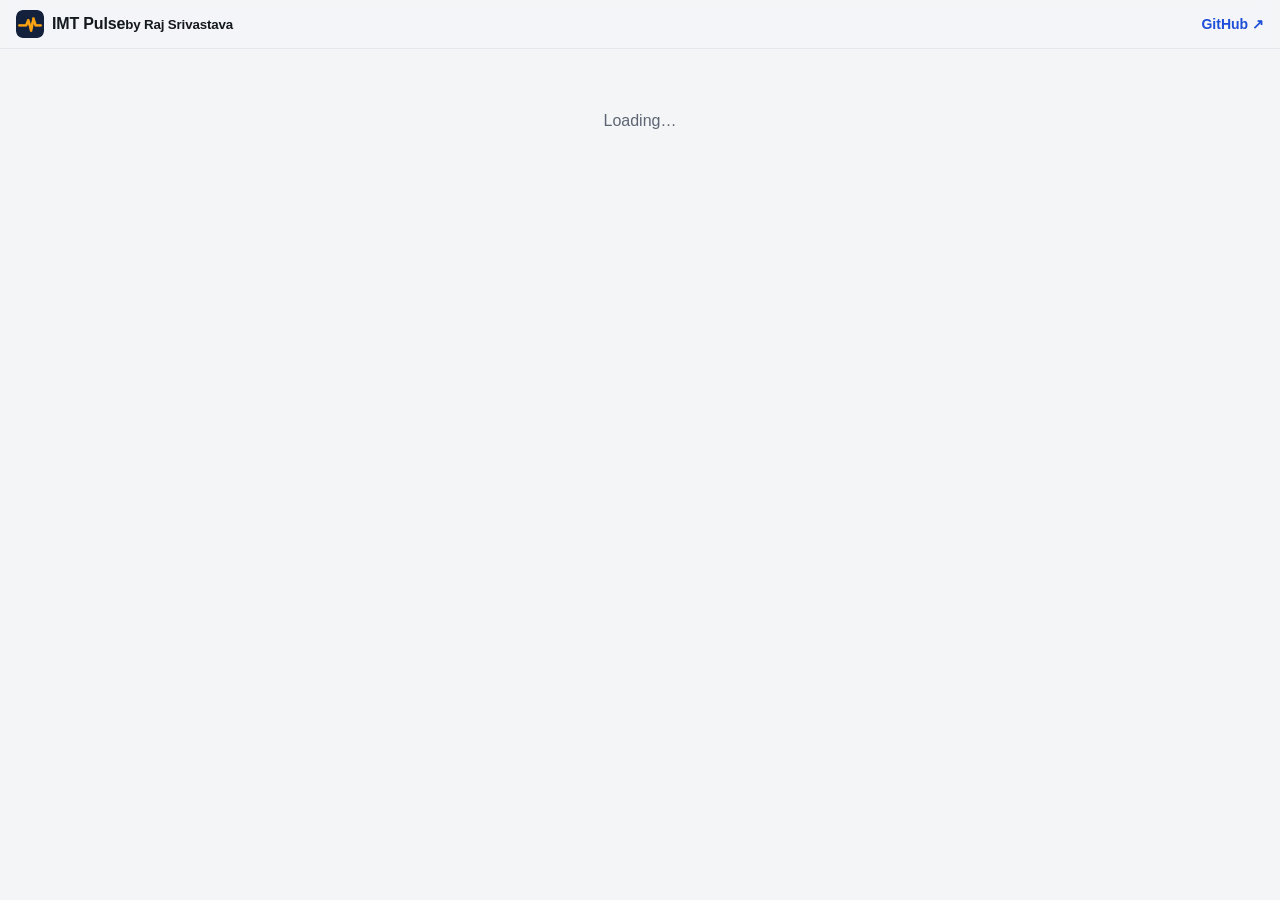
<file: index.html>
<!doctype html>
<html lang="en"><head><meta charset="utf-8"><title>IMT Pulse</title>
<meta http-equiv="refresh" content="0; url=demo/"><link rel="canonical" href="demo/"></head>
<body><a href="demo/">Open the IMT Pulse demo</a></body></html>
</file>
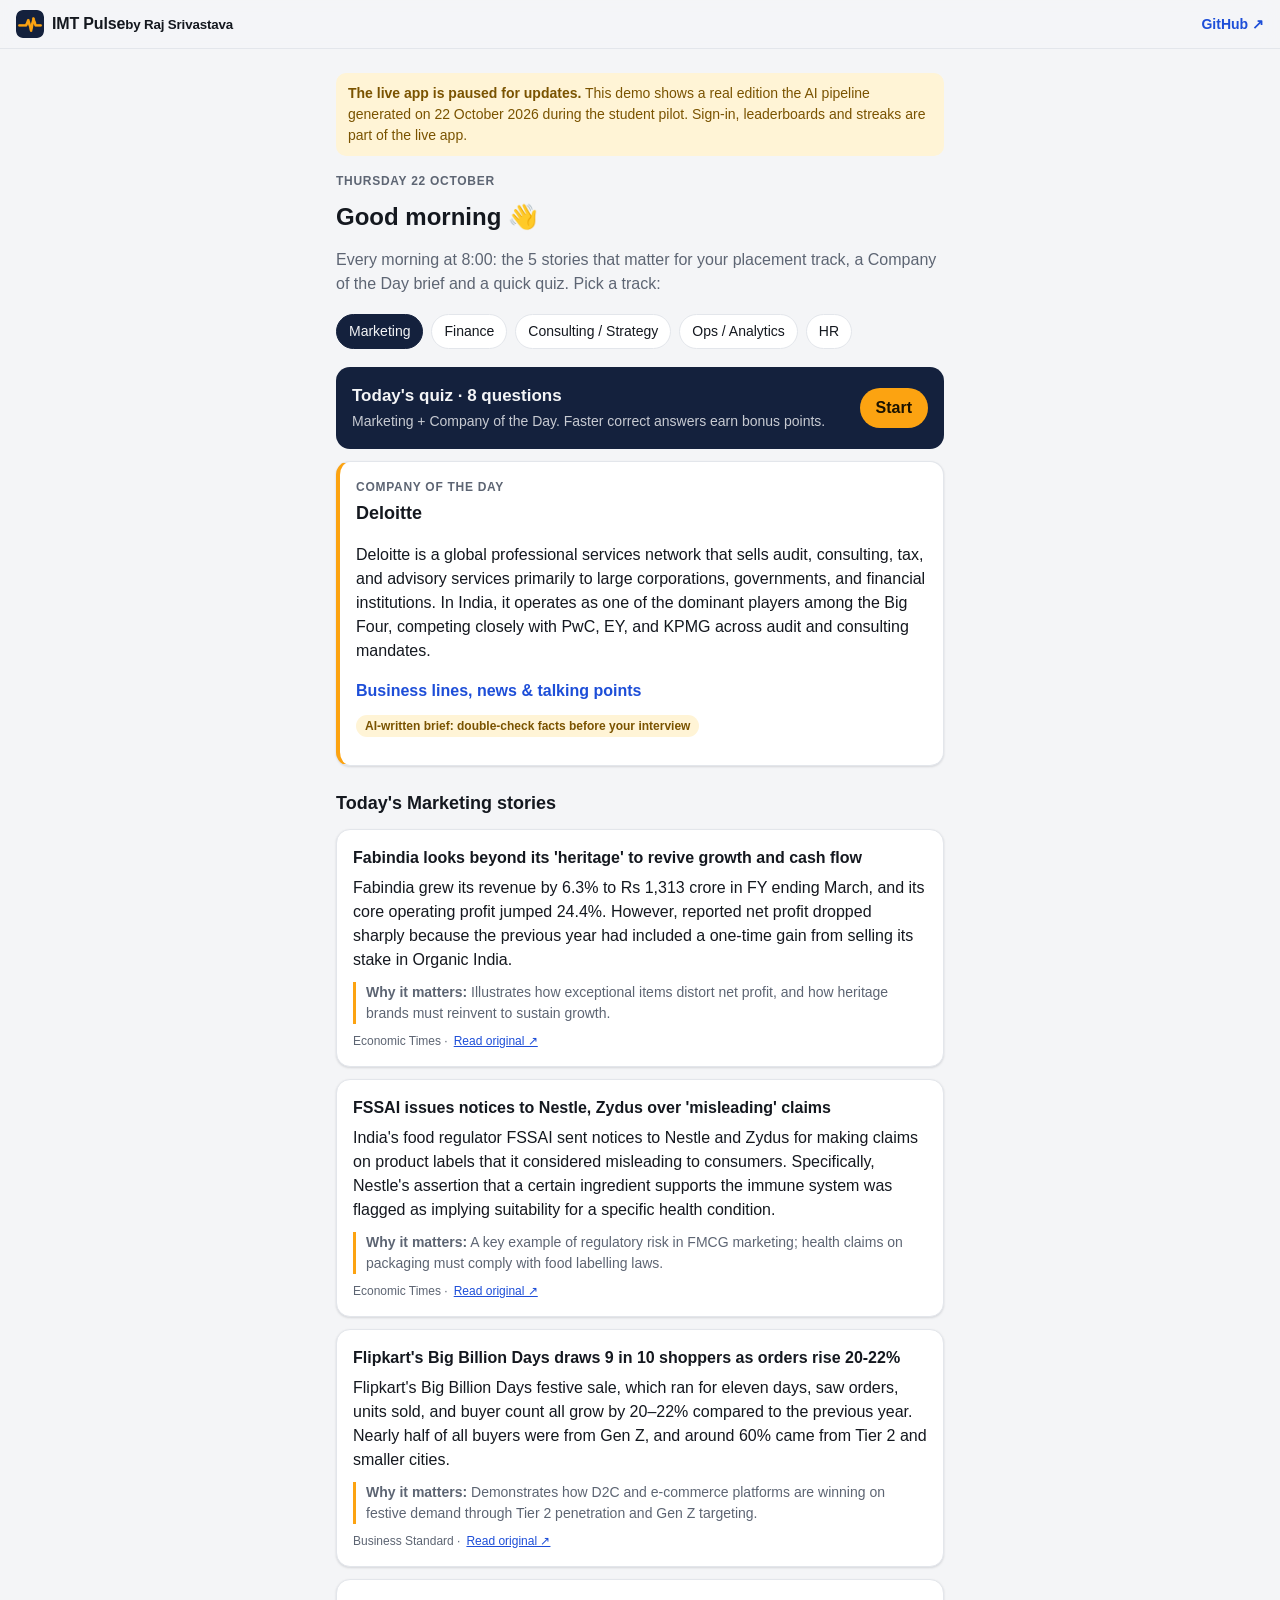
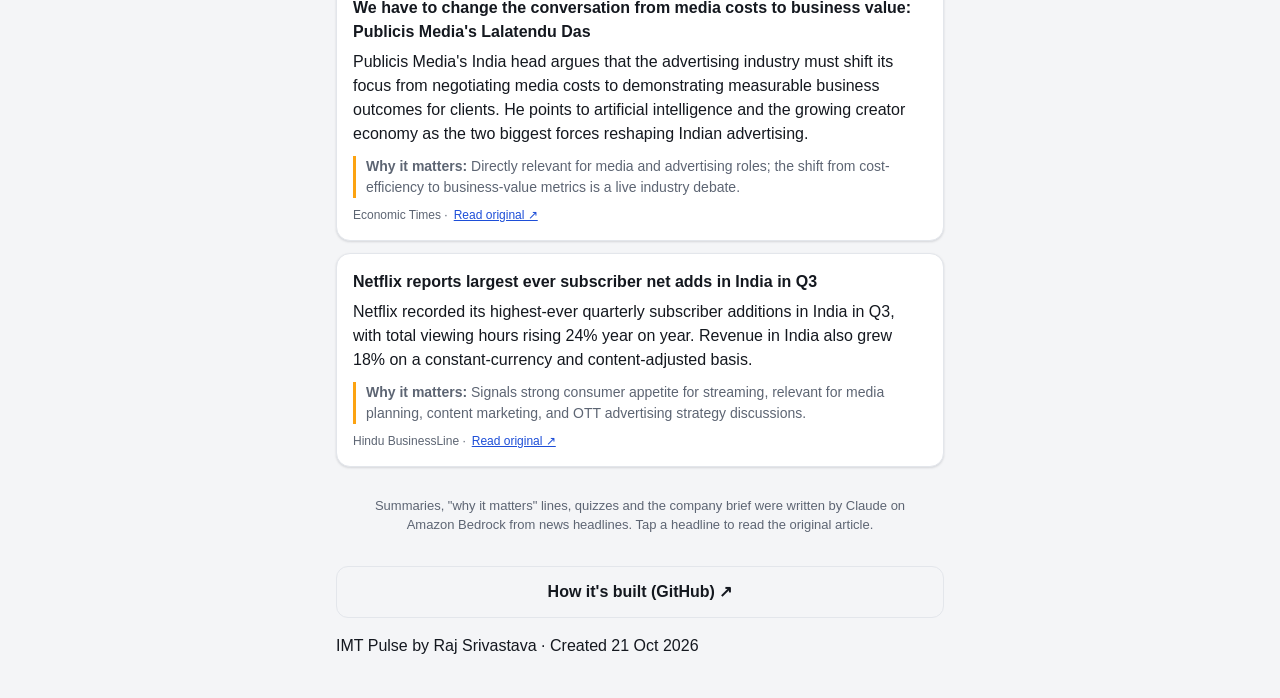
<file: demo/index.html>
<!doctype html>
<html lang="en">
<head>
  <meta charset="utf-8">
  <meta name="viewport" content="width=device-width, initial-scale=1, viewport-fit=cover">
  <title>IMT Pulse Demo</title>
  <meta name="description" content="Demo of IMT Pulse: an AI-generated daily business brief and quiz for MBA placement prep, by Raj Srivastava.">
  <meta name="theme-color" content="#14213d" media="(prefers-color-scheme: light)">
  <meta name="theme-color" content="#0d1117" media="(prefers-color-scheme: dark)">
  <link rel="icon" href="../frontend/icons/icon-192.png" type="image/png">
  <link rel="stylesheet" href="../frontend/styles.css">
  <style>body { padding-bottom: 0; } .topbar a.repo { font-size: 14px; font-weight: 600; text-decoration: none; }</style>
</head>
<body>
  <header class="topbar">
    <a href="#/" class="brand"><img src="../frontend/icons/icon-192.png" alt="" width="28" height="28"><span>IMT Pulse<small>by Raj Srivastava</small></span></a>
    <a class="repo" href="https://github.com/rajsrivastavaaa/imt-pulse">GitHub ↗</a>
  </header>
  <main id="app" aria-live="polite"><div class="center muted">Loading…</div></main>
  <script src="demo.js"></script>
</body>
</html>
</file>
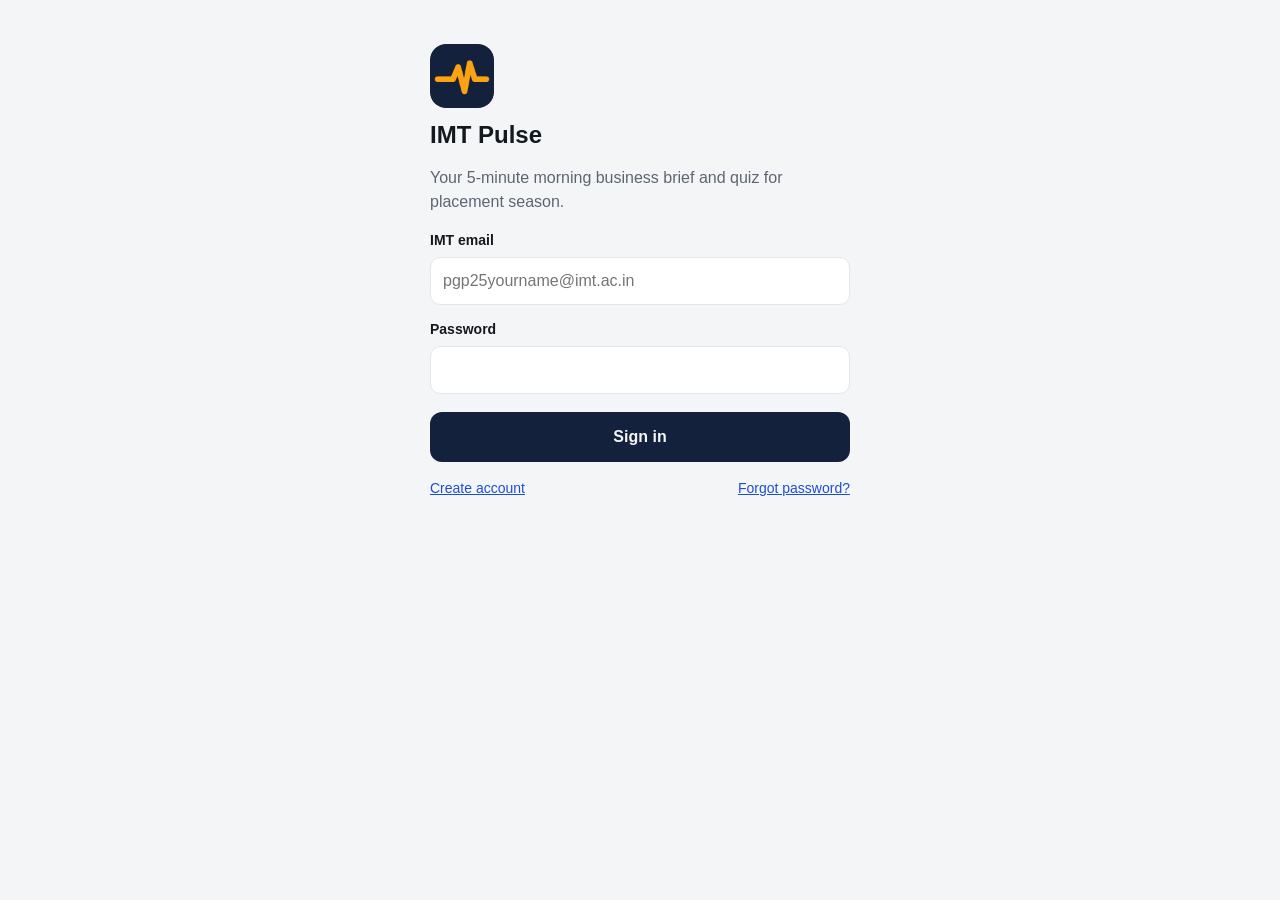
<file: frontend/index.html>
<!doctype html>
<html lang="en">
<head>
  <meta charset="utf-8">
  <meta name="viewport" content="width=device-width, initial-scale=1, viewport-fit=cover">
  <title>IMT Pulse</title>
  <meta name="description" content="Daily business news brief and quiz for IMT Ghaziabad placements">
  <meta name="theme-color" content="#14213d" media="(prefers-color-scheme: light)">
  <meta name="theme-color" content="#0d1117" media="(prefers-color-scheme: dark)">
  <link rel="manifest" href="manifest.webmanifest">
  <link rel="icon" href="icons/icon-192.png" type="image/png">
  <link rel="apple-touch-icon" href="icons/apple-touch-icon.png">
  <meta name="apple-mobile-web-app-capable" content="yes">
  <meta name="apple-mobile-web-app-status-bar-style" content="default">
  <meta name="apple-mobile-web-app-title" content="IMT Pulse">
  <link rel="stylesheet" href="styles.css">
</head>
<body>
  <header class="topbar" id="topbar" hidden>
    <a href="#/home" class="brand"><img src="icons/icon-192.png" alt="" width="28" height="28"> IMT Pulse</a>
    <span class="streak-chip" id="streakChip" hidden></span>
  </header>
  <main id="app" aria-live="polite"><div class="center muted">Loading…</div></main>
  <nav class="tabbar" id="tabbar" hidden>
    <a href="#/home" data-tab="home"><svg viewBox="0 0 24 24"><path d="M4 5h16M4 10h16M4 15h10M4 20h7"/></svg>Today</a>
    <a href="#/quiz" data-tab="quiz"><svg viewBox="0 0 24 24"><circle cx="12" cy="12" r="9"/><path d="M9.5 9.5a2.5 2.5 0 1 1 3.5 2.3c-.6.3-1 .9-1 1.6V14M12 17.5v.01"/></svg>Quiz</a>
    <a href="#/leaderboard" data-tab="leaderboard"><svg viewBox="0 0 24 24"><path d="M5 20v-6M12 20V5M19 20v-9"/></svg>Ranks</a>
    <a href="#/profile" data-tab="profile"><svg viewBox="0 0 24 24"><circle cx="12" cy="8" r="4"/><path d="M4 21c1.5-4 4.5-6 8-6s6.5 2 8 6"/></svg>Me</a>
    <a href="#/admin" data-tab="admin" id="adminTab" hidden><svg viewBox="0 0 24 24"><path d="M12 15a3 3 0 1 0 0-6 3 3 0 0 0 0 6z"/><path d="M19 12a7 7 0 0 0-.1-1.2l2-1.6-2-3.4-2.4 1a7 7 0 0 0-2-1.2L14 3h-4l-.5 2.6a7 7 0 0 0-2 1.2l-2.4-1-2 3.4 2 1.6a7 7 0 0 0 0 2.4l-2 1.6 2 3.4 2.4-1a7 7 0 0 0 2 1.2L10 21h4l.5-2.6a7 7 0 0 0 2-1.2l2.4 1 2-3.4-2-1.6c.1-.4.1-.8.1-1.2z"/></svg>Admin</a>
  </nav>
  <div class="toast" id="toast" role="status" hidden></div>
  <script src="config.js"></script>
  <script src="auth.js"></script>
  <script src="app.js"></script>
  <script src="admin.js"></script>
</body>
</html>
</file>
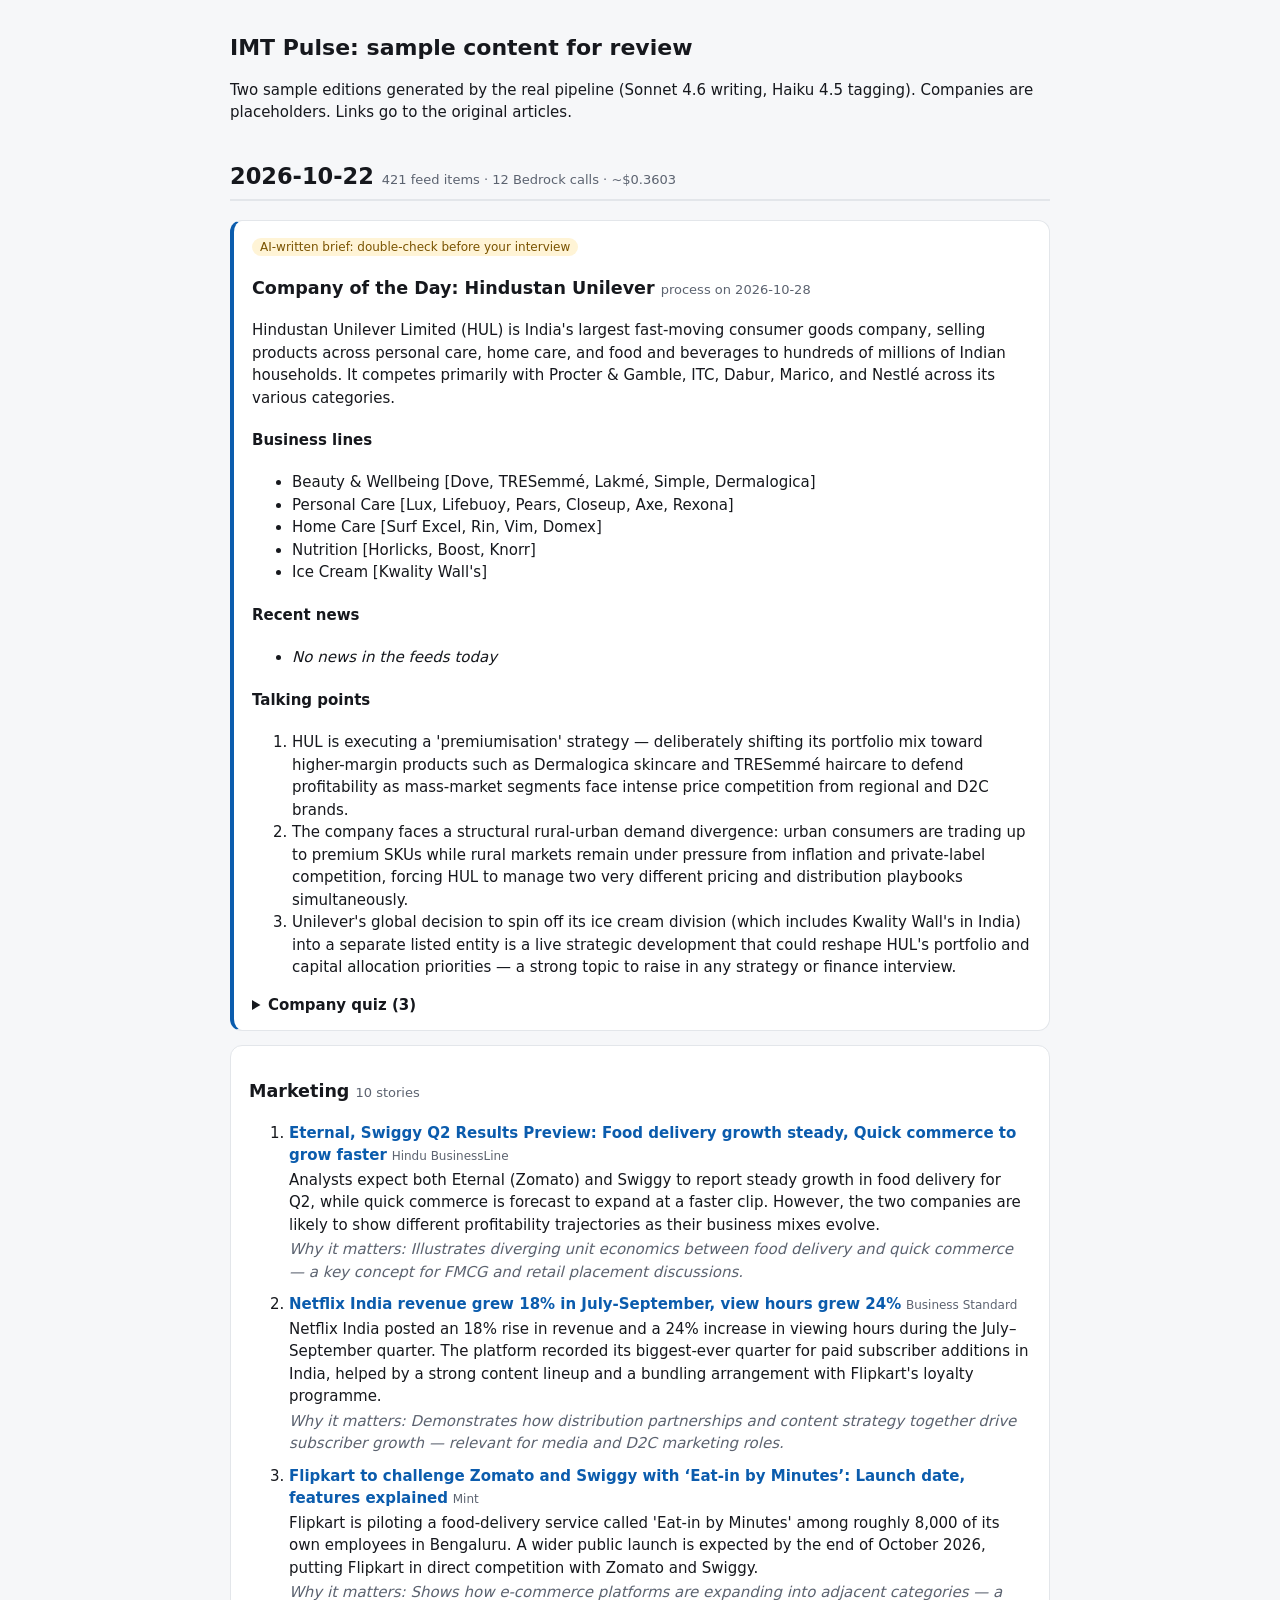
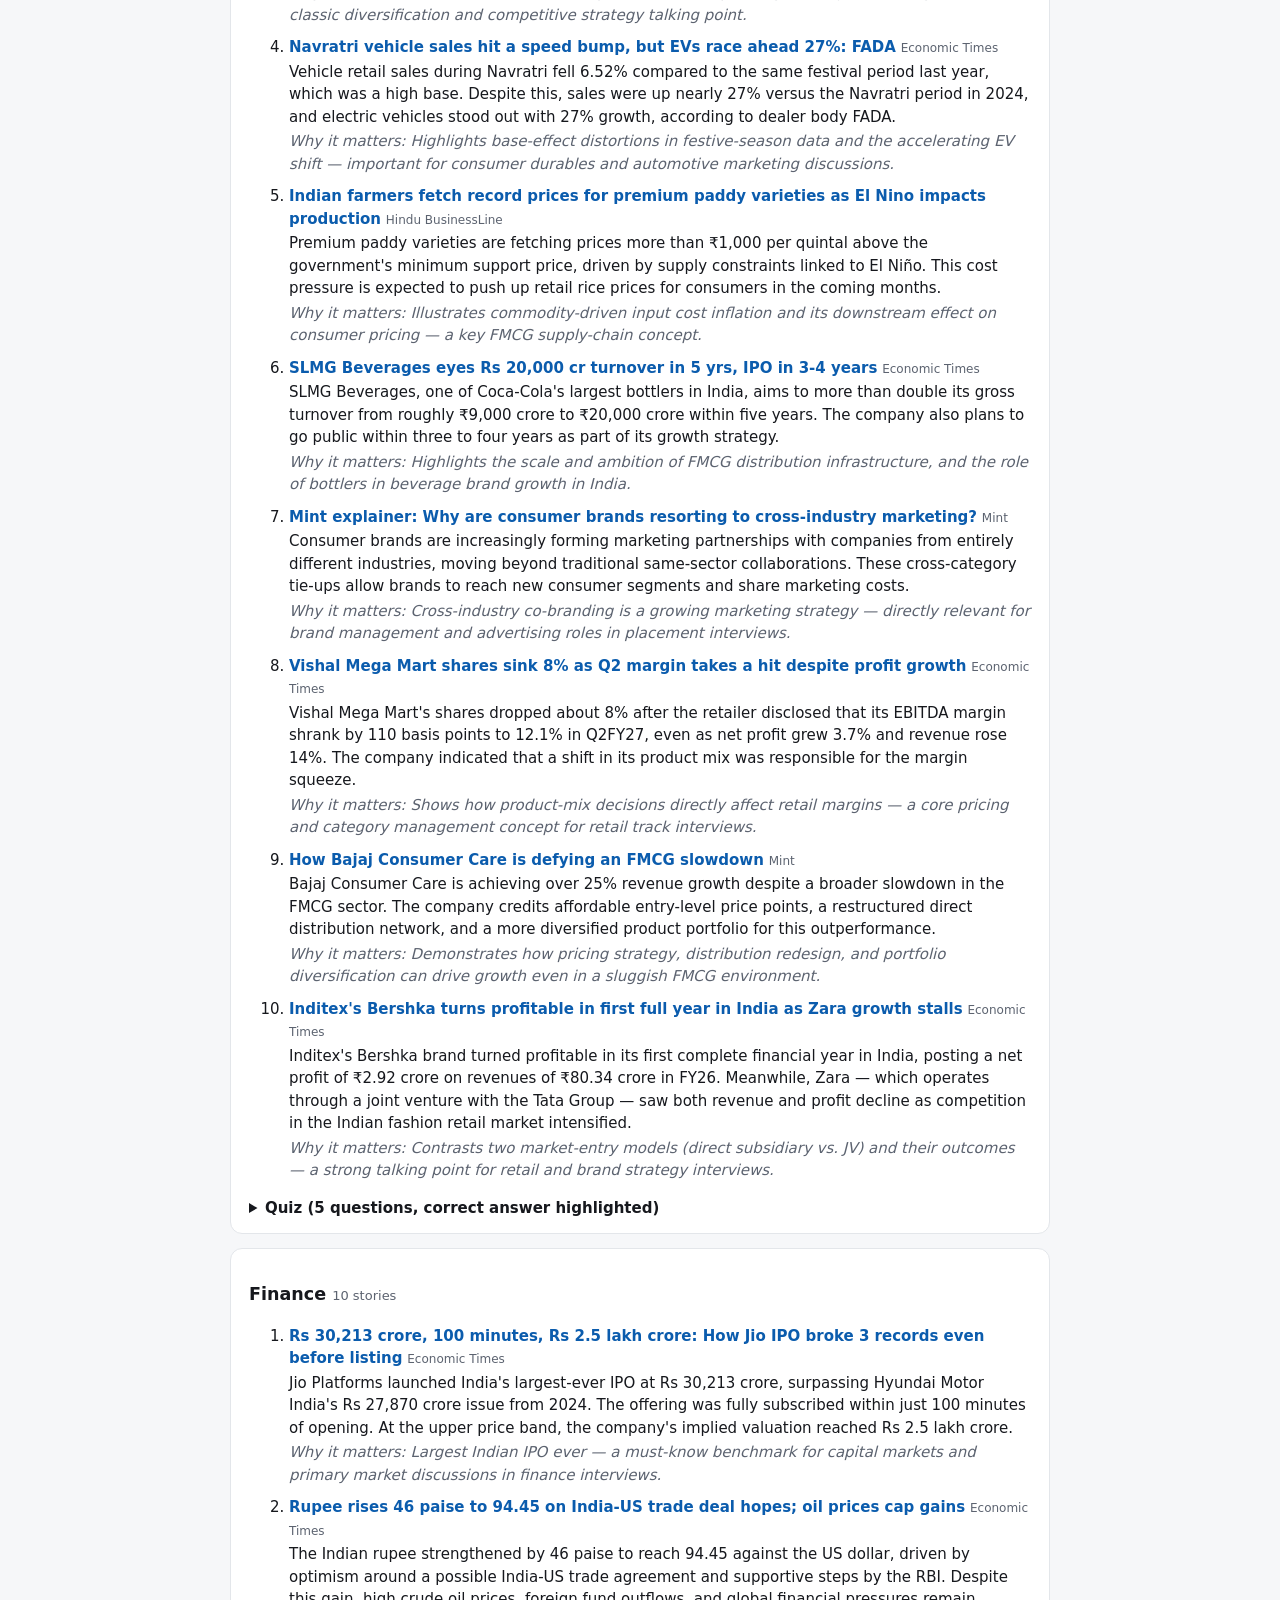
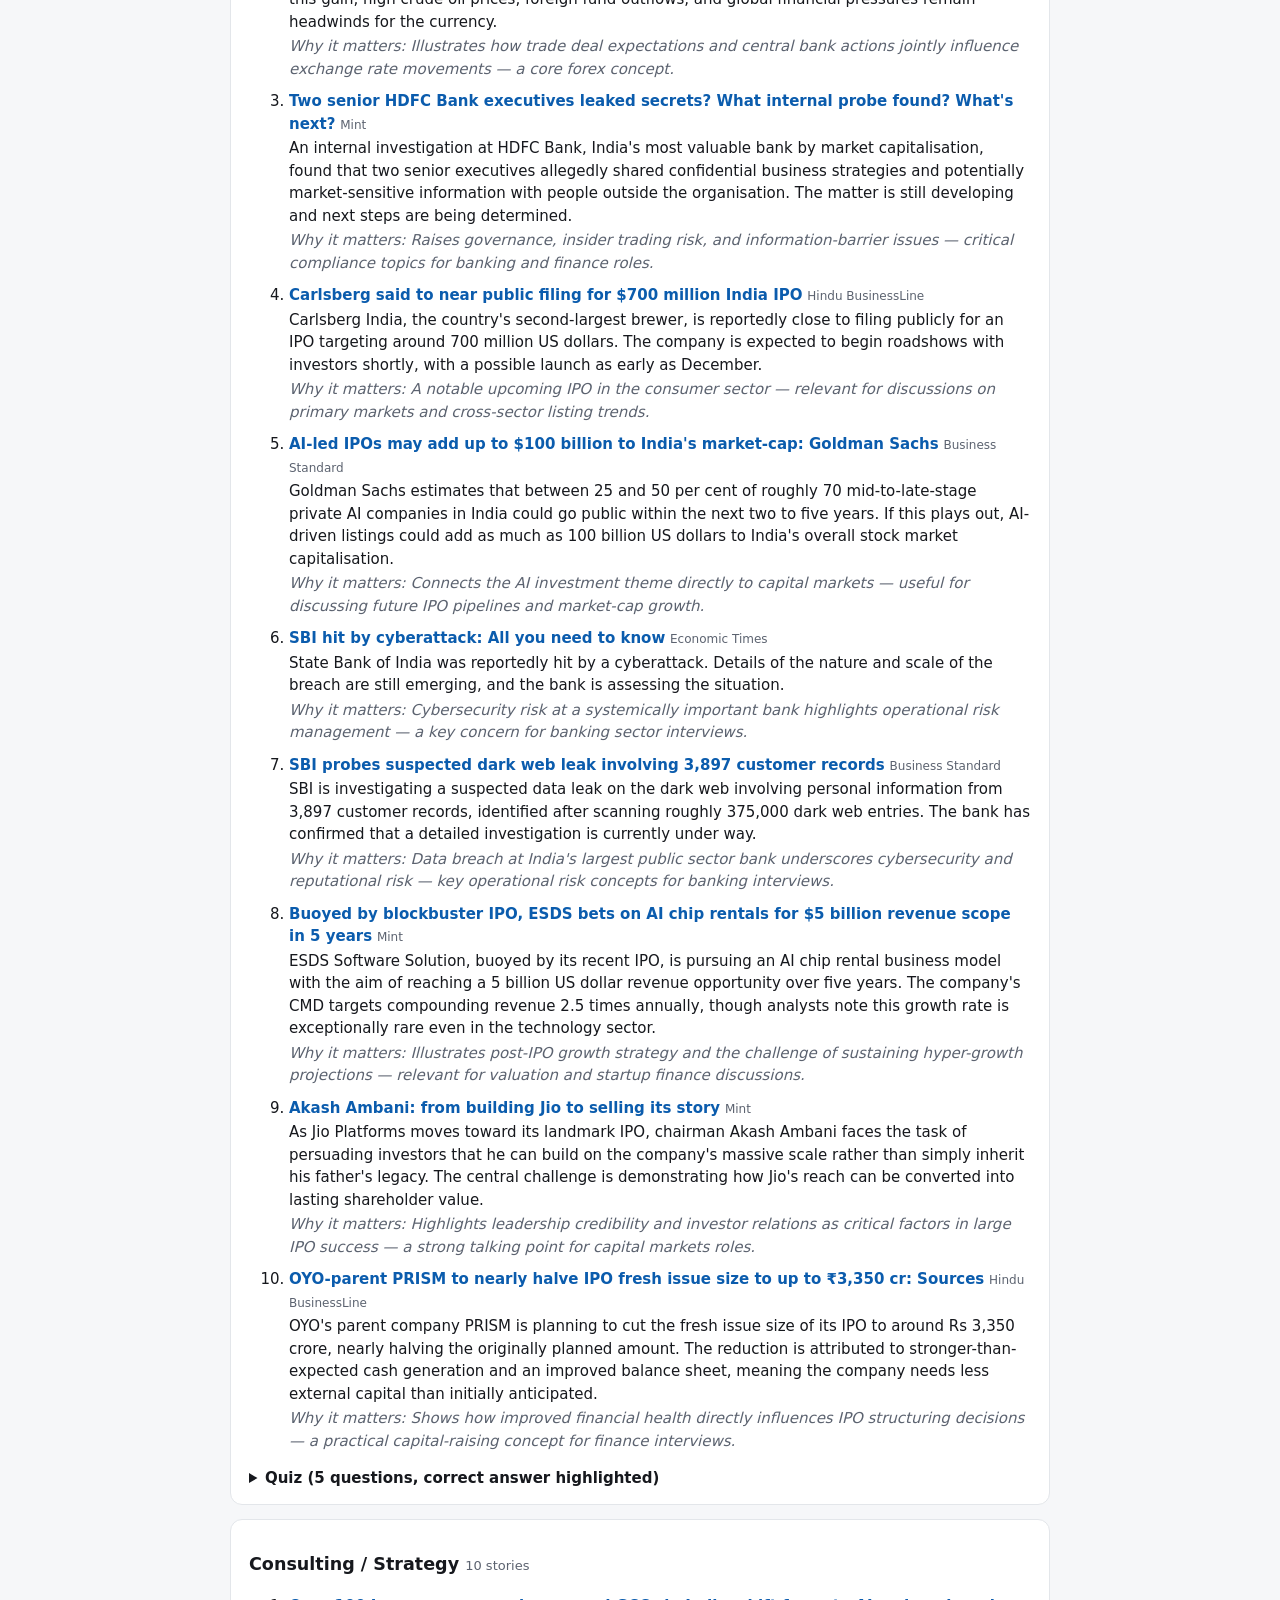
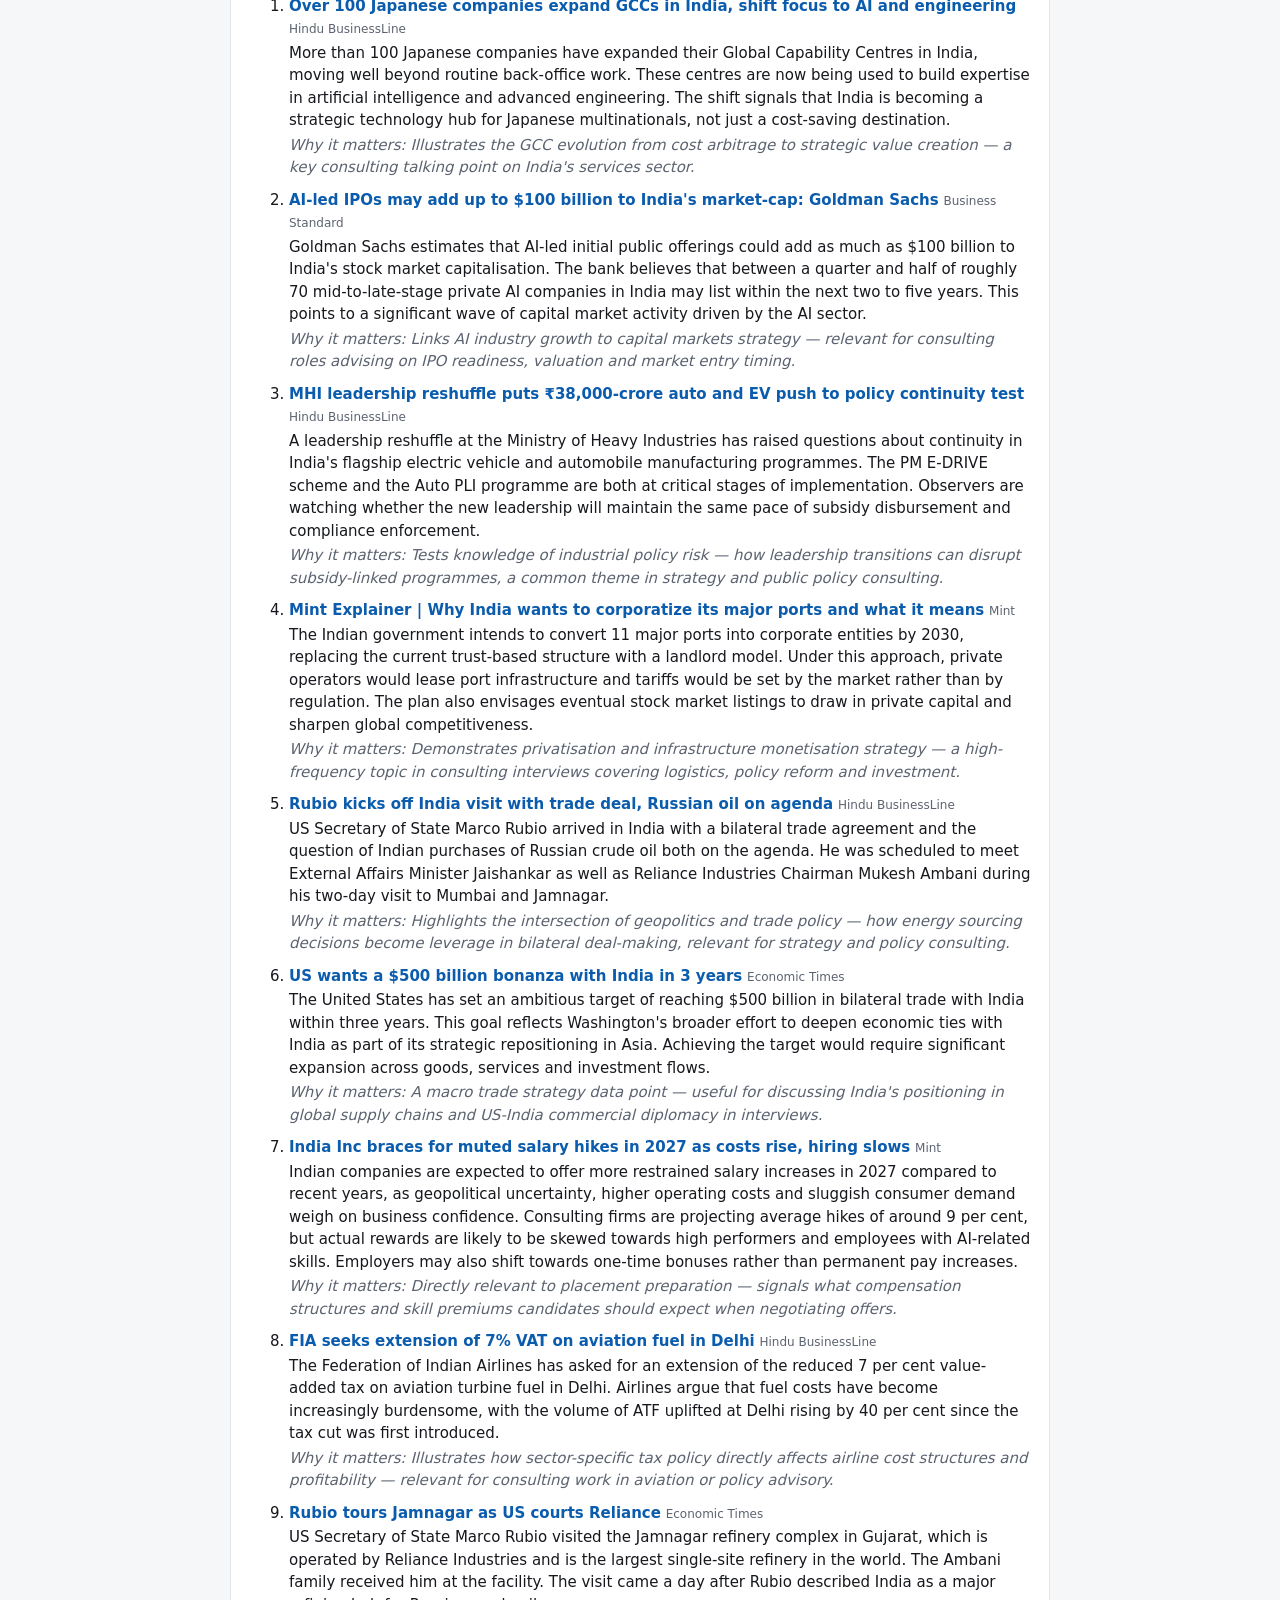
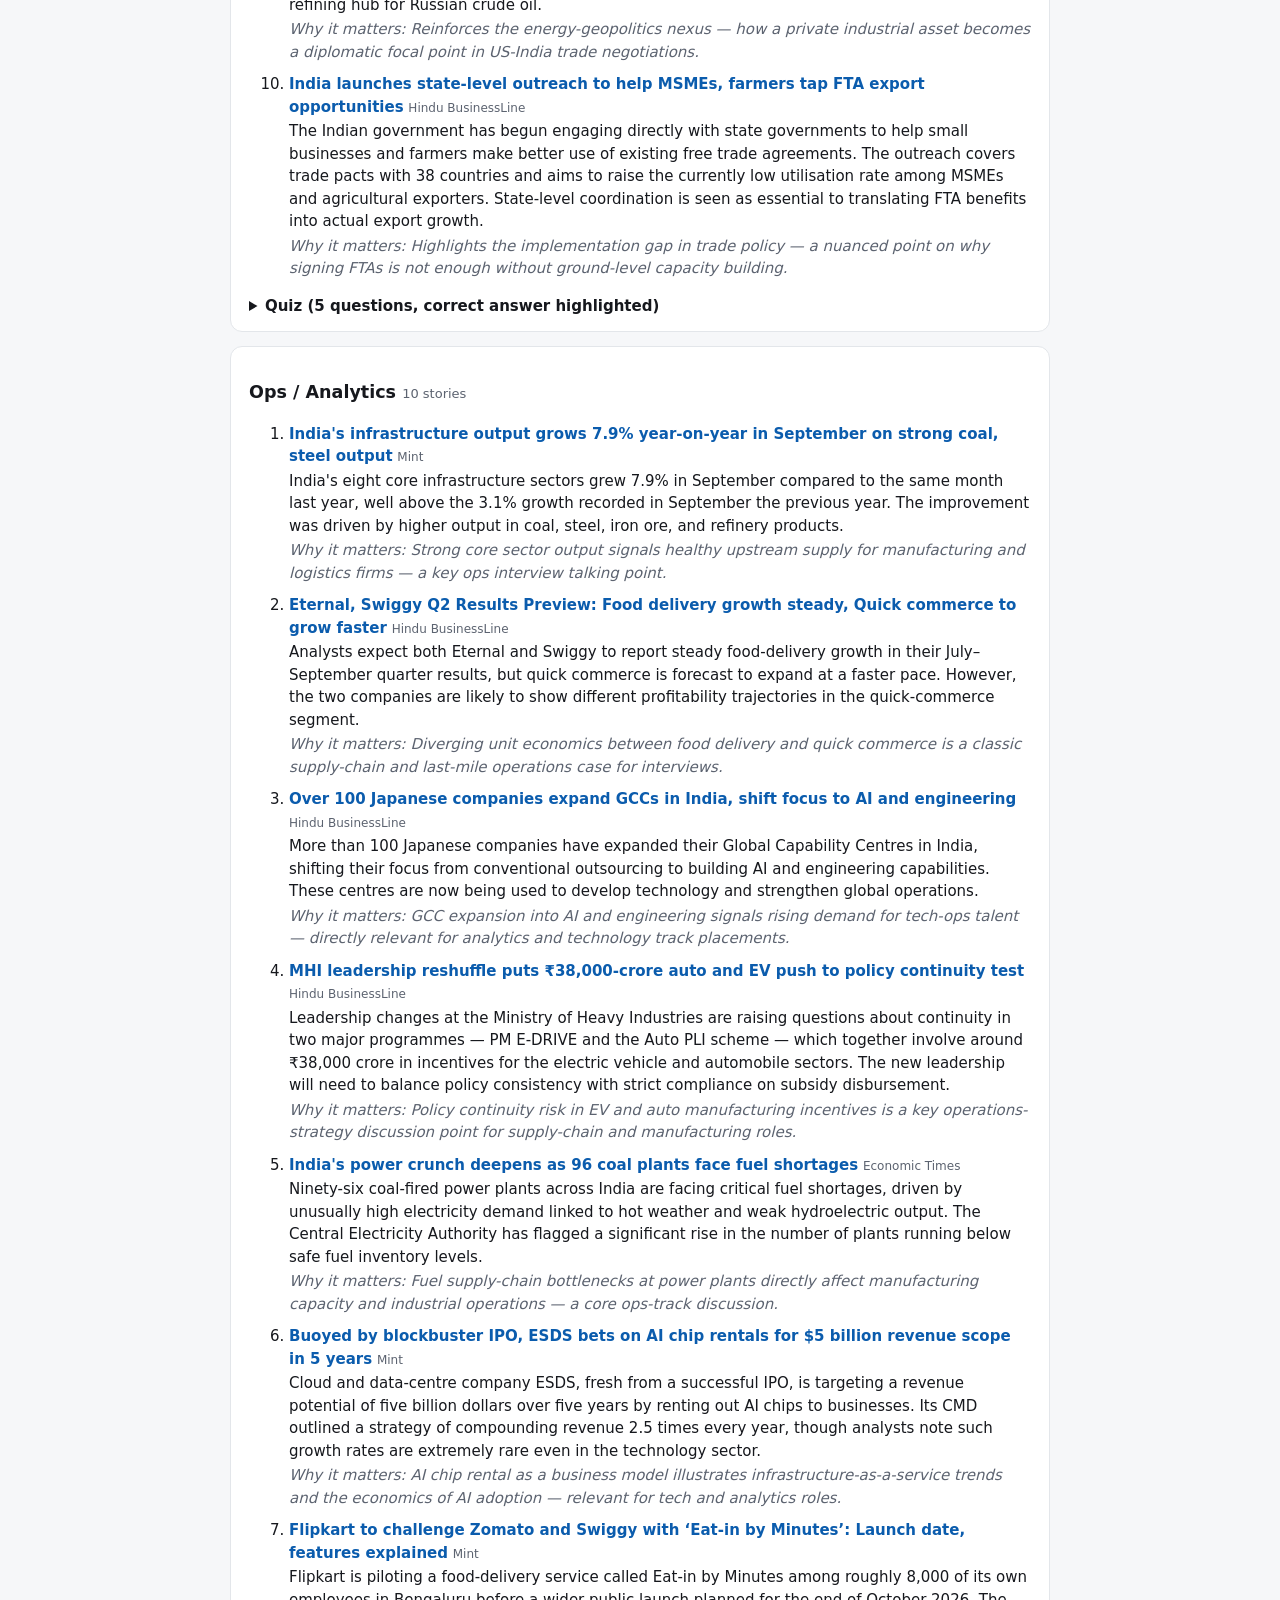
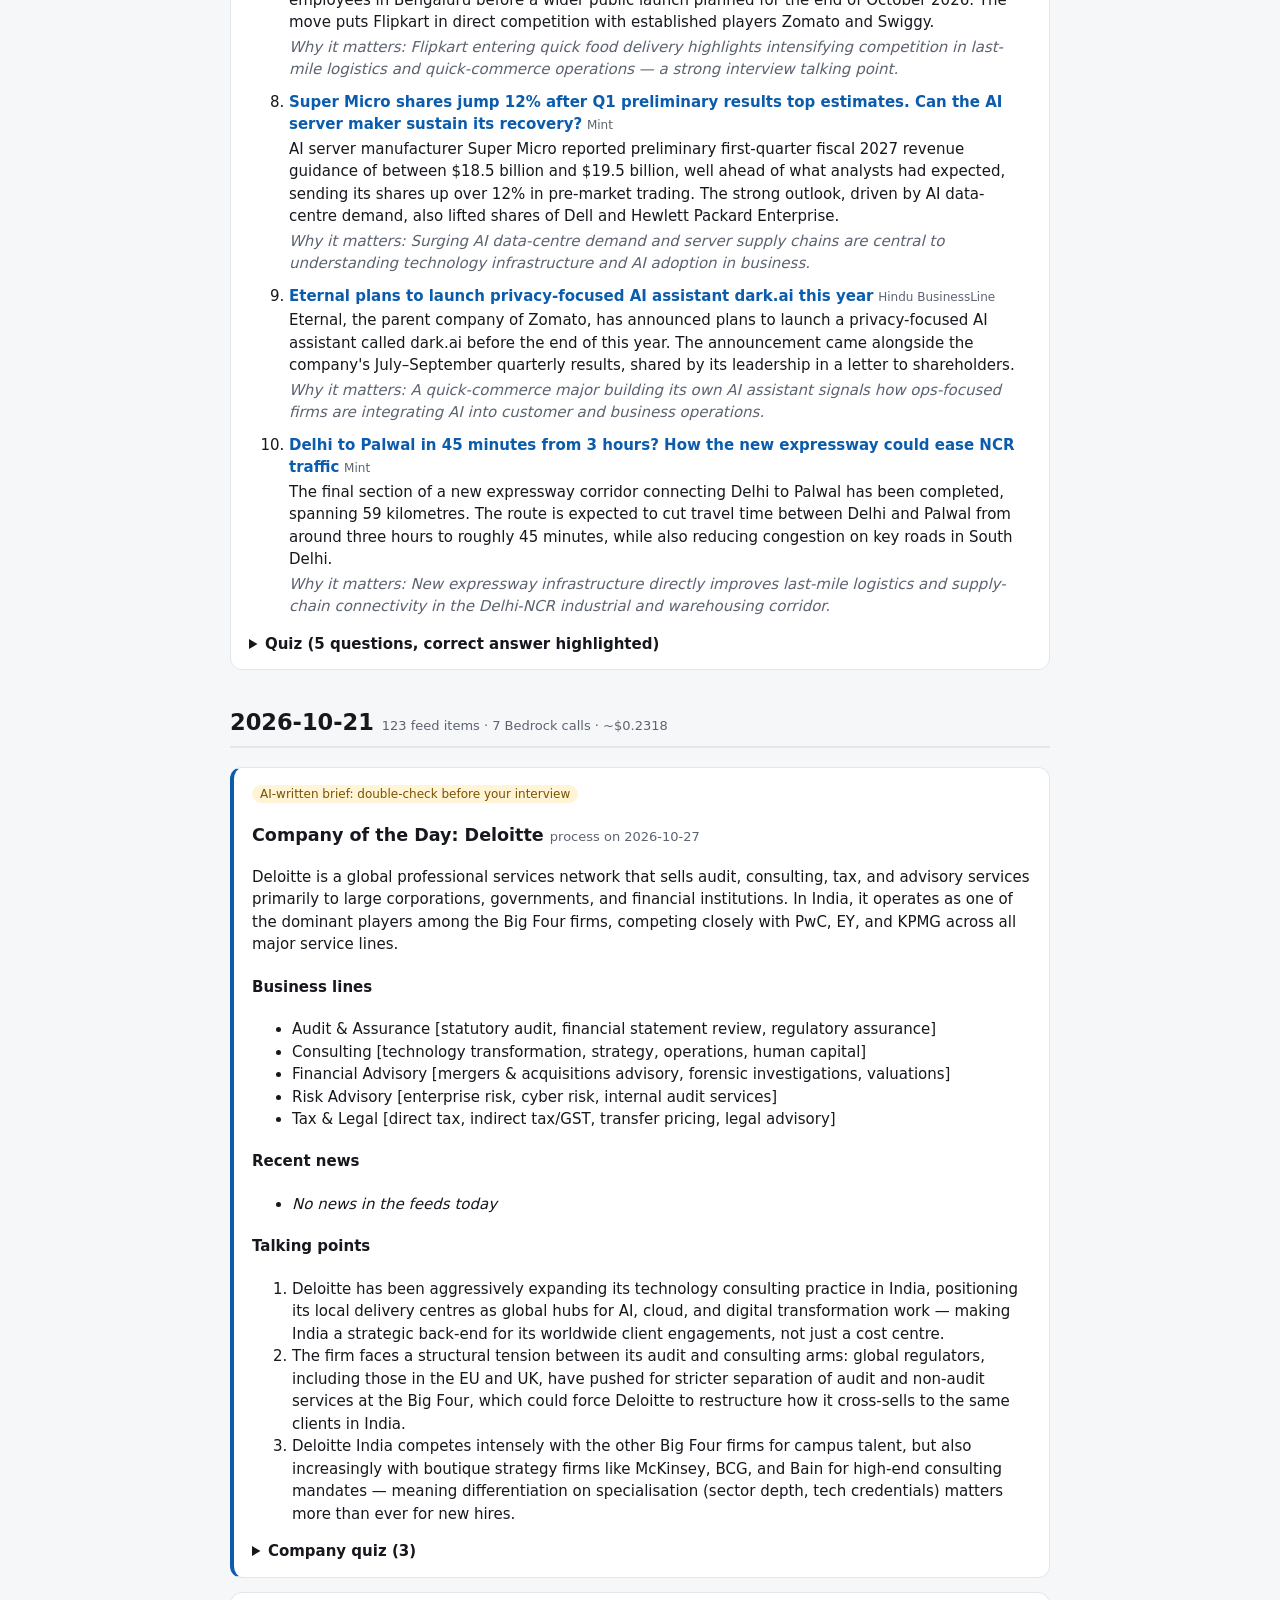
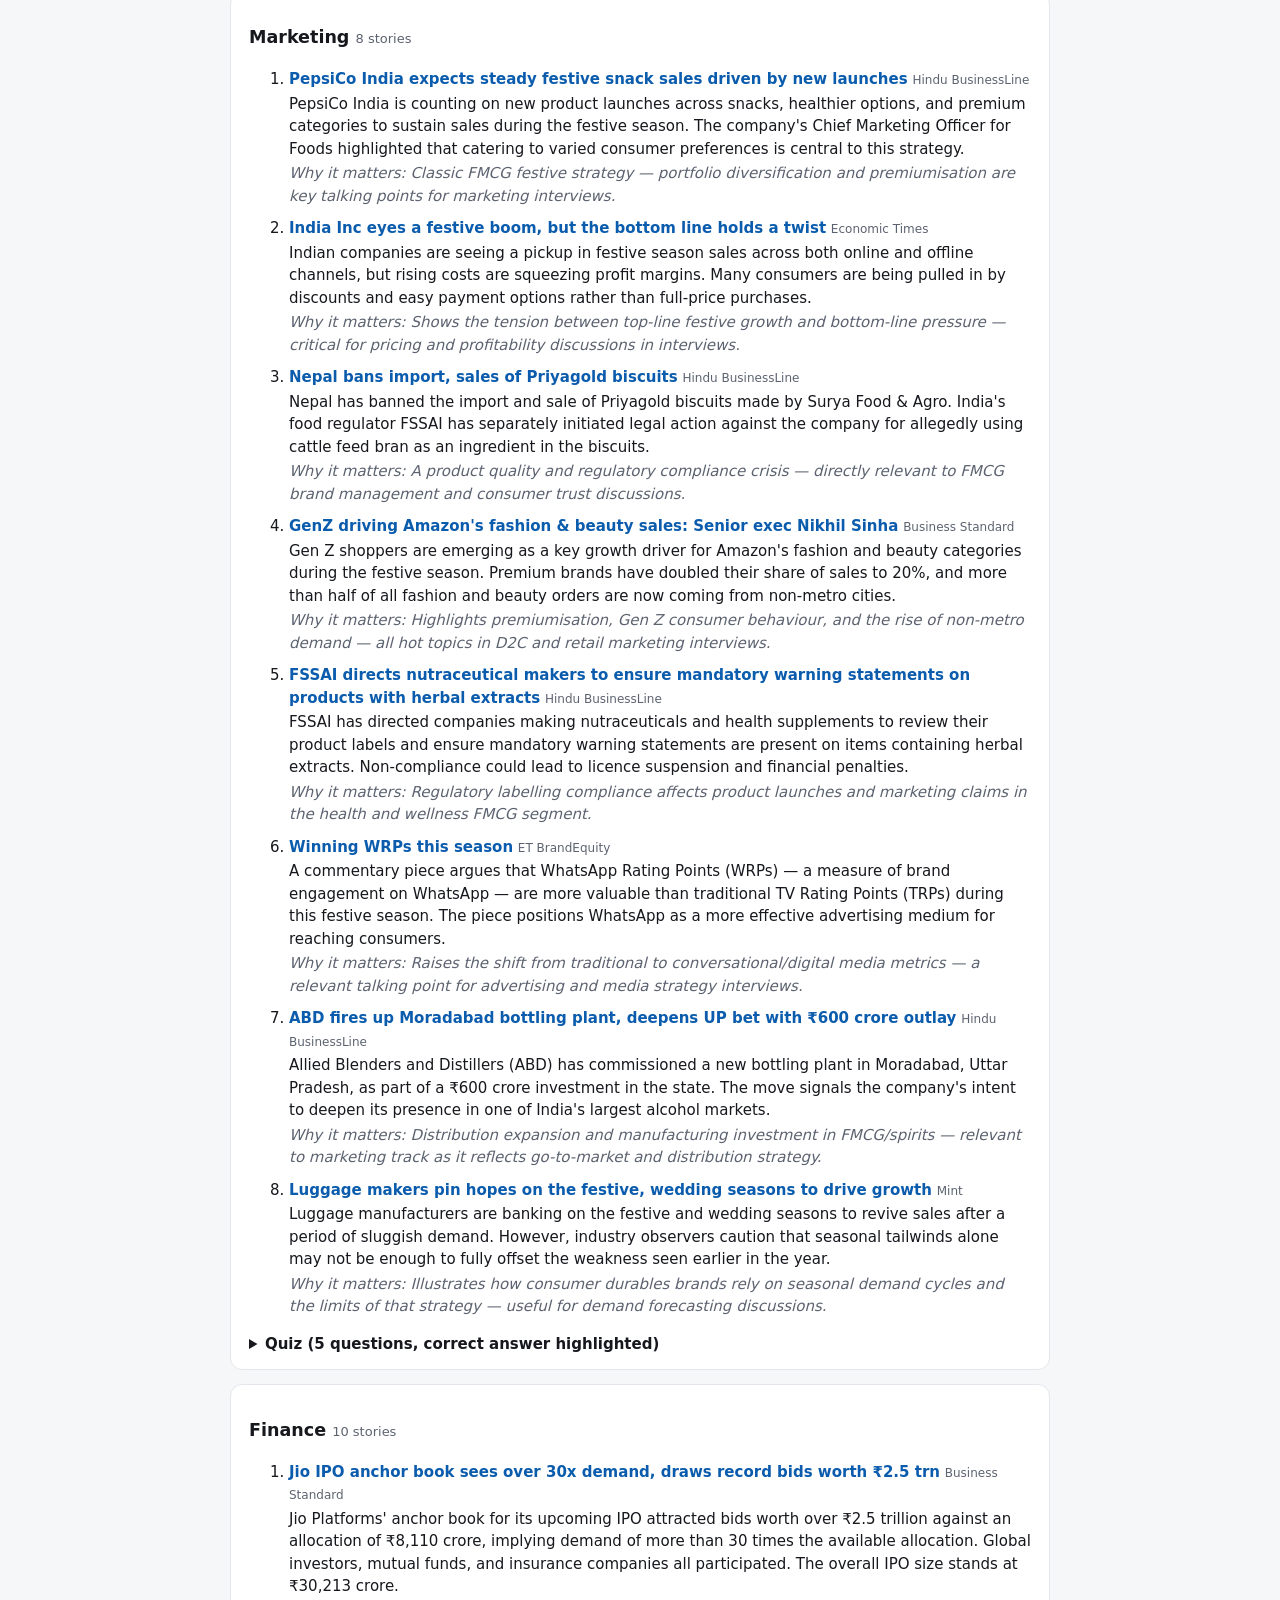
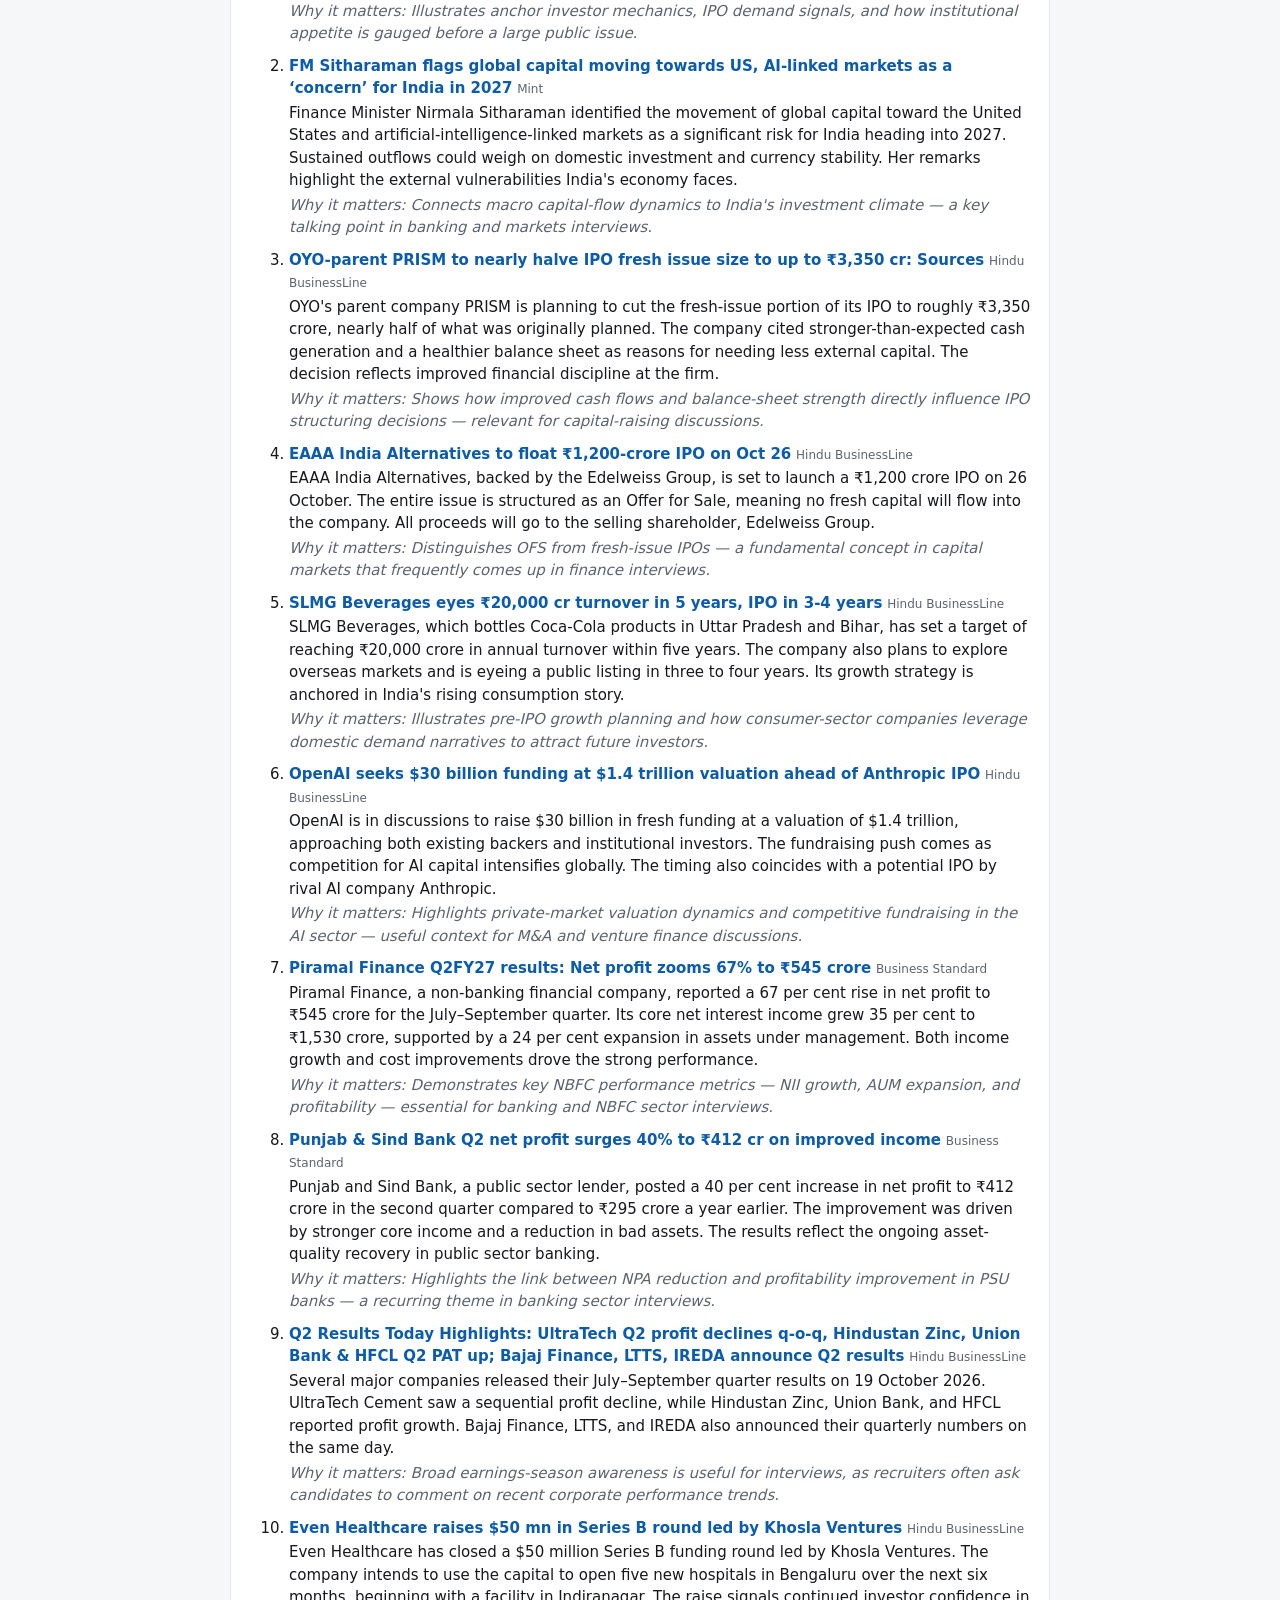
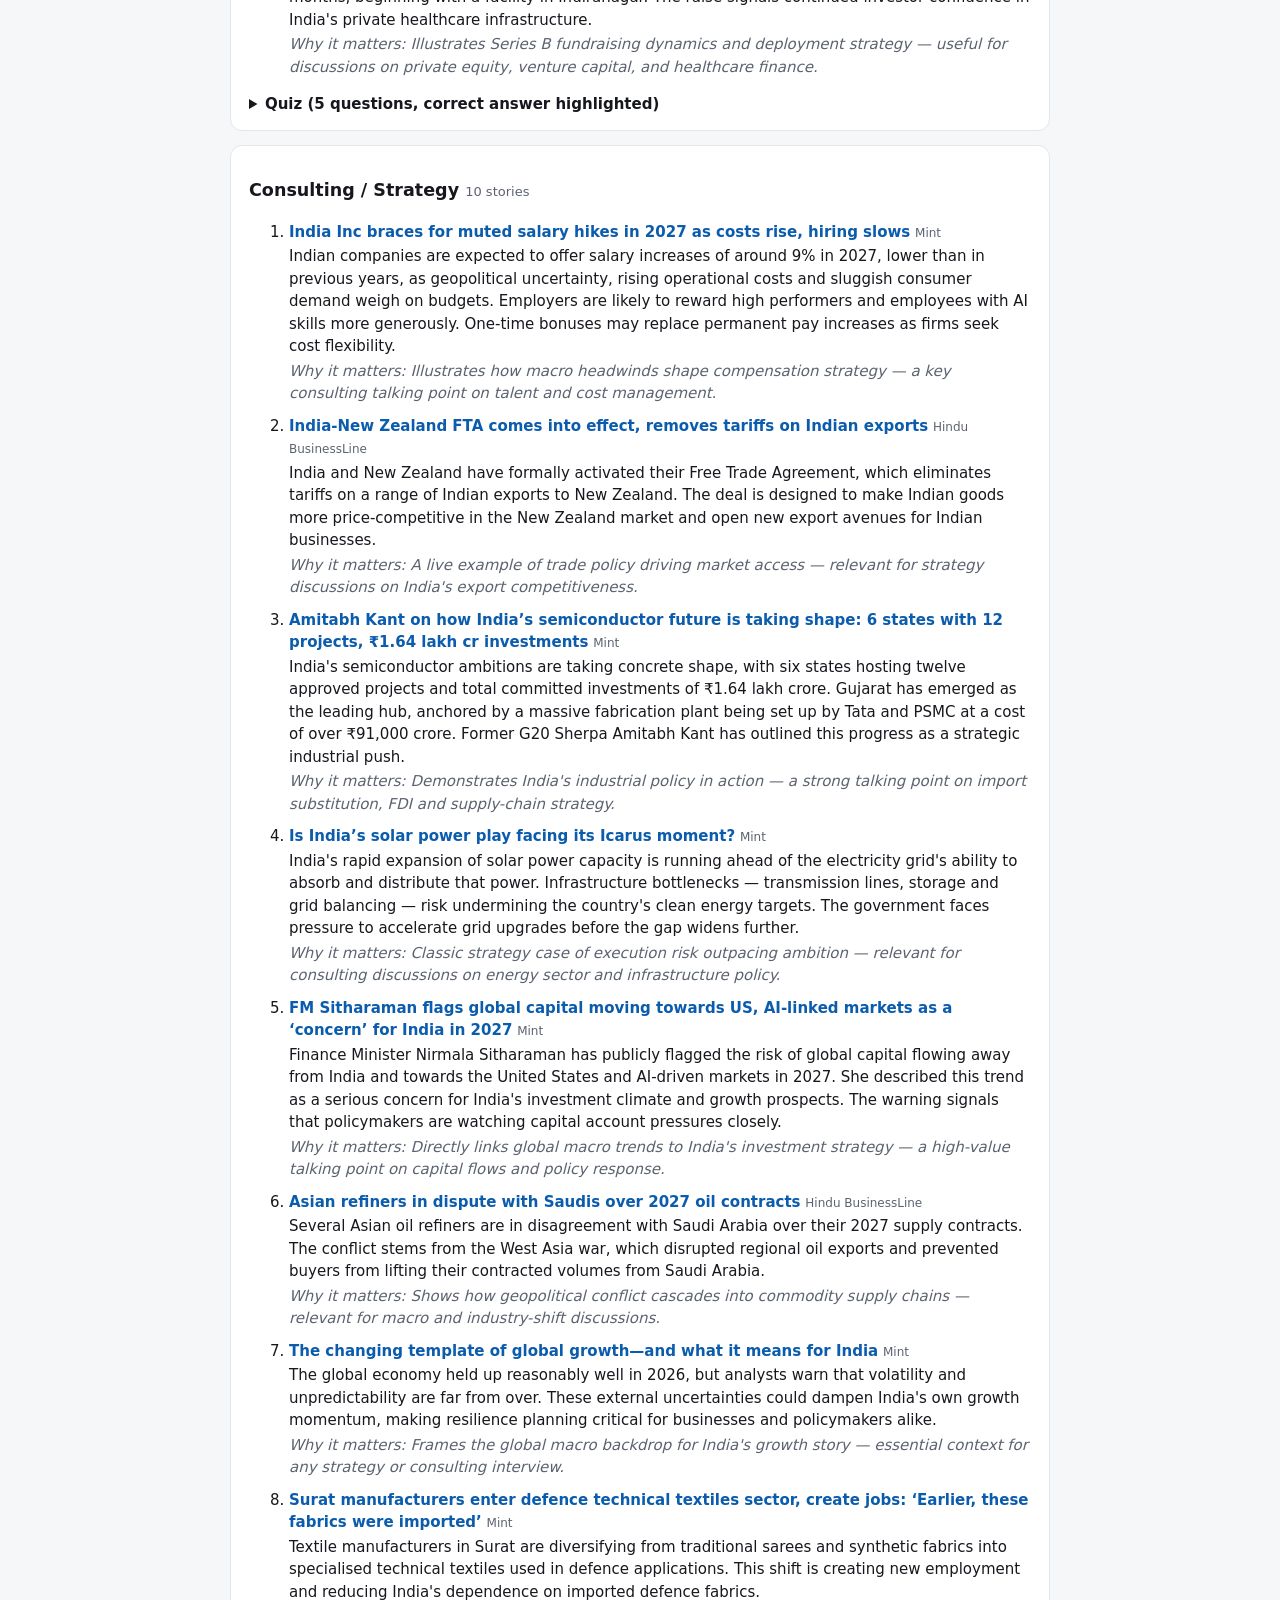
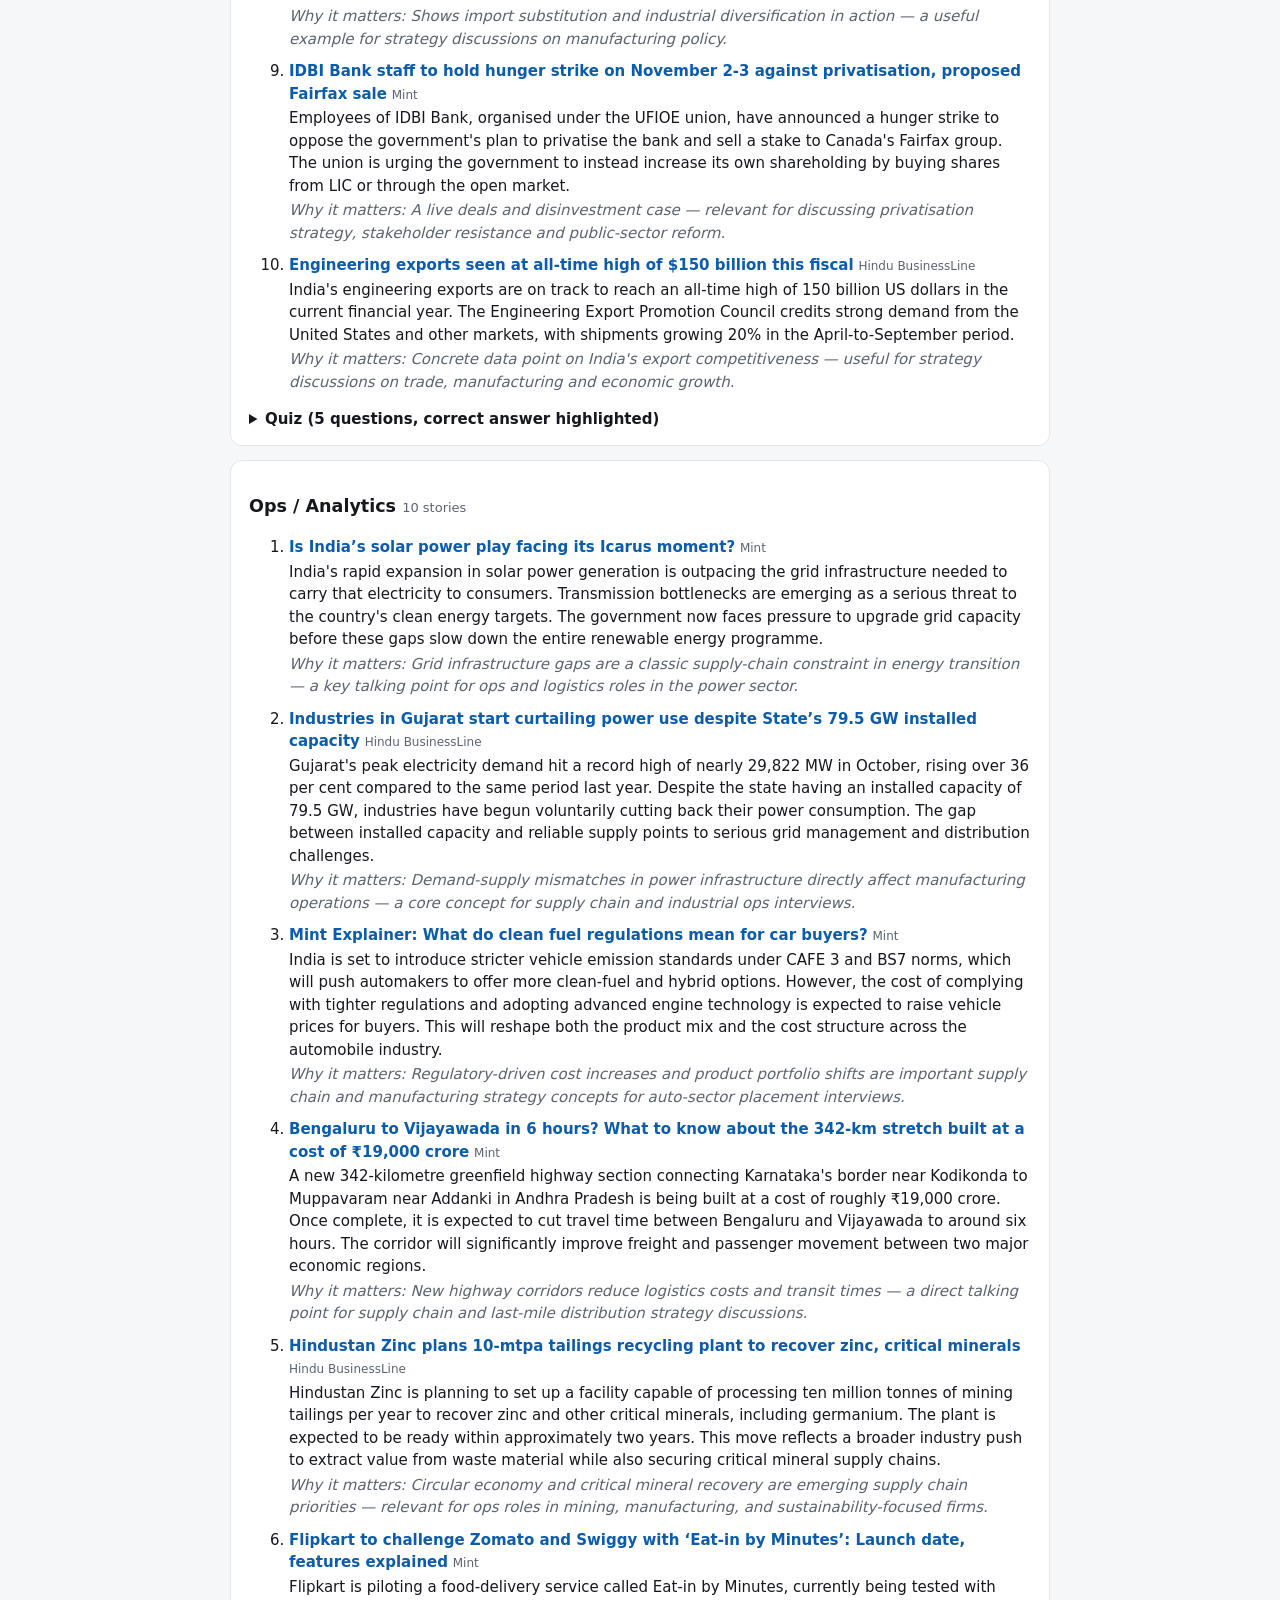
<file: samples/review.html>
<!doctype html><html><head><meta charset="utf-8"><meta name="viewport" content="width=device-width,initial-scale=1">
<title>IMT Pulse sample review</title><style>
:root{--bg:#f6f7f9;--card:#fff;--ink:#16181d;--mut:#5c6370;--acc:#0b5cad;--ok:#e3f4e8;--okb:#1f8a4c;--warn:#b3261e;--line:#e3e6ea}
@media (prefers-color-scheme:dark){:root{--bg:#111316;--card:#1b1e23;--ink:#e8eaed;--mut:#9aa0a6;--acc:#7cb4ff;--ok:#16301f;--okb:#5fd08a;--warn:#ff8a80;--line:#2c3037}}
body{margin:0;background:var(--bg);color:var(--ink);font:15px/1.5 -apple-system,system-ui,sans-serif}
main{max-width:820px;margin:0 auto;padding:16px} h1{font-size:22px} h2{margin-top:36px;border-bottom:2px solid var(--line);padding-bottom:6px}
small{color:var(--mut);font-weight:400;font-size:13px} .card{background:var(--card);border:1px solid var(--line);border-radius:12px;padding:14px 18px;margin:14px 0}
.co{border-left:4px solid var(--acc)} .badge{font-size:12px;background:#fff4d6;color:#7a5300;padding:2px 8px;border-radius:99px}
@media (prefers-color-scheme:dark){.badge{background:#3d3210;color:#ffd77a}}
a{color:var(--acc);text-decoration:none;font-weight:600} .src{color:var(--mut);font-size:12px} .stories li{margin-bottom:10px} .stories p{margin:2px 0}
.why{color:var(--mut);font-style:italic} .q{margin:10px 0} .q ol{margin:4px 0} .q li.ok{background:var(--ok);color:var(--okb);font-weight:600;border-radius:4px}
.ex{color:var(--mut);margin:2px 0 0} .err{color:var(--warn);font-weight:600} summary{cursor:pointer;font-weight:600;margin-top:8px}
</style></head><body><main><h1>IMT Pulse: sample content for review</h1>
<p>Two sample editions generated by the real pipeline (Sonnet 4.6 writing, Haiku 4.5 tagging). Companies are placeholders. Links go to the original articles.</p>
<h2>2026-10-22 <small>421 feed items · 12 Bedrock calls · ~$0.3603</small></h2><section class="card co"><span class="badge">AI-written brief: double-check before your interview</span><h3>Company of the Day: Hindustan Unilever <small>process on 2026-10-28</small></h3><p>Hindustan Unilever Limited (HUL) is India&#x27;s largest fast-moving consumer goods company, selling products across personal care, home care, and food and beverages to hundreds of millions of Indian households. It competes primarily with Procter &amp; Gamble, ITC, Dabur, Marico, and Nestlé across its various categories.</p><h4>Business lines</h4><ul><li>Beauty &amp; Wellbeing [Dove, TRESemmé, Lakmé, Simple, Dermalogica]</li><li>Personal Care [Lux, Lifebuoy, Pears, Closeup, Axe, Rexona]</li><li>Home Care [Surf Excel, Rin, Vim, Domex]</li><li>Nutrition [Horlicks, Boost, Knorr]</li><li>Ice Cream [Kwality Wall&#x27;s]</li></ul><h4>Recent news</h4><ul><li><i>No news in the feeds today</i></li></ul><h4>Talking points</h4><ol><li>HUL is executing a &#x27;premiumisation&#x27; strategy — deliberately shifting its portfolio mix toward higher-margin products such as Dermalogica skincare and TRESemmé haircare to defend profitability as mass-market segments face intense price competition from regional and D2C brands.</li><li>The company faces a structural rural-urban demand divergence: urban consumers are trading up to premium SKUs while rural markets remain under pressure from inflation and private-label competition, forcing HUL to manage two very different pricing and distribution playbooks simultaneously.</li><li>Unilever&#x27;s global decision to spin off its ice cream division (which includes Kwality Wall&#x27;s in India) into a separate listed entity is a live strategic development that could reshape HUL&#x27;s portfolio and capital allocation priorities — a strong topic to raise in any strategy or finance interview.</li></ol><details><summary>Company quiz (3)</summary><div class="q"><b>Q1. Which HUL brand sits in the Beauty &amp; Wellbeing segment rather than Personal Care?</b><ol type="A"><li class="">Closeup toothpaste</li><li class="">Lifebuoy handwash</li><li class="">Lux soap</li><li class="ok">TRESemmé shampoo</li></ol><p class="ex">TRESemmé is a premium haircare brand classified under HUL&#x27;s Beauty &amp; Wellbeing segment, whereas Lux, Closeup, and Lifebuoy all sit within the Personal Care segment.</p></div><div class="q"><b>Q2. Which brand did HUL acquire to strengthen its nutrition segment?</b><ol type="A"><li class="">Bournvita from Cadbury</li><li class="ok">Horlicks from GSK Consumer</li><li class="">Protinex from Danone</li><li class="">Complan from Heinz</li></ol><p class="ex">HUL acquired the Horlicks brand (along with Boost) from GSK Consumer Healthcare, making it the cornerstone of HUL&#x27;s Nutrition segment; the other brands belong to rival companies.</p></div><div class="q"><b>Q3. What is the primary strategic rationale behind HUL&#x27;s premiumisation push?</b><ol type="A"><li class="">Expanding exports to South-East Asian markets</li><li class="ok">Defending margins against low-cost regional rivals</li><li class="">Complying with new BIS quality regulations</li><li class="">Matching Dabur&#x27;s herbal product portfolio</li></ol><p class="ex">HUL is moving up the value chain to protect profit margins as regional brands and D2C players aggressively compete on price in mass-market categories; the other options do not reflect HUL&#x27;s stated strategic priorities.</p></div></details></section><section class="card"><h3>Marketing <small>10 stories</small></h3><ol class="stories"><li><a href="https://www.thehindubusinessline.com/companies/eternal-swiggy-q2-results-preview-food-delivery-growth-steady-quick-commerce-to-grow-faster/article71606640.ece" target="_blank">Eternal, Swiggy Q2 Results Preview: Food delivery growth steady, Quick commerce to grow faster</a> <span class="src">Hindu BusinessLine</span><p>Analysts expect both Eternal (Zomato) and Swiggy to report steady growth in food delivery for Q2, while quick commerce is forecast to expand at a faster clip. However, the two companies are likely to show different profitability trajectories as their business mixes evolve.</p><p class="why">Why it matters: Illustrates diverging unit economics between food delivery and quick commerce — a key concept for FMCG and retail placement discussions.</p></li><li><a href="https://www.business-standard.com/companies/quarterly-results/netflix-india-q3-revenue-viewing-hours-flipkart-bundle-126102100517_1.html" target="_blank">Netflix India revenue grew 18% in July-September, view hours grew 24%</a> <span class="src">Business Standard</span><p>Netflix India posted an 18% rise in revenue and a 24% increase in viewing hours during the July–September quarter. The platform recorded its biggest-ever quarter for paid subscriber additions in India, helped by a strong content lineup and a bundling arrangement with Flipkart&#x27;s loyalty programme.</p><p class="why">Why it matters: Demonstrates how distribution partnerships and content strategy together drive subscriber growth — relevant for media and D2C marketing roles.</p></li><li><a href="https://www.livemint.com/companies/news/flipkart-to-challenge-zomato-and-swiggy-with-eat-in-by-minutes-launch-date-features-explained-11792488539637.html" target="_blank">Flipkart to challenge Zomato and Swiggy with ‘Eat-in by Minutes’: Launch date, features explained</a> <span class="src">Mint</span><p>Flipkart is piloting a food-delivery service called &#x27;Eat-in by Minutes&#x27; among roughly 8,000 of its own employees in Bengaluru. A wider public launch is expected by the end of October 2026, putting Flipkart in direct competition with Zomato and Swiggy.</p><p class="why">Why it matters: Shows how e-commerce platforms are expanding into adjacent categories — a classic diversification and competitive strategy talking point.</p></li><li><a href="https://economictimes.indiatimes.com/industry/auto/auto-news/navratri-vehicle-sales-hit-a-speed-bump-but-evs-race-ahead-27-fada/articleshow/135092324.cms" target="_blank">Navratri vehicle sales hit a speed bump, but EVs race ahead 27%: FADA</a> <span class="src">Economic Times</span><p>Vehicle retail sales during Navratri fell 6.52% compared to the same festival period last year, which was a high base. Despite this, sales were up nearly 27% versus the Navratri period in 2024, and electric vehicles stood out with 27% growth, according to dealer body FADA.</p><p class="why">Why it matters: Highlights base-effect distortions in festive-season data and the accelerating EV shift — important for consumer durables and automotive marketing discussions.</p></li><li><a href="https://www.thehindubusinessline.com/economy/agri-business/indian-farmers-fetch-record-prices-for-premium-paddy-as-el-nino-impacts-production/article71600779.ece" target="_blank">Indian farmers fetch record prices for premium paddy varieties as El Nino impacts production</a> <span class="src">Hindu BusinessLine</span><p>Premium paddy varieties are fetching prices more than ₹1,000 per quintal above the government&#x27;s minimum support price, driven by supply constraints linked to El Niño. This cost pressure is expected to push up retail rice prices for consumers in the coming months.</p><p class="why">Why it matters: Illustrates commodity-driven input cost inflation and its downstream effect on consumer pricing — a key FMCG supply-chain concept.</p></li><li><a href="https://economictimes.indiatimes.com/industry/indl-goods/svs/packaging/slmg-beverages-eyes-rs-20000-cr-turnover-in-5-yrs-ipo-in-3-4-years/articleshow/135090798.cms" target="_blank">SLMG Beverages eyes Rs 20,000 cr turnover in 5 yrs, IPO in 3-4 years</a> <span class="src">Economic Times</span><p>SLMG Beverages, one of Coca-Cola&#x27;s largest bottlers in India, aims to more than double its gross turnover from roughly ₹9,000 crore to ₹20,000 crore within five years. The company also plans to go public within three to four years as part of its growth strategy.</p><p class="why">Why it matters: Highlights the scale and ambition of FMCG distribution infrastructure, and the role of bottlers in beverage brand growth in India.</p></li><li><a href="https://www.livemint.com/industry/mint-explainer-why-are-consumer-brands-resorting-to-cross-industry-marketing-11792566303921.html" target="_blank">Mint explainer: Why are consumer brands resorting to cross-industry marketing?</a> <span class="src">Mint</span><p>Consumer brands are increasingly forming marketing partnerships with companies from entirely different industries, moving beyond traditional same-sector collaborations. These cross-category tie-ups allow brands to reach new consumer segments and share marketing costs.</p><p class="why">Why it matters: Cross-industry co-branding is a growing marketing strategy — directly relevant for brand management and advertising roles in placement interviews.</p></li><li><a href="https://economictimes.indiatimes.com/markets/stocks/news/vishal-mega-mart-shares-sink-8-as-q2-margin-takes-a-hit-despite-profit-growth/articleshow/135087535.cms" target="_blank">Vishal Mega Mart shares sink 8% as Q2 margin takes a hit despite profit growth</a> <span class="src">Economic Times</span><p>Vishal Mega Mart&#x27;s shares dropped about 8% after the retailer disclosed that its EBITDA margin shrank by 110 basis points to 12.1% in Q2FY27, even as net profit grew 3.7% and revenue rose 14%. The company indicated that a shift in its product mix was responsible for the margin squeeze.</p><p class="why">Why it matters: Shows how product-mix decisions directly affect retail margins — a core pricing and category management concept for retail track interviews.</p></li><li><a href="https://www.livemint.com/companies/news/bajaj-consumer-care-share-price-growth-earnings-outlook-fmcg-11792558827613.html" target="_blank">How Bajaj Consumer Care is defying an FMCG slowdown</a> <span class="src">Mint</span><p>Bajaj Consumer Care is achieving over 25% revenue growth despite a broader slowdown in the FMCG sector. The company credits affordable entry-level price points, a restructured direct distribution network, and a more diversified product portfolio for this outperformance.</p><p class="why">Why it matters: Demonstrates how pricing strategy, distribution redesign, and portfolio diversification can drive growth even in a sluggish FMCG environment.</p></li><li><a href="https://economictimes.indiatimes.com/industry/cons-products/fashion-/-cosmetics-/-jewellery/inditexs-bershka-turns-profitable-in-first-full-year-in-india-as-zara-growth-stalls/articleshow/135085826.cms" target="_blank">Inditex&#x27;s Bershka turns profitable in first full year in India as Zara growth stalls</a> <span class="src">Economic Times</span><p>Inditex&#x27;s Bershka brand turned profitable in its first complete financial year in India, posting a net profit of ₹2.92 crore on revenues of ₹80.34 crore in FY26. Meanwhile, Zara — which operates through a joint venture with the Tata Group — saw both revenue and profit decline as competition in the Indian fashion retail market intensified.</p><p class="why">Why it matters: Contrasts two market-entry models (direct subsidiary vs. JV) and their outcomes — a strong talking point for retail and brand strategy interviews.</p></li></ol><details><summary>Quiz (5 questions, correct answer highlighted)</summary><div class="q"><b>Q1. What is the primary reason Bajaj Consumer Care is outgrowing most FMCG peers?</b><ol type="A"><li class="ok">Affordable pricing, revamped distribution, and portfolio diversification</li><li class="">Heavy television advertising and celebrity endorsements</li><li class="">Acquiring smaller regional hair-oil brands at scale</li><li class="">Aggressive international expansion into new export markets</li></ol><p class="ex">The story explicitly attributes Bajaj Consumer Care&#x27;s 25%+ revenue growth to low entry-level price points, a restructured direct distribution setup, and a more diversified product portfolio — not advertising or acquisitions.</p></div><div class="q"><b>Q2. Why did Vishal Mega Mart&#x27;s EBITDA margin contract in Q2FY27 despite revenue growth?</b><ol type="A"><li class="ok">A change in the mix of products sold</li><li class="">Increased spending on digital marketing campaigns</li><li class="">A sharp rise in store rental and employee costs</li><li class="">Higher logistics costs due to supply-chain disruptions</li></ol><p class="ex">The company itself attributed the 110-basis-point margin contraction to a shift in its product mix, not to cost overruns in rent, marketing, or logistics.</p></div><div class="q"><b>Q3. How did Netflix India achieve its largest-ever quarter of paid subscriber additions?</b><ol type="A"><li class="">Partnering with Jio for bundled mobile data plans</li><li class="ok">Strong content offerings combined with a Flipkart loyalty bundle</li><li class="">A steep price cut across all subscription tiers</li><li class="">Exclusive live sports broadcasting rights in India</li></ol><p class="ex">Netflix credited a strong content slate and its bundling deal with Flipkart&#x27;s loyalty programme for driving record paid net additions in India — not price cuts or telecom tie-ups.</p></div><div class="q"><b>Q4. What does Bershka&#x27;s India performance reveal about its market-entry approach versus Zara&#x27;s?</b><ol type="A"><li class="ok">Bershka&#x27;s direct subsidiary model turned profitable as Zara&#x27;s JV declined</li><li class="">Bershka targeted only metro cities while Zara went pan-India</li><li class="">Bershka undercut Zara on pricing to capture younger consumers</li><li class="">Bershka relied on online-only sales while Zara used physical stores</li></ol><p class="ex">The story contrasts Bershka&#x27;s direct-subsidiary structure, which became profitable in FY26, with Zara&#x27;s Tata Group joint venture, which saw both revenue and profit fall — illustrating how entry models affect outcomes.</p></div><div class="q"><b>Q5. What strategic intent lies behind Flipkart launching &#x27;Eat-in by Minutes&#x27;?</b><ol type="A"><li class="">Offering meal kits as a new private-label product category</li><li class="ok">Entering the food-delivery space to compete with Zomato and Swiggy</li><li class="">Reducing dependence on third-party grocery suppliers</li><li class="">Expanding its cloud-kitchen network across tier-2 cities</li></ol><p class="ex">Flipkart is piloting the service specifically to enter food delivery and take on established players Zomato and Swiggy — a classic adjacent-category diversification move.</p></div></details></section><section class="card"><h3>Finance <small>10 stories</small></h3><ol class="stories"><li><a href="https://economictimes.indiatimes.com/markets/stocks/news/rs-30213-crore-100-minutes-rs-2-5-lakh-crore-how-jio-ipo-broke-3-records-even-before-listing/articleshow/135085644.cms" target="_blank">Rs 30,213 crore, 100 minutes, Rs 2.5 lakh crore: How Jio IPO broke 3 records even before listing</a> <span class="src">Economic Times</span><p>Jio Platforms launched India&#x27;s largest-ever IPO at Rs 30,213 crore, surpassing Hyundai Motor India&#x27;s Rs 27,870 crore issue from 2024. The offering was fully subscribed within just 100 minutes of opening. At the upper price band, the company&#x27;s implied valuation reached Rs 2.5 lakh crore.</p><p class="why">Why it matters: Largest Indian IPO ever — a must-know benchmark for capital markets and primary market discussions in finance interviews.</p></li><li><a href="https://economictimes.indiatimes.com/markets/forex/forex-news/rupee-rises-46-paise-to-94-45-on-india-us-trade-deal-hopes-oil-prices-cap-gains/articleshow/135092741.cms" target="_blank">Rupee rises 46 paise to 94.45 on India-US trade deal hopes; oil prices cap gains</a> <span class="src">Economic Times</span><p>The Indian rupee strengthened by 46 paise to reach 94.45 against the US dollar, driven by optimism around a possible India-US trade agreement and supportive steps by the RBI. Despite this gain, high crude oil prices, foreign fund outflows, and global financial pressures remain headwinds for the currency.</p><p class="why">Why it matters: Illustrates how trade deal expectations and central bank actions jointly influence exchange rate movements — a core forex concept.</p></li><li><a href="https://www.livemint.com/industry/banking/hdfc-banks-internal-probe-finds-two-senior-executives-leaked-confidential-business-strategies-market-data-11792573699692.html" target="_blank">Two senior HDFC Bank executives leaked secrets? What internal probe found? What&#x27;s next?</a> <span class="src">Mint</span><p>An internal investigation at HDFC Bank, India&#x27;s most valuable bank by market capitalisation, found that two senior executives allegedly shared confidential business strategies and potentially market-sensitive information with people outside the organisation. The matter is still developing and next steps are being determined.</p><p class="why">Why it matters: Raises governance, insider trading risk, and information-barrier issues — critical compliance topics for banking and finance roles.</p></li><li><a href="https://www.thehindubusinessline.com/markets/carlsberg-said-to-near-public-filing-for-700-million-india-ipo/article71606779.ece" target="_blank">Carlsberg said to near public filing for $700 million India IPO</a> <span class="src">Hindu BusinessLine</span><p>Carlsberg India, the country&#x27;s second-largest brewer, is reportedly close to filing publicly for an IPO targeting around 700 million US dollars. The company is expected to begin roadshows with investors shortly, with a possible launch as early as December.</p><p class="why">Why it matters: A notable upcoming IPO in the consumer sector — relevant for discussions on primary markets and cross-sector listing trends.</p></li><li><a href="https://www.business-standard.com/markets/news/ai-led-ipos-may-add-up-to-100-billion-to-india-s-market-cap-goldman-sachs-126102100382_1.html" target="_blank">AI-led IPOs may add up to $100 billion to India&#x27;s market-cap: Goldman Sachs</a> <span class="src">Business Standard</span><p>Goldman Sachs estimates that between 25 and 50 per cent of roughly 70 mid-to-late-stage private AI companies in India could go public within the next two to five years. If this plays out, AI-driven listings could add as much as 100 billion US dollars to India&#x27;s overall stock market capitalisation.</p><p class="why">Why it matters: Connects the AI investment theme directly to capital markets — useful for discussing future IPO pipelines and market-cap growth.</p></li><li><a href="https://economictimes.indiatimes.com/tech/technology/sbi-hit-by-cyberattack-customer-data-leaked-on-dark-web-all-you-need-to-know/articleshow/135084283.cms" target="_blank">SBI hit by cyberattack: All you need to know</a> <span class="src">Economic Times</span><p>State Bank of India was reportedly hit by a cyberattack. Details of the nature and scale of the breach are still emerging, and the bank is assessing the situation.</p><p class="why">Why it matters: Cybersecurity risk at a systemically important bank highlights operational risk management — a key concern for banking sector interviews.</p></li><li><a href="https://www.business-standard.com/industry/banking/sbi-customer-data-dark-web-cybersecurity-pii-cert-in-126102100304_1.html" target="_blank">SBI probes suspected dark web leak involving 3,897 customer records</a> <span class="src">Business Standard</span><p>SBI is investigating a suspected data leak on the dark web involving personal information from 3,897 customer records, identified after scanning roughly 375,000 dark web entries. The bank has confirmed that a detailed investigation is currently under way.</p><p class="why">Why it matters: Data breach at India&#x27;s largest public sector bank underscores cybersecurity and reputational risk — key operational risk concepts for banking interviews.</p></li><li><a href="https://www.livemint.com/companies/news/buoyed-by-blockbuster-ipo-esds-bets-on-ai-chip-rentals-for-5-billion-revenue-in-5-years-11792473076889.html" target="_blank">Buoyed by blockbuster IPO, ESDS bets on AI chip rentals for $5 billion revenue scope in 5 years</a> <span class="src">Mint</span><p>ESDS Software Solution, buoyed by its recent IPO, is pursuing an AI chip rental business model with the aim of reaching a 5 billion US dollar revenue opportunity over five years. The company&#x27;s CMD targets compounding revenue 2.5 times annually, though analysts note this growth rate is exceptionally rare even in the technology sector.</p><p class="why">Why it matters: Illustrates post-IPO growth strategy and the challenge of sustaining hyper-growth projections — relevant for valuation and startup finance discussions.</p></li><li><a href="https://www.livemint.com/companies/akash-ambani-from-building-jio-to-selling-its-story-11792500314399.html" target="_blank">Akash Ambani: from building Jio to selling its story</a> <span class="src">Mint</span><p>As Jio Platforms moves toward its landmark IPO, chairman Akash Ambani faces the task of persuading investors that he can build on the company&#x27;s massive scale rather than simply inherit his father&#x27;s legacy. The central challenge is demonstrating how Jio&#x27;s reach can be converted into lasting shareholder value.</p><p class="why">Why it matters: Highlights leadership credibility and investor relations as critical factors in large IPO success — a strong talking point for capital markets roles.</p></li><li><a href="https://www.thehindubusinessline.com/markets/oyo-parent-prism-to-nearly-halve-ipo-fresh-issue-size-to-up-to-3350-cr-sources/article71604229.ece" target="_blank">OYO-parent PRISM to nearly halve IPO fresh issue size to up to ₹3,350 cr: Sources</a> <span class="src">Hindu BusinessLine</span><p>OYO&#x27;s parent company PRISM is planning to cut the fresh issue size of its IPO to around Rs 3,350 crore, nearly halving the originally planned amount. The reduction is attributed to stronger-than-expected cash generation and an improved balance sheet, meaning the company needs less external capital than initially anticipated.</p><p class="why">Why it matters: Shows how improved financial health directly influences IPO structuring decisions — a practical capital-raising concept for finance interviews.</p></li></ol><details><summary>Quiz (5 questions, correct answer highlighted)</summary><div class="q"><b>Q1. What was the primary reason Jio Platforms&#x27; IPO set a record in India&#x27;s primary market?</b><ol type="A"><li class="">It raised funds entirely through an offer for sale</li><li class="">It was the first tech company to list on NSE</li><li class="ok">It was the largest public offering ever in India</li><li class="">It was subscribed across the most retail investors</li></ol><p class="ex">At Rs 30,213 crore, the Jio IPO surpassed Hyundai Motor India&#x27;s Rs 27,870 crore issue to become India&#x27;s largest-ever public offering.</p></div><div class="q"><b>Q2. Why did the rupee strengthen against the dollar on the day reported?</b><ol type="A"><li class="">RBI announcing a cut in the repo rate</li><li class="ok">Optimism over a possible India-US trade agreement</li><li class="">A sharp fall in global crude oil prices</li><li class="">Strong foreign institutional investor inflows into equities</li></ol><p class="ex">The rupee&#x27;s 46-paise gain was driven by positive sentiment around a potential India-US trade deal along with supportive RBI measures, not a crude price drop or rate cut.</p></div><div class="q"><b>Q3. What did HDFC Bank&#x27;s internal probe conclude about the two senior executives?</b><ol type="A"><li class="">They manipulated quarterly earnings disclosures</li><li class="">They approved loans without proper credit checks</li><li class="ok">They shared confidential strategies with external parties</li><li class="">They transferred client funds to personal accounts</li></ol><p class="ex">The probe found evidence that the two executives disclosed confidential business strategies and possibly market-sensitive information to people outside the bank.</p></div><div class="q"><b>Q4. Why is PRISM planning to reduce the fresh issue size of its IPO?</b><ol type="A"><li class="">Weak investor demand forced a smaller offering</li><li class="ok">Better cash flows reduced the capital it needs to raise</li><li class="">Regulatory caps limited the permissible issue size</li><li class="">Promoters chose to increase the offer-for-sale portion</li></ol><p class="ex">Continued strong cash generation and an improved balance sheet meant PRISM required less external capital than originally planned, leading to the reduced fresh issue size.</p></div><div class="q"><b>Q5. What does Goldman Sachs estimate AI-led IPOs could contribute to India&#x27;s stock market?</b><ol type="A"><li class="ok">Up to 100 billion dollars in additional market capitalisation</li><li class="">Around 50 billion dollars in fresh equity fundraising</li><li class="">Nearly 70 new listings on Indian exchanges</li><li class="">About 25 billion dollars in foreign institutional investment</li></ol><p class="ex">Goldman Sachs estimates that if 25–50 per cent of roughly 70 mid-to-late-stage private AI companies go public, it could add as much as 100 billion dollars to India&#x27;s overall market capitalisation.</p></div></details></section><section class="card"><h3>Consulting / Strategy <small>10 stories</small></h3><ol class="stories"><li><a href="https://www.thehindubusinessline.com/economy/over-100-japanese-companies-expand-gccs-in-india-shift-focus-to-ai-and-engineering/article71606665.ece" target="_blank">Over 100 Japanese companies expand GCCs in India, shift focus to AI and engineering</a> <span class="src">Hindu BusinessLine</span><p>More than 100 Japanese companies have expanded their Global Capability Centres in India, moving well beyond routine back-office work. These centres are now being used to build expertise in artificial intelligence and advanced engineering. The shift signals that India is becoming a strategic technology hub for Japanese multinationals, not just a cost-saving destination.</p><p class="why">Why it matters: Illustrates the GCC evolution from cost arbitrage to strategic value creation — a key consulting talking point on India&#x27;s services sector.</p></li><li><a href="https://www.business-standard.com/markets/news/ai-led-ipos-may-add-up-to-100-billion-to-india-s-market-cap-goldman-sachs-126102100382_1.html" target="_blank">AI-led IPOs may add up to $100 billion to India&#x27;s market-cap: Goldman Sachs</a> <span class="src">Business Standard</span><p>Goldman Sachs estimates that AI-led initial public offerings could add as much as $100 billion to India&#x27;s stock market capitalisation. The bank believes that between a quarter and half of roughly 70 mid-to-late-stage private AI companies in India may list within the next two to five years. This points to a significant wave of capital market activity driven by the AI sector.</p><p class="why">Why it matters: Links AI industry growth to capital markets strategy — relevant for consulting roles advising on IPO readiness, valuation and market entry timing.</p></li><li><a href="https://www.thehindubusinessline.com/companies/mhi-leadership-reshuffle-puts-38000-crore-auto-and-ev-push-to-policy-continuity-test/article71597718.ece" target="_blank">MHI leadership reshuffle puts ₹38,000-crore auto and EV push to policy continuity test</a> <span class="src">Hindu BusinessLine</span><p>A leadership reshuffle at the Ministry of Heavy Industries has raised questions about continuity in India&#x27;s flagship electric vehicle and automobile manufacturing programmes. The PM E-DRIVE scheme and the Auto PLI programme are both at critical stages of implementation. Observers are watching whether the new leadership will maintain the same pace of subsidy disbursement and compliance enforcement.</p><p class="why">Why it matters: Tests knowledge of industrial policy risk — how leadership transitions can disrupt subsidy-linked programmes, a common theme in strategy and public policy consulting.</p></li><li><a href="https://www.livemint.com/industry/infrastructure/india-corporatize-major-ports-financial-autonomy-tariffs-listings-11792557264859.html" target="_blank">Mint Explainer | Why India wants to corporatize its major ports and what it means</a> <span class="src">Mint</span><p>The Indian government intends to convert 11 major ports into corporate entities by 2030, replacing the current trust-based structure with a landlord model. Under this approach, private operators would lease port infrastructure and tariffs would be set by the market rather than by regulation. The plan also envisages eventual stock market listings to draw in private capital and sharpen global competitiveness.</p><p class="why">Why it matters: Demonstrates privatisation and infrastructure monetisation strategy — a high-frequency topic in consulting interviews covering logistics, policy reform and investment.</p></li><li><a href="https://www.thehindubusinessline.com/news/rubio-kicks-off-india-visit-with-trade-deal-russian-oil-on-agenda/article71603927.ece" target="_blank">Rubio kicks off India visit with trade deal, Russian oil on agenda</a> <span class="src">Hindu BusinessLine</span><p>US Secretary of State Marco Rubio arrived in India with a bilateral trade agreement and the question of Indian purchases of Russian crude oil both on the agenda. He was scheduled to meet External Affairs Minister Jaishankar as well as Reliance Industries Chairman Mukesh Ambani during his two-day visit to Mumbai and Jamnagar.</p><p class="why">Why it matters: Highlights the intersection of geopolitics and trade policy — how energy sourcing decisions become leverage in bilateral deal-making, relevant for strategy and policy consulting.</p></li><li><a href="https://economictimes.indiatimes.com/news/economy/foreign-trade/us-targets-500-bn-bilateral-trade-with-india-in-three-years-says-ambassador-sergio-gor/articleshow/135079166.cms" target="_blank">US wants a $500 billion bonanza with India in 3 years</a> <span class="src">Economic Times</span><p>The United States has set an ambitious target of reaching $500 billion in bilateral trade with India within three years. This goal reflects Washington&#x27;s broader effort to deepen economic ties with India as part of its strategic repositioning in Asia. Achieving the target would require significant expansion across goods, services and investment flows.</p><p class="why">Why it matters: A macro trade strategy data point — useful for discussing India&#x27;s positioning in global supply chains and US-India commercial diplomacy in interviews.</p></li><li><a href="https://www.livemint.com/industry/india-inc-muted-salary-hikes-in-2027-as-costs-rise-hiring-slows-11792480770238.html" target="_blank">India Inc braces for muted salary hikes in 2027 as costs rise, hiring slows</a> <span class="src">Mint</span><p>Indian companies are expected to offer more restrained salary increases in 2027 compared to recent years, as geopolitical uncertainty, higher operating costs and sluggish consumer demand weigh on business confidence. Consulting firms are projecting average hikes of around 9 per cent, but actual rewards are likely to be skewed towards high performers and employees with AI-related skills. Employers may also shift towards one-time bonuses rather than permanent pay increases.</p><p class="why">Why it matters: Directly relevant to placement preparation — signals what compensation structures and skill premiums candidates should expect when negotiating offers.</p></li><li><a href="https://www.thehindubusinessline.com/economy/logistics/fia-seeks-extension-of-7-vat-on-aviation-fuel-in-delhi/article71607374.ece" target="_blank">FIA seeks extension of 7% VAT on aviation fuel in Delhi</a> <span class="src">Hindu BusinessLine</span><p>The Federation of Indian Airlines has asked for an extension of the reduced 7 per cent value-added tax on aviation turbine fuel in Delhi. Airlines argue that fuel costs have become increasingly burdensome, with the volume of ATF uplifted at Delhi rising by 40 per cent since the tax cut was first introduced.</p><p class="why">Why it matters: Illustrates how sector-specific tax policy directly affects airline cost structures and profitability — relevant for consulting work in aviation or policy advisory.</p></li><li><a href="https://economictimes.indiatimes.com/industry/energy/oil-gas/marco-rubio-tours-jamnagar-as-washington-courts-reliances-refining-muscle/articleshow/135091948.cms" target="_blank">Rubio tours Jamnagar as US courts Reliance</a> <span class="src">Economic Times</span><p>US Secretary of State Marco Rubio visited the Jamnagar refinery complex in Gujarat, which is operated by Reliance Industries and is the largest single-site refinery in the world. The Ambani family received him at the facility. The visit came a day after Rubio described India as a major refining hub for Russian crude oil.</p><p class="why">Why it matters: Reinforces the energy-geopolitics nexus — how a private industrial asset becomes a diplomatic focal point in US-India trade negotiations.</p></li><li><a href="https://www.thehindubusinessline.com/economy/india-launches-state-level-outreach-to-help-msmes-farmers-tap-fta-export-opportunities/article71607022.ece" target="_blank">India launches state-level outreach to help MSMEs, farmers tap FTA export opportunities</a> <span class="src">Hindu BusinessLine</span><p>The Indian government has begun engaging directly with state governments to help small businesses and farmers make better use of existing free trade agreements. The outreach covers trade pacts with 38 countries and aims to raise the currently low utilisation rate among MSMEs and agricultural exporters. State-level coordination is seen as essential to translating FTA benefits into actual export growth.</p><p class="why">Why it matters: Highlights the implementation gap in trade policy — a nuanced point on why signing FTAs is not enough without ground-level capacity building.</p></li></ol><details><summary>Quiz (5 questions, correct answer highlighted)</summary><div class="q"><b>Q1. What strategic shift does the expansion of Japanese GCCs in India primarily represent?</b><ol type="A"><li class="">Shifting manufacturing supply chains away from China</li><li class="ok">Moving from cost arbitrage to technology and capability building</li><li class="">Replacing domestic R&amp;D labs with cheaper offshore units</li><li class="">Outsourcing customer service to reduce headcount in Japan</li></ol><p class="ex">The story explicitly states that Japanese firms are now using Indian centres for AI and advanced engineering, going well beyond traditional cost-driven outsourcing — a classic GCC evolution narrative.</p></div><div class="q"><b>Q2. What is the primary mechanism through which port corporatisation is expected to attract private investment?</b><ol type="A"><li class="">Merging smaller ports into large regional entities</li><li class="ok">Shifting to a landlord model with market-based tariffs</li><li class="">Transferring port ownership directly to state governments</li><li class="">Offering tax holidays to foreign shipping companies</li></ol><p class="ex">The story describes the landlord model and market-based tariff setting as the core structural changes that would make ports commercially attractive to private operators and eventual stock market investors.</p></div><div class="q"><b>Q3. According to Goldman Sachs, what share of India&#x27;s private AI companies might list publicly within five years?</b><ol type="A"><li class="">All companies that have received Series C funding or above</li><li class="">Fewer than ten per cent of late-stage companies</li><li class="ok">Between one-quarter and one-half of mid-to-late-stage firms</li><li class="">Up to three-quarters of all registered AI startups</li></ol><p class="ex">Goldman Sachs estimated that 25–50 per cent of roughly 70 mid-to-late-stage private AI companies could go public, which translates to between a quarter and half of that cohort.</p></div><div class="q"><b>Q4. Why is the leadership reshuffle at MHI considered a risk for India&#x27;s EV policy?</b><ol type="A"><li class="">New leadership may cancel the Auto PLI programme entirely</li><li class="ok">Continuity of subsidy compliance and programme pace may be disrupted</li><li class="">The ministry is being merged with the Ministry of Finance</li><li class="">Foreign automakers have threatened to exit the Indian market</li></ol><p class="ex">The story frames the reshuffle as a test of policy continuity, specifically whether the new leadership will maintain the same rigour in subsidy disbursement and compliance under PM E-DRIVE and Auto PLI.</p></div><div class="q"><b>Q5. What does the US-India $500 billion trade target primarily signal about bilateral relations?</b><ol type="A"><li class="ok">Washington is deepening economic ties as part of its Asia strategy</li><li class="">The two countries plan to launch a joint sovereign wealth fund</li><li class="">India has agreed to reduce tariffs on all US manufactured goods</li><li class="">A formal free trade agreement has already been signed</li></ol><p class="ex">The story frames the $500 billion target as part of the US effort to strengthen economic engagement with India in the context of its broader strategic repositioning in Asia, not a concluded trade deal.</p></div></details></section><section class="card"><h3>Ops / Analytics <small>10 stories</small></h3><ol class="stories"><li><a href="https://www.livemint.com/economy/indias-infrastructure-output-grows-7-9-year-on-year-in-september-on-strong-coal-steel-output-11792584370122.html" target="_blank">India&#x27;s infrastructure output grows 7.9% year-on-year in September on strong coal, steel output</a> <span class="src">Mint</span><p>India&#x27;s eight core infrastructure sectors grew 7.9% in September compared to the same month last year, well above the 3.1% growth recorded in September the previous year. The improvement was driven by higher output in coal, steel, iron ore, and refinery products.</p><p class="why">Why it matters: Strong core sector output signals healthy upstream supply for manufacturing and logistics firms — a key ops interview talking point.</p></li><li><a href="https://www.thehindubusinessline.com/companies/eternal-swiggy-q2-results-preview-food-delivery-growth-steady-quick-commerce-to-grow-faster/article71606640.ece" target="_blank">Eternal, Swiggy Q2 Results Preview: Food delivery growth steady, Quick commerce to grow faster</a> <span class="src">Hindu BusinessLine</span><p>Analysts expect both Eternal and Swiggy to report steady food-delivery growth in their July–September quarter results, but quick commerce is forecast to expand at a faster pace. However, the two companies are likely to show different profitability trajectories in the quick-commerce segment.</p><p class="why">Why it matters: Diverging unit economics between food delivery and quick commerce is a classic supply-chain and last-mile operations case for interviews.</p></li><li><a href="https://www.thehindubusinessline.com/economy/over-100-japanese-companies-expand-gccs-in-india-shift-focus-to-ai-and-engineering/article71606665.ece" target="_blank">Over 100 Japanese companies expand GCCs in India, shift focus to AI and engineering</a> <span class="src">Hindu BusinessLine</span><p>More than 100 Japanese companies have expanded their Global Capability Centres in India, shifting their focus from conventional outsourcing to building AI and engineering capabilities. These centres are now being used to develop technology and strengthen global operations.</p><p class="why">Why it matters: GCC expansion into AI and engineering signals rising demand for tech-ops talent — directly relevant for analytics and technology track placements.</p></li><li><a href="https://www.thehindubusinessline.com/companies/mhi-leadership-reshuffle-puts-38000-crore-auto-and-ev-push-to-policy-continuity-test/article71597718.ece" target="_blank">MHI leadership reshuffle puts ₹38,000-crore auto and EV push to policy continuity test</a> <span class="src">Hindu BusinessLine</span><p>Leadership changes at the Ministry of Heavy Industries are raising questions about continuity in two major programmes — PM E-DRIVE and the Auto PLI scheme — which together involve around ₹38,000 crore in incentives for the electric vehicle and automobile sectors. The new leadership will need to balance policy consistency with strict compliance on subsidy disbursement.</p><p class="why">Why it matters: Policy continuity risk in EV and auto manufacturing incentives is a key operations-strategy discussion point for supply-chain and manufacturing roles.</p></li><li><a href="https://economictimes.indiatimes.com/industry/energy/power/indias-power-crunch-deepens-as-96-coal-plants-face-fuel-shortages/articleshow/135081893.cms" target="_blank">India&#x27;s power crunch deepens as 96 coal plants face fuel shortages</a> <span class="src">Economic Times</span><p>Ninety-six coal-fired power plants across India are facing critical fuel shortages, driven by unusually high electricity demand linked to hot weather and weak hydroelectric output. The Central Electricity Authority has flagged a significant rise in the number of plants running below safe fuel inventory levels.</p><p class="why">Why it matters: Fuel supply-chain bottlenecks at power plants directly affect manufacturing capacity and industrial operations — a core ops-track discussion.</p></li><li><a href="https://www.livemint.com/companies/news/buoyed-by-blockbuster-ipo-esds-bets-on-ai-chip-rentals-for-5-billion-revenue-in-5-years-11792473076889.html" target="_blank">Buoyed by blockbuster IPO, ESDS bets on AI chip rentals for $5 billion revenue scope in 5 years</a> <span class="src">Mint</span><p>Cloud and data-centre company ESDS, fresh from a successful IPO, is targeting a revenue potential of five billion dollars over five years by renting out AI chips to businesses. Its CMD outlined a strategy of compounding revenue 2.5 times every year, though analysts note such growth rates are extremely rare even in the technology sector.</p><p class="why">Why it matters: AI chip rental as a business model illustrates infrastructure-as-a-service trends and the economics of AI adoption — relevant for tech and analytics roles.</p></li><li><a href="https://www.livemint.com/companies/news/flipkart-to-challenge-zomato-and-swiggy-with-eat-in-by-minutes-launch-date-features-explained-11792488539637.html" target="_blank">Flipkart to challenge Zomato and Swiggy with ‘Eat-in by Minutes’: Launch date, features explained</a> <span class="src">Mint</span><p>Flipkart is piloting a food-delivery service called Eat-in by Minutes among roughly 8,000 of its own employees in Bengaluru before a wider public launch planned for the end of October 2026. The move puts Flipkart in direct competition with established players Zomato and Swiggy.</p><p class="why">Why it matters: Flipkart entering quick food delivery highlights intensifying competition in last-mile logistics and quick-commerce operations — a strong interview talking point.</p></li><li><a href="https://www.livemint.com/market/stock-market-news/super-micro-shares-jump-12-after-q1-preliminary-results-top-estimates-can-the-ai-server-maker-sustain-its-recovery-11792584229403.html" target="_blank">Super Micro shares jump 12% after Q1 preliminary results top estimates. Can the AI server maker sustain its recovery?</a> <span class="src">Mint</span><p>AI server manufacturer Super Micro reported preliminary first-quarter fiscal 2027 revenue guidance of between $18.5 billion and $19.5 billion, well ahead of what analysts had expected, sending its shares up over 12% in pre-market trading. The strong outlook, driven by AI data-centre demand, also lifted shares of Dell and Hewlett Packard Enterprise.</p><p class="why">Why it matters: Surging AI data-centre demand and server supply chains are central to understanding technology infrastructure and AI adoption in business.</p></li><li><a href="https://www.thehindubusinessline.com/companies/eternal-plans-to-launch-privacy-focused-ai-assistant-darkai-this-year/article71607303.ece" target="_blank">Eternal plans to launch privacy-focused AI assistant dark.ai this year</a> <span class="src">Hindu BusinessLine</span><p>Eternal, the parent company of Zomato, has announced plans to launch a privacy-focused AI assistant called dark.ai before the end of this year. The announcement came alongside the company&#x27;s July–September quarterly results, shared by its leadership in a letter to shareholders.</p><p class="why">Why it matters: A quick-commerce major building its own AI assistant signals how ops-focused firms are integrating AI into customer and business operations.</p></li><li><a href="https://www.livemint.com/industry/infrastructure/delhi-to-palwal-in-45-minutes-from-3-hours-how-the-new-expressway-could-ease-ncr-traffic-11792583851890.html" target="_blank">Delhi to Palwal in 45 minutes from 3 hours? How the new expressway could ease NCR traffic</a> <span class="src">Mint</span><p>The final section of a new expressway corridor connecting Delhi to Palwal has been completed, spanning 59 kilometres. The route is expected to cut travel time between Delhi and Palwal from around three hours to roughly 45 minutes, while also reducing congestion on key roads in South Delhi.</p><p class="why">Why it matters: New expressway infrastructure directly improves last-mile logistics and supply-chain connectivity in the Delhi-NCR industrial and warehousing corridor.</p></li></ol><details><summary>Quiz (5 questions, correct answer highlighted)</summary><div class="q"><b>Q1. What is the primary business model ESDS is pursuing to reach its five-billion-dollar revenue target?</b><ol type="A"><li class="">Offering managed IT outsourcing to enterprises</li><li class="ok">Renting AI chips to businesses on demand</li><li class="">Building proprietary large language models for sale</li><li class="">Acquiring smaller cloud data-centre companies</li></ol><p class="ex">ESDS&#x27;s strategy centres on renting out AI chips as infrastructure-as-a-service, rather than selling software, making acquisitions, or traditional outsourcing.</p></div><div class="q"><b>Q2. Why are analysts expecting Eternal and Swiggy&#x27;s Q2 results to show diverging trends?</b><ol type="A"><li class="">One is exiting the food delivery segment entirely</li><li class="ok">Their profitability paths in quick commerce differ</li><li class="">Regulatory caps apply differently to each platform</li><li class="">Their food delivery volumes are moving in opposite directions</li></ol><p class="ex">While both companies are forecast to grow quick commerce faster than food delivery, analysts expect their profitability trajectories in that segment to diverge.</p></div><div class="q"><b>Q3. What is the main operational risk highlighted by India&#x27;s coal plant fuel shortages?</b><ol type="A"><li class="">Renewable energy targets will be permanently missed</li><li class="">Coal imports will replace all domestic production</li><li class="ok">Industrial manufacturing capacity could be constrained</li><li class="">Power sector privatisation will accelerate immediately</li></ol><p class="ex">When coal plants run below safe fuel inventory levels, electricity supply to industries becomes unreliable, directly threatening manufacturing output and operations.</p></div><div class="q"><b>Q4. What strategic shift are Japanese GCCs in India making beyond traditional outsourcing?</b><ol type="A"><li class="ok">Developing AI and specialised engineering capabilities</li><li class="">Focusing exclusively on back-office finance functions</li><li class="">Reducing headcount to cut operational costs sharply</li><li class="">Relocating manufacturing plants from Japan to India</li></ol><p class="ex">Japanese firms are now using their Indian centres to build AI and engineering expertise, moving well beyond the cost-arbitrage outsourcing model.</p></div><div class="q"><b>Q5. How is Flipkart approaching the launch of its food-delivery service before going public?</b><ol type="A"><li class="ok">Piloting it internally among its own employees first</li><li class="">Rolling it out simultaneously across ten major cities</li><li class="">Acquiring a regional food-delivery startup for scale</li><li class="">Partnering with Zomato for shared delivery infrastructure</li></ol><p class="ex">Flipkart is testing Eat-in by Minutes with around 8,000 of its own employees in Bengaluru as a controlled internal pilot before any wider public launch.</p></div></details></section><h2>2026-10-21 <small>123 feed items · 7 Bedrock calls · ~$0.2318</small></h2><section class="card co"><span class="badge">AI-written brief: double-check before your interview</span><h3>Company of the Day: Deloitte <small>process on 2026-10-27</small></h3><p>Deloitte is a global professional services network that sells audit, consulting, tax, and advisory services primarily to large corporations, governments, and financial institutions. In India, it operates as one of the dominant players among the Big Four firms, competing closely with PwC, EY, and KPMG across all major service lines.</p><h4>Business lines</h4><ul><li>Audit &amp; Assurance [statutory audit, financial statement review, regulatory assurance]</li><li>Consulting [technology transformation, strategy, operations, human capital]</li><li>Financial Advisory [mergers &amp; acquisitions advisory, forensic investigations, valuations]</li><li>Risk Advisory [enterprise risk, cyber risk, internal audit services]</li><li>Tax &amp; Legal [direct tax, indirect tax/GST, transfer pricing, legal advisory]</li></ul><h4>Recent news</h4><ul><li><i>No news in the feeds today</i></li></ul><h4>Talking points</h4><ol><li>Deloitte has been aggressively expanding its technology consulting practice in India, positioning its local delivery centres as global hubs for AI, cloud, and digital transformation work — making India a strategic back-end for its worldwide client engagements, not just a cost centre.</li><li>The firm faces a structural tension between its audit and consulting arms: global regulators, including those in the EU and UK, have pushed for stricter separation of audit and non-audit services at the Big Four, which could force Deloitte to restructure how it cross-sells to the same clients in India.</li><li>Deloitte India competes intensely with the other Big Four firms for campus talent, but also increasingly with boutique strategy firms like McKinsey, BCG, and Bain for high-end consulting mandates — meaning differentiation on specialisation (sector depth, tech credentials) matters more than ever for new hires.</li></ol><details><summary>Company quiz (3)</summary><div class="q"><b>Q1. Which of the following is a service line under Deloitte&#x27;s Risk Advisory practice?</b><ol type="A"><li class="">Transfer pricing and GST compliance</li><li class="">Human capital and organisation design</li><li class="ok">Cyber risk and internal audit services</li><li class="">Mergers and acquisitions valuations</li></ol><p class="ex">Cyber risk management and internal audit services sit within Deloitte&#x27;s Risk Advisory segment, while transfer pricing belongs to Tax, M&amp;A valuations to Financial Advisory, and human capital to Consulting.</p></div><div class="q"><b>Q2. Which regulatory pressure most directly threatens the Big Four&#x27;s cross-selling model?</b><ol type="A"><li class="ok">Stricter separation of audit and non-audit services</li><li class="">Mandatory rotation of statutory auditors</li><li class="">Transfer pricing scrutiny on intercompany fees</li><li class="">GST compliance burden on professional firms</li></ol><p class="ex">Regulators in the EU and UK have pushed for firmer walls between audit and consulting services at the same firm, which directly challenges the Big Four&#x27;s practice of selling advisory work to audit clients.</p></div><div class="q"><b>Q3. In competing for high-end consulting mandates in India, Deloitte&#x27;s primary rivals beyond the Big Four are:</b><ol type="A"><li class="">KPMG, EY, and PwC</li><li class="">Grant Thornton, BDO, and RSM</li><li class="ok">McKinsey, BCG, and Bain</li><li class="">Accenture, Infosys, and Wipro</li></ol><p class="ex">For premium strategy consulting work, Deloitte competes with the MBB firms — McKinsey, BCG, and Bain — while KPMG, EY, and PwC are Big Four peers across all lines, not specifically high-end strategy rivals.</p></div></details></section><section class="card"><h3>Marketing <small>8 stories</small></h3><ol class="stories"><li><a href="https://www.thehindubusinessline.com/companies/pepsico-india-expects-steady-festive-snack-sales-driven-by-new-launches/article71603620.ece" target="_blank">PepsiCo India expects steady festive snack sales driven by new launches</a> <span class="src">Hindu BusinessLine</span><p>PepsiCo India is counting on new product launches across snacks, healthier options, and premium categories to sustain sales during the festive season. The company&#x27;s Chief Marketing Officer for Foods highlighted that catering to varied consumer preferences is central to this strategy.</p><p class="why">Why it matters: Classic FMCG festive strategy — portfolio diversification and premiumisation are key talking points for marketing interviews.</p></li><li><a href="https://economictimes.indiatimes.com/news/company/corporate-trends/india-inc-eyes-a-festive-boom-but-the-bottom-line-holds-a-twist/articleshow/135063006.cms" target="_blank">India Inc eyes a festive boom, but the bottom line holds a twist</a> <span class="src">Economic Times</span><p>Indian companies are seeing a pickup in festive season sales across both online and offline channels, but rising costs are squeezing profit margins. Many consumers are being pulled in by discounts and easy payment options rather than full-price purchases.</p><p class="why">Why it matters: Shows the tension between top-line festive growth and bottom-line pressure — critical for pricing and profitability discussions in interviews.</p></li><li><a href="https://www.thehindubusinessline.com/companies/nepal-bans-import-sales-of-priyagold-biscuits/article71602863.ece" target="_blank">Nepal bans import, sales of Priyagold biscuits</a> <span class="src">Hindu BusinessLine</span><p>Nepal has banned the import and sale of Priyagold biscuits made by Surya Food &amp; Agro. India&#x27;s food regulator FSSAI has separately initiated legal action against the company for allegedly using cattle feed bran as an ingredient in the biscuits.</p><p class="why">Why it matters: A product quality and regulatory compliance crisis — directly relevant to FMCG brand management and consumer trust discussions.</p></li><li><a href="https://www.business-standard.com/companies/news/gen-z-makes-up-52-of-amazon-s-fashion-and-beauty-customer-base-in-india-126101900984_1.html" target="_blank">GenZ driving Amazon&#x27;s fashion &amp; beauty sales: Senior exec Nikhil Sinha</a> <span class="src">Business Standard</span><p>Gen Z shoppers are emerging as a key growth driver for Amazon&#x27;s fashion and beauty categories during the festive season. Premium brands have doubled their share of sales to 20%, and more than half of all fashion and beauty orders are now coming from non-metro cities.</p><p class="why">Why it matters: Highlights premiumisation, Gen Z consumer behaviour, and the rise of non-metro demand — all hot topics in D2C and retail marketing interviews.</p></li><li><a href="https://www.thehindubusinessline.com/companies/fssai-directs-nutraceutical-makers-to-ensure-mandatory-warning-statements-on-products-with-herbal-extracts/article71604130.ece" target="_blank">FSSAI directs nutraceutical makers to ensure mandatory warning statements on products with herbal extracts</a> <span class="src">Hindu BusinessLine</span><p>FSSAI has directed companies making nutraceuticals and health supplements to review their product labels and ensure mandatory warning statements are present on items containing herbal extracts. Non-compliance could lead to licence suspension and financial penalties.</p><p class="why">Why it matters: Regulatory labelling compliance affects product launches and marketing claims in the health and wellness FMCG segment.</p></li><li><a href="https://brandequity.economictimes.indiatimes.com/news/research/advertising/winning-wrps-this-season/135043177" target="_blank">Winning WRPs this season</a> <span class="src">ET BrandEquity</span><p>A commentary piece argues that WhatsApp Rating Points (WRPs) — a measure of brand engagement on WhatsApp — are more valuable than traditional TV Rating Points (TRPs) during this festive season. The piece positions WhatsApp as a more effective advertising medium for reaching consumers.</p><p class="why">Why it matters: Raises the shift from traditional to conversational/digital media metrics — a relevant talking point for advertising and media strategy interviews.</p></li><li><a href="https://www.thehindubusinessline.com/markets/stock-markets/abd-fires-up-moradabad-bottling-plant-deepens-up-bet-with-600-crore-outlay/article71602350.ece" target="_blank">ABD fires up Moradabad bottling plant, deepens UP bet with ₹600 crore outlay</a> <span class="src">Hindu BusinessLine</span><p>Allied Blenders and Distillers (ABD) has commissioned a new bottling plant in Moradabad, Uttar Pradesh, as part of a ₹600 crore investment in the state. The move signals the company&#x27;s intent to deepen its presence in one of India&#x27;s largest alcohol markets.</p><p class="why">Why it matters: Distribution expansion and manufacturing investment in FMCG/spirits — relevant to marketing track as it reflects go-to-market and distribution strategy.</p></li><li><a href="https://www.livemint.com/industry/luggage-makers-festive-season-sales-raw-material-costs-11792381500273.html" target="_blank">Luggage makers pin hopes on the festive, wedding seasons to drive growth</a> <span class="src">Mint</span><p>Luggage manufacturers are banking on the festive and wedding seasons to revive sales after a period of sluggish demand. However, industry observers caution that seasonal tailwinds alone may not be enough to fully offset the weakness seen earlier in the year.</p><p class="why">Why it matters: Illustrates how consumer durables brands rely on seasonal demand cycles and the limits of that strategy — useful for demand forecasting discussions.</p></li></ol><details><summary>Quiz (5 questions, correct answer highlighted)</summary><div class="q"><b>Q1. What is the primary strategy PepsiCo India is using to drive festive snack sales?</b><ol type="A"><li class="">Focusing exclusively on rural distribution expansion</li><li class="">Partnering with quick-commerce platforms for faster delivery</li><li class="ok">Launching new products across snacks, healthier and premium segments</li><li class="">Cutting prices across its existing product range</li></ol><p class="ex">PepsiCo India&#x27;s CMO stated that the company is expanding its portfolio across snacks, better-for-you products, and premium offerings to serve diverse consumer preferences during the festive season.</p></div><div class="q"><b>Q2. What key tension does India Inc&#x27;s festive season performance reveal?</b><ol type="A"><li class="">Premium segment growth but mass-market category stagnation</li><li class="">Strong rural demand but weak urban consumer sentiment</li><li class="ok">Higher sales volumes but shrinking profit margins due to costs</li><li class="">Growing online sales but declining offline retail footfall</li></ol><p class="ex">While festive demand is picking up across channels, companies are facing rising costs that are squeezing profitability, even as consumers are attracted by discounts and easy payment options.</p></div><div class="q"><b>Q3. Why did Nepal ban Priyagold biscuits, and what action did India&#x27;s regulator take?</b><ol type="A"><li class="ok">Use of cattle feed bran; FSSAI initiated legal proceedings</li><li class="">Undeclared allergens; FSSAI imposed an export restriction</li><li class="">Excess sugar content; FSSAI issued a product recall notice</li><li class="">Misleading health claims; FSSAI suspended the brand&#x27;s licence</li></ol><p class="ex">Nepal banned the import and sale of Priyagold biscuits, while FSSAI launched legal action against manufacturer Surya Food &amp; Agro for allegedly using cattle feed bran as an ingredient.</p></div><div class="q"><b>Q4. What does Amazon&#x27;s festive season data reveal about fashion and beauty shoppers?</b><ol type="A"><li class="">International brands are outperforming domestic labels in sales share</li><li class="">Metro cities account for the majority of premium brand orders</li><li class="ok">Gen Z is leading growth, with non-metros contributing over half of orders</li><li class="">Value-seeking buyers dominate, pulling down average order size</li></ol><p class="ex">Amazon&#x27;s data shows Gen Z shoppers are the primary growth driver, premium brands have doubled their sales share to 20%, and more than half of fashion and beauty orders originate from non-metro cities.</p></div><div class="q"><b>Q5. What challenge do luggage makers face despite festive and wedding season demand?</b><ol type="A"><li class="">Raw material shortages are limiting production capacity</li><li class="">Increased competition from D2C brands is eroding market share</li><li class="">Premium segment growth is cannibalising mass-market volumes</li><li class="ok">Seasonal demand alone may not recover earlier sales weakness</li></ol><p class="ex">While luggage companies are hopeful about festive and wedding season tailwinds, industry observers note that this seasonal boost may not be strong enough to fully offset the sluggish demand seen earlier in the year.</p></div></details></section><section class="card"><h3>Finance <small>10 stories</small></h3><ol class="stories"><li><a href="https://www.business-standard.com/markets/ipo/jio-ipo-anchor-book-sees-over-30x-demand-draws-record-bids-worth-2-5-trn-126101901316_1.html" target="_blank">Jio IPO anchor book sees over 30x demand, draws record bids worth ₹2.5 trn</a> <span class="src">Business Standard</span><p>Jio Platforms&#x27; anchor book for its upcoming IPO attracted bids worth over ₹2.5 trillion against an allocation of ₹8,110 crore, implying demand of more than 30 times the available allocation. Global investors, mutual funds, and insurance companies all participated. The overall IPO size stands at ₹30,213 crore.</p><p class="why">Why it matters: Illustrates anchor investor mechanics, IPO demand signals, and how institutional appetite is gauged before a large public issue.</p></li><li><a href="https://www.livemint.com/economy/fm-sitharaman-flags-global-capital-moving-towards-us-ai-linked-markets-as-a-concern-for-india-in-2027-11792402978461.html" target="_blank">FM Sitharaman flags global capital moving towards US, AI-linked markets as a ‘concern’ for India in 2027</a> <span class="src">Mint</span><p>Finance Minister Nirmala Sitharaman identified the movement of global capital toward the United States and artificial-intelligence-linked markets as a significant risk for India heading into 2027. Sustained outflows could weigh on domestic investment and currency stability. Her remarks highlight the external vulnerabilities India&#x27;s economy faces.</p><p class="why">Why it matters: Connects macro capital-flow dynamics to India&#x27;s investment climate — a key talking point in banking and markets interviews.</p></li><li><a href="https://www.thehindubusinessline.com/markets/oyo-parent-prism-to-nearly-halve-ipo-fresh-issue-size-to-up-to-3350-cr-sources/article71604229.ece" target="_blank">OYO-parent PRISM to nearly halve IPO fresh issue size to up to ₹3,350 cr: Sources</a> <span class="src">Hindu BusinessLine</span><p>OYO&#x27;s parent company PRISM is planning to cut the fresh-issue portion of its IPO to roughly ₹3,350 crore, nearly half of what was originally planned. The company cited stronger-than-expected cash generation and a healthier balance sheet as reasons for needing less external capital. The decision reflects improved financial discipline at the firm.</p><p class="why">Why it matters: Shows how improved cash flows and balance-sheet strength directly influence IPO structuring decisions — relevant for capital-raising discussions.</p></li><li><a href="https://www.thehindubusinessline.com/markets/eaaa-india-alternatives-to-float-1200-crore-ipo-on-oct-26/article71603713.ece" target="_blank">EAAA India Alternatives to float ₹1,200-crore IPO on Oct 26</a> <span class="src">Hindu BusinessLine</span><p>EAAA India Alternatives, backed by the Edelweiss Group, is set to launch a ₹1,200 crore IPO on 26 October. The entire issue is structured as an Offer for Sale, meaning no fresh capital will flow into the company. All proceeds will go to the selling shareholder, Edelweiss Group.</p><p class="why">Why it matters: Distinguishes OFS from fresh-issue IPOs — a fundamental concept in capital markets that frequently comes up in finance interviews.</p></li><li><a href="https://www.thehindubusinessline.com/markets/slmg-beverages-eyes-20000-cr-turnover-in-5-years-ipo-in-3-4-years/article71603673.ece" target="_blank">SLMG Beverages eyes ₹20,000 cr turnover in 5 years, IPO in 3-4 years</a> <span class="src">Hindu BusinessLine</span><p>SLMG Beverages, which bottles Coca-Cola products in Uttar Pradesh and Bihar, has set a target of reaching ₹20,000 crore in annual turnover within five years. The company also plans to explore overseas markets and is eyeing a public listing in three to four years. Its growth strategy is anchored in India&#x27;s rising consumption story.</p><p class="why">Why it matters: Illustrates pre-IPO growth planning and how consumer-sector companies leverage domestic demand narratives to attract future investors.</p></li><li><a href="https://www.thehindubusinessline.com/info-tech/openai-seeks-30-billion-funding-at-14-trillion-valuation-ahead-of-anthropic-ipo/article71603118.ece" target="_blank">OpenAI seeks $30 billion funding at $1.4 trillion valuation ahead of Anthropic IPO</a> <span class="src">Hindu BusinessLine</span><p>OpenAI is in discussions to raise $30 billion in fresh funding at a valuation of $1.4 trillion, approaching both existing backers and institutional investors. The fundraising push comes as competition for AI capital intensifies globally. The timing also coincides with a potential IPO by rival AI company Anthropic.</p><p class="why">Why it matters: Highlights private-market valuation dynamics and competitive fundraising in the AI sector — useful context for M&amp;A and venture finance discussions.</p></li><li><a href="https://www.business-standard.com/companies/news/piramal-finance-q2fy27-results-net-profit-zooms-67-to-545-crore-126101901131_1.html" target="_blank">Piramal Finance Q2FY27 results: Net profit zooms 67% to ₹545 crore</a> <span class="src">Business Standard</span><p>Piramal Finance, a non-banking financial company, reported a 67 per cent rise in net profit to ₹545 crore for the July–September quarter. Its core net interest income grew 35 per cent to ₹1,530 crore, supported by a 24 per cent expansion in assets under management. Both income growth and cost improvements drove the strong performance.</p><p class="why">Why it matters: Demonstrates key NBFC performance metrics — NII growth, AUM expansion, and profitability — essential for banking and NBFC sector interviews.</p></li><li><a href="https://www.business-standard.com/companies/news/punjab-sind-bank-q2-net-profit-surges-40-pc-to-rs-412-cr-on-improved-income-126101700865_1.html" target="_blank">Punjab &amp; Sind Bank Q2 net profit surges 40% to ₹412 cr on improved income</a> <span class="src">Business Standard</span><p>Punjab and Sind Bank, a public sector lender, posted a 40 per cent increase in net profit to ₹412 crore in the second quarter compared to ₹295 crore a year earlier. The improvement was driven by stronger core income and a reduction in bad assets. The results reflect the ongoing asset-quality recovery in public sector banking.</p><p class="why">Why it matters: Highlights the link between NPA reduction and profitability improvement in PSU banks — a recurring theme in banking sector interviews.</p></li><li><a href="https://www.thehindubusinessline.com/markets/q2-results-today-live-updates-bajaj-finance-ultratech-cement-hindustan-zinc-union-bank-of-india-ltts-piramal-finance-ireda-company-results-hdfc-bank-axis-bank-yes-icici-results-19-october-2026/article71599553.ece" target="_blank">Q2 Results Today Highlights: UltraTech Q2 profit declines q-o-q, Hindustan Zinc, Union Bank &amp; HFCL Q2 PAT up; Bajaj Finance, LTTS, IREDA announce Q2 results</a> <span class="src">Hindu BusinessLine</span><p>Several major companies released their July–September quarter results on 19 October 2026. UltraTech Cement saw a sequential profit decline, while Hindustan Zinc, Union Bank, and HFCL reported profit growth. Bajaj Finance, LTTS, and IREDA also announced their quarterly numbers on the same day.</p><p class="why">Why it matters: Broad earnings-season awareness is useful for interviews, as recruiters often ask candidates to comment on recent corporate performance trends.</p></li><li><a href="https://www.thehindubusinessline.com/companies/even-healthcare-raises-50-mn-in-series-b-round-led-by-khosla-ventures/article71602824.ece" target="_blank">Even Healthcare raises $50 mn in Series B round led by Khosla Ventures</a> <span class="src">Hindu BusinessLine</span><p>Even Healthcare has closed a $50 million Series B funding round led by Khosla Ventures. The company intends to use the capital to open five new hospitals in Bengaluru over the next six months, beginning with a facility in Indiranagar. The raise signals continued investor confidence in India&#x27;s private healthcare infrastructure.</p><p class="why">Why it matters: Illustrates Series B fundraising dynamics and deployment strategy — useful for discussions on private equity, venture capital, and healthcare finance.</p></li></ol><details><summary>Quiz (5 questions, correct answer highlighted)</summary><div class="q"><b>Q1. Why is PRISM reducing the fresh-issue size of its IPO to around ₹3,350 crore?</b><ol type="A"><li class="">Weak investor demand forced a smaller fundraise</li><li class="">Promoters wanted to retain a higher stake</li><li class="ok">Stronger cash flows reduced the capital needed</li><li class="">Regulatory caps limited the issue size</li></ol><p class="ex">The company cited better-than-expected cash generation and an improved balance sheet as reasons for needing less external capital than originally planned.</p></div><div class="q"><b>Q2. What does the EAAA India Alternatives IPO structure imply for the company&#x27;s finances?</b><ol type="A"><li class="">The company will use proceeds to repay debt</li><li class="">Proceeds will be split between growth and promoters</li><li class="ok">No new money enters the company from the issue</li><li class="">Fresh capital will fund new business expansion</li></ol><p class="ex">Since the IPO is entirely an Offer for Sale, all proceeds go to the selling shareholder (Edelweiss Group) and the company itself receives no fresh capital.</p></div><div class="q"><b>Q3. What primarily drove Piramal Finance&#x27;s strong Q2FY27 profit growth?</b><ol type="A"><li class="ok">Core income growth and lower operating costs</li><li class="">A one-time asset sale boosted reported earnings</li><li class="">Government grants to NBFCs improved margins</li><li class="">A sharp reduction in provisioning for bad loans</li></ol><p class="ex">Piramal Finance&#x27;s 67 per cent profit rise was attributed to growth in core net interest income and improvements in costs, not any one-time or external factor.</p></div><div class="q"><b>Q4. What does the 30x oversubscription of Jio&#x27;s anchor book primarily signal to the market?</b><ol type="A"><li class="ok">Strong institutional appetite exists before listing</li><li class="">Anchor allocations will be revised upward</li><li class="">The IPO price band is set too low</li><li class="">Retail investors are the dominant demand source</li></ol><p class="ex">Anchor book demand far exceeding supply indicates that large institutional investors — mutual funds, global funds, and insurers — are highly confident in the issue ahead of the public opening.</p></div><div class="q"><b>Q5. What key risk did FM Sitharaman highlight for India&#x27;s capital markets in 2027?</b><ol type="A"><li class="ok">Global funds shifting toward the US and AI markets</li><li class="">Rupee depreciation discouraging foreign investment</li><li class="">Rising domestic inflation eroding equity returns</li><li class="">Tightening RBI policy reducing market liquidity</li></ol><p class="ex">The Finance Minister specifically flagged the movement of global capital toward the United States and AI-linked markets as a major external risk for India heading into 2027.</p></div></details></section><section class="card"><h3>Consulting / Strategy <small>10 stories</small></h3><ol class="stories"><li><a href="https://www.livemint.com/industry/india-inc-muted-salary-hikes-in-2027-as-costs-rise-hiring-slows-11792480770238.html" target="_blank">India Inc braces for muted salary hikes in 2027 as costs rise, hiring slows</a> <span class="src">Mint</span><p>Indian companies are expected to offer salary increases of around 9% in 2027, lower than in previous years, as geopolitical uncertainty, rising operational costs and sluggish consumer demand weigh on budgets. Employers are likely to reward high performers and employees with AI skills more generously. One-time bonuses may replace permanent pay increases as firms seek cost flexibility.</p><p class="why">Why it matters: Illustrates how macro headwinds shape compensation strategy — a key consulting talking point on talent and cost management.</p></li><li><a href="https://www.thehindubusinessline.com/news/india-new-zealand-fta-comes-into-effect-removes-tariffs-on-indian-exports/article71603109.ece" target="_blank">India-New Zealand FTA comes into effect, removes tariffs on Indian exports</a> <span class="src">Hindu BusinessLine</span><p>India and New Zealand have formally activated their Free Trade Agreement, which eliminates tariffs on a range of Indian exports to New Zealand. The deal is designed to make Indian goods more price-competitive in the New Zealand market and open new export avenues for Indian businesses.</p><p class="why">Why it matters: A live example of trade policy driving market access — relevant for strategy discussions on India&#x27;s export competitiveness.</p></li><li><a href="https://www.livemint.com/economy/amitabh-kant-on-how-india-s-semiconductor-future-is-taking-shape-6-states-with-12-projects-1-64-lakh-cr-investments-11792420787138.html" target="_blank">Amitabh Kant on how India’s semiconductor future is taking shape: 6 states with 12 projects, ₹1.64 lakh cr investments</a> <span class="src">Mint</span><p>India&#x27;s semiconductor ambitions are taking concrete shape, with six states hosting twelve approved projects and total committed investments of ₹1.64 lakh crore. Gujarat has emerged as the leading hub, anchored by a massive fabrication plant being set up by Tata and PSMC at a cost of over ₹91,000 crore. Former G20 Sherpa Amitabh Kant has outlined this progress as a strategic industrial push.</p><p class="why">Why it matters: Demonstrates India&#x27;s industrial policy in action — a strong talking point on import substitution, FDI and supply-chain strategy.</p></li><li><a href="https://www.livemint.com/economy/india-solar-boom-grid-challenges-11792407133953.html" target="_blank">Is India’s solar power play facing its Icarus moment?</a> <span class="src">Mint</span><p>India&#x27;s rapid expansion of solar power capacity is running ahead of the electricity grid&#x27;s ability to absorb and distribute that power. Infrastructure bottlenecks — transmission lines, storage and grid balancing — risk undermining the country&#x27;s clean energy targets. The government faces pressure to accelerate grid upgrades before the gap widens further.</p><p class="why">Why it matters: Classic strategy case of execution risk outpacing ambition — relevant for consulting discussions on energy sector and infrastructure policy.</p></li><li><a href="https://www.livemint.com/economy/fm-sitharaman-flags-global-capital-moving-towards-us-ai-linked-markets-as-a-concern-for-india-in-2027-11792402978461.html" target="_blank">FM Sitharaman flags global capital moving towards US, AI-linked markets as a ‘concern’ for India in 2027</a> <span class="src">Mint</span><p>Finance Minister Nirmala Sitharaman has publicly flagged the risk of global capital flowing away from India and towards the United States and AI-driven markets in 2027. She described this trend as a serious concern for India&#x27;s investment climate and growth prospects. The warning signals that policymakers are watching capital account pressures closely.</p><p class="why">Why it matters: Directly links global macro trends to India&#x27;s investment strategy — a high-value talking point on capital flows and policy response.</p></li><li><a href="https://www.thehindubusinessline.com/markets/commodities/asian-refiners-in-dispute-with-saudis-over-2027-oil-contracts/article71603833.ece" target="_blank">Asian refiners in dispute with Saudis over 2027 oil contracts</a> <span class="src">Hindu BusinessLine</span><p>Several Asian oil refiners are in disagreement with Saudi Arabia over their 2027 supply contracts. The conflict stems from the West Asia war, which disrupted regional oil exports and prevented buyers from lifting their contracted volumes from Saudi Arabia.</p><p class="why">Why it matters: Shows how geopolitical conflict cascades into commodity supply chains — relevant for macro and industry-shift discussions.</p></li><li><a href="https://www.livemint.com/economy/global-growth-vuca-international-monetary-fund-imf-india-gdp-growth-artificial-intelligence-11792434102444.html" target="_blank">The changing template of global growth—and what it means for India</a> <span class="src">Mint</span><p>The global economy held up reasonably well in 2026, but analysts warn that volatility and unpredictability are far from over. These external uncertainties could dampen India&#x27;s own growth momentum, making resilience planning critical for businesses and policymakers alike.</p><p class="why">Why it matters: Frames the global macro backdrop for India&#x27;s growth story — essential context for any strategy or consulting interview.</p></li><li><a href="https://www.livemint.com/industry/manufacturing/surat-manufacturers-enter-defence-technical-textiles-sector-create-jobs-earlier-these-fabrics-were-imported-11792420091751.html" target="_blank">Surat manufacturers enter defence technical textiles sector, create jobs: ‘Earlier, these fabrics were imported’</a> <span class="src">Mint</span><p>Textile manufacturers in Surat are diversifying from traditional sarees and synthetic fabrics into specialised technical textiles used in defence applications. This shift is creating new employment and reducing India&#x27;s dependence on imported defence fabrics.</p><p class="why">Why it matters: Shows import substitution and industrial diversification in action — a useful example for strategy discussions on manufacturing policy.</p></li><li><a href="https://www.livemint.com/industry/banking/idbi-bank-staff-to-hold-hunger-strike-on-november-2-3-against-privatisation-proposed-fairfax-sale-11792405601422.html" target="_blank">IDBI Bank staff to hold hunger strike on November 2-3 against privatisation, proposed Fairfax sale</a> <span class="src">Mint</span><p>Employees of IDBI Bank, organised under the UFIOE union, have announced a hunger strike to oppose the government&#x27;s plan to privatise the bank and sell a stake to Canada&#x27;s Fairfax group. The union is urging the government to instead increase its own shareholding by buying shares from LIC or through the open market.</p><p class="why">Why it matters: A live deals and disinvestment case — relevant for discussing privatisation strategy, stakeholder resistance and public-sector reform.</p></li><li><a href="https://www.thehindubusinessline.com/economy/engineering-exports-seen-at-all-time-high-of-150-billion-this-fiscal/article71602473.ece" target="_blank">Engineering exports seen at all-time high of $150 billion this fiscal</a> <span class="src">Hindu BusinessLine</span><p>India&#x27;s engineering exports are on track to reach an all-time high of 150 billion US dollars in the current financial year. The Engineering Export Promotion Council credits strong demand from the United States and other markets, with shipments growing 20% in the April-to-September period.</p><p class="why">Why it matters: Concrete data point on India&#x27;s export competitiveness — useful for strategy discussions on trade, manufacturing and economic growth.</p></li></ol><details><summary>Quiz (5 questions, correct answer highlighted)</summary><div class="q"><b>Q1. Why are Indian companies expected to offer one-time bonuses rather than permanent pay hikes in 2027?</b><ol type="A"><li class="ok">To retain cost flexibility amid rising expenses and weak demand</li><li class="">To align with global benchmarks set by multinational firms</li><li class="">To redirect savings into AI infrastructure investments</li><li class="">To comply with new government wage regulation guidelines</li></ol><p class="ex">The story states that geopolitical uncertainty, rising costs and sluggish demand are prompting firms to prefer one-time bonuses over permanent increases, preserving payroll flexibility.</p></div><div class="q"><b>Q2. What is the primary strategic significance of the India–New Zealand FTA coming into force?</b><ol type="A"><li class="">It establishes a joint manufacturing corridor between the two nations</li><li class="ok">It improves the price competitiveness of Indian goods abroad</li><li class="">It grants Indian firms preferential access to Australian markets</li><li class="">It reduces import duties on New Zealand dairy entering India</li></ol><p class="ex">The agreement removes tariffs on Indian exports, directly making Indian goods cheaper and more competitive in the New Zealand market.</p></div><div class="q"><b>Q3. What core execution risk does India&#x27;s solar power expansion currently face?</b><ol type="A"><li class="">Shortage of domestic solar panel manufacturing capacity</li><li class="">Lack of foreign investment in renewable energy projects</li><li class="">Regulatory uncertainty delaying new project approvals</li><li class="ok">Grid and transmission infrastructure lagging behind generation growth</li></ol><p class="ex">The story highlights that India&#x27;s electricity grid cannot absorb and distribute the rapidly growing solar output, creating a structural bottleneck that threatens clean energy targets.</p></div><div class="q"><b>Q4. What triggered the dispute between Asian refiners and Saudi Arabia over 2027 oil contracts?</b><ol type="A"><li class="">Asian refiners shifted purchases to cheaper Russian crude supplies</li><li class="">Saudi Arabia unilaterally raised contract prices above market rates</li><li class="ok">Regional conflict disrupted exports, preventing buyers from lifting contracted volumes</li><li class="">OPEC production cuts reduced Saudi Arabia&#x27;s available export capacity</li></ol><p class="ex">The West Asia war cut regional oil exports, meaning Saudi Arabia&#x27;s customers could not collect the volumes they had contracted, leading to the current disputes.</p></div><div class="q"><b>Q5. What does FM Sitharaman&#x27;s warning about capital flows primarily signal to businesses?</b><ol type="A"><li class="">Foreign portfolio investors are increasing allocations to Indian equities</li><li class="ok">Global investors are shifting funds toward the US and AI markets</li><li class="">India plans to impose capital controls to stem outflows</li><li class="">India&#x27;s current account deficit has widened beyond sustainable levels</li></ol><p class="ex">The Finance Minister flagged that global capital is moving towards the United States and AI-linked markets, posing a risk to India&#x27;s investment climate and growth in 2027.</p></div></details></section><section class="card"><h3>Ops / Analytics <small>10 stories</small></h3><ol class="stories"><li><a href="https://www.livemint.com/economy/india-solar-boom-grid-challenges-11792407133953.html" target="_blank">Is India’s solar power play facing its Icarus moment?</a> <span class="src">Mint</span><p>India&#x27;s rapid expansion in solar power generation is outpacing the grid infrastructure needed to carry that electricity to consumers. Transmission bottlenecks are emerging as a serious threat to the country&#x27;s clean energy targets. The government now faces pressure to upgrade grid capacity before these gaps slow down the entire renewable energy programme.</p><p class="why">Why it matters: Grid infrastructure gaps are a classic supply-chain constraint in energy transition — a key talking point for ops and logistics roles in the power sector.</p></li><li><a href="https://www.thehindubusinessline.com/economy/industries-in-gujarat-start-curtailing-power-use-despite-states-795-gw-installed-capacity/article71604323.ece" target="_blank">Industries in Gujarat start curtailing power use despite State’s 79.5 GW installed capacity</a> <span class="src">Hindu BusinessLine</span><p>Gujarat&#x27;s peak electricity demand hit a record high of nearly 29,822 MW in October, rising over 36 per cent compared to the same period last year. Despite the state having an installed capacity of 79.5 GW, industries have begun voluntarily cutting back their power consumption. The gap between installed capacity and reliable supply points to serious grid management and distribution challenges.</p><p class="why">Why it matters: Demand-supply mismatches in power infrastructure directly affect manufacturing operations — a core concept for supply chain and industrial ops interviews.</p></li><li><a href="https://www.livemint.com/industry/mint-explainer-clean-fuel-regulations-car-buyers-cafe-3-bs7-cng-evs-11792493417510.html" target="_blank">Mint Explainer: What do clean fuel regulations mean for car buyers?</a> <span class="src">Mint</span><p>India is set to introduce stricter vehicle emission standards under CAFE 3 and BS7 norms, which will push automakers to offer more clean-fuel and hybrid options. However, the cost of complying with tighter regulations and adopting advanced engine technology is expected to raise vehicle prices for buyers. This will reshape both the product mix and the cost structure across the automobile industry.</p><p class="why">Why it matters: Regulatory-driven cost increases and product portfolio shifts are important supply chain and manufacturing strategy concepts for auto-sector placement interviews.</p></li><li><a href="https://www.livemint.com/industry/infrastructure/bengaluru-to-vijayawada-in-6-hours-what-to-know-about-the-342-km-stretch-built-at-a-cost-of-rs-19-000-crore-11792493640604.html" target="_blank">Bengaluru to Vijayawada in 6 hours? What to know about the 342-km stretch built at a cost of ₹19,000 crore</a> <span class="src">Mint</span><p>A new 342-kilometre greenfield highway section connecting Karnataka&#x27;s border near Kodikonda to Muppavaram near Addanki in Andhra Pradesh is being built at a cost of roughly ₹19,000 crore. Once complete, it is expected to cut travel time between Bengaluru and Vijayawada to around six hours. The corridor will significantly improve freight and passenger movement between two major economic regions.</p><p class="why">Why it matters: New highway corridors reduce logistics costs and transit times — a direct talking point for supply chain and last-mile distribution strategy discussions.</p></li><li><a href="https://www.thehindubusinessline.com/companies/hindustan-zinc-plans-10-mtpa-tailings-recycling-plant-to-recover-zinc-critical-minerals/article71603657.ece" target="_blank">Hindustan Zinc plans 10-mtpa tailings recycling plant to recover zinc, critical minerals</a> <span class="src">Hindu BusinessLine</span><p>Hindustan Zinc is planning to set up a facility capable of processing ten million tonnes of mining tailings per year to recover zinc and other critical minerals, including germanium. The plant is expected to be ready within approximately two years. This move reflects a broader industry push to extract value from waste material while also securing critical mineral supply chains.</p><p class="why">Why it matters: Circular economy and critical mineral recovery are emerging supply chain priorities — relevant for ops roles in mining, manufacturing, and sustainability-focused firms.</p></li><li><a href="https://www.livemint.com/companies/news/flipkart-to-challenge-zomato-and-swiggy-with-eat-in-by-minutes-launch-date-features-explained-11792488539637.html" target="_blank">Flipkart to challenge Zomato and Swiggy with ‘Eat-in by Minutes’: Launch date, features explained</a> <span class="src">Mint</span><p>Flipkart is piloting a food-delivery service called Eat-in by Minutes, currently being tested with roughly 8,000 of its own employees in Bengaluru. A public launch is planned by the end of October 2026. The move puts Flipkart in direct competition with established players Zomato and Swiggy in the quick-commerce food delivery space.</p><p class="why">Why it matters: Flipkart&#x27;s entry into food delivery illustrates platform diversification and quick-commerce operational scaling — a strong talking point for e-commerce and ops interviews.</p></li><li><a href="https://www.thehindubusinessline.com/companies/ultratech-cement-expands-in-ap-with-2650-crore/article71603448.ece" target="_blank">UltraTech Cement expands in AP with ₹2,650 crore</a> <span class="src">Hindu BusinessLine</span><p>UltraTech Cement has invested ₹2,650 crore to set up a new plant in Nandyal district&#x27;s Rayalaseema region of Andhra Pradesh. Construction of the facility began in May 2025. The expansion signals continued capacity build-out by India&#x27;s largest cement maker in a region with growing infrastructure demand.</p><p class="why">Why it matters: Greenfield capacity expansion decisions in capital-intensive industries are a core manufacturing strategy concept for ops and supply chain interviews.</p></li><li><a href="https://www.livemint.com/industry/manufacturing/surat-manufacturers-enter-defence-technical-textiles-sector-create-jobs-earlier-these-fabrics-were-imported-11792420091751.html" target="_blank">Surat manufacturers enter defence technical textiles sector, create jobs: ‘Earlier, these fabrics were imported’</a> <span class="src">Mint</span><p>Textile manufacturers in Surat are diversifying from traditional sarees and synthetic fabrics into specialised technical textiles used in defence applications. This shift is helping create new jobs in the region. Producers note that these fabrics were previously imported, meaning domestic manufacturing is now substituting foreign supply.</p><p class="why">Why it matters: Import substitution in technical textiles is a supply chain localisation story — relevant for ops roles in manufacturing and defence-linked industries.</p></li><li><a href="https://www.business-standard.com/companies/news/gen-z-makes-up-52-of-amazon-s-fashion-and-beauty-customer-base-in-india-126101900984_1.html" target="_blank">GenZ driving Amazon&#x27;s fashion &amp; beauty sales: Senior exec Nikhil Sinha</a> <span class="src">Business Standard</span><p>Amazon India says Gen Z consumers are a key driver of its fashion and beauty sales, particularly during the festive season. Premium brands have doubled their share of sales to 20 per cent, and more than half of all fashion and beauty orders are now coming from non-metro cities. This points to a significant shift in both the customer profile and geographic spread of e-commerce demand.</p><p class="why">Why it matters: Premiumisation and non-metro demand growth are reshaping e-commerce fulfilment and inventory planning — directly relevant for ops and analytics roles in retail.</p></li><li><a href="https://www.thehindubusinessline.com/economy/engineering-exports-seen-at-all-time-high-of-150-billion-this-fiscal/article71602473.ece" target="_blank">Engineering exports seen at all-time high of $150 billion this fiscal</a> <span class="src">Hindu BusinessLine</span><p>India&#x27;s engineering exports are on track to reach an all-time high of 150 billion US dollars in the current financial year, according to the EEPC chairman. Shipments grew by 20 per cent in the April-to-September period, with the United States and other markets showing healthy demand. This performance reflects strong momentum in one of India&#x27;s most important manufactured-goods export categories.</p><p class="why">Why it matters: Record engineering exports signal supply chain competitiveness and global demand trends — a strong data point for ops and trade-focused placement interviews.</p></li></ol><details><summary>Quiz (5 questions, correct answer highlighted)</summary><div class="q"><b>Q1. Why are Gujarat industries cutting power use despite the state having 79.5 GW of installed capacity?</b><ol type="A"><li class="">Renewable energy output has dropped due to poor weather</li><li class="">State government has mandated conservation targets for industry</li><li class="">Industries are shifting to captive solar generation instead</li><li class="ok">Reliable supply is not keeping pace with surging demand</li></ol><p class="ex">The story highlights a demand-supply mismatch: peak demand jumped over 36% year-on-year, and grid management and distribution gaps mean installed capacity alone does not guarantee reliable power to industrial consumers.</p></div><div class="q"><b>Q2. What is the primary operational significance of the new Kodikonda–Muppavaram highway for businesses?</b><ol type="A"><li class="">It connects two new special economic zones in South India</li><li class="ok">It lowers freight transit times between two major economic hubs</li><li class="">It creates a dedicated corridor exclusively for passenger traffic</li><li class="">It replaces an existing toll road to reduce logistics costs</li></ol><p class="ex">The 342-km greenfield corridor cuts travel time between Bengaluru and Vijayawada to around six hours, directly reducing logistics costs and improving supply chain efficiency between two economically significant regions.</p></div><div class="q"><b>Q3. What supply chain strategy does Hindustan Zinc&#x27;s tailings recycling plant best illustrate?</b><ol type="A"><li class="">Expanding primary mining output to meet export demand</li><li class="ok">Extracting value from waste to secure critical mineral supply</li><li class="">Outsourcing mineral processing to reduce capital expenditure</li><li class="">Diversifying into new geographies to reduce concentration risk</li></ol><p class="ex">Processing mining tailings to recover zinc and germanium is a circular economy approach that turns waste into a resource, reducing dependence on fresh extraction and strengthening critical mineral supply chains.</p></div><div class="q"><b>Q4. What does Flipkart&#x27;s Eat-in by Minutes pilot reveal about its quick-commerce strategy?</b><ol type="A"><li class="">It is launching simultaneously across all major Indian metros</li><li class="">It is acquiring an existing food-delivery startup for rapid scale</li><li class="">It is partnering with Zomato to share delivery infrastructure</li><li class="ok">It is testing operations internally before a wider public rollout</li></ol><p class="ex">Flipkart is using its own employee base of around 8,000 in Bengaluru as a controlled test environment, a classic internal pilot approach to validate operations before committing to a full public launch.</p></div><div class="q"><b>Q5. What key demand-side shift is Amazon India observing in fashion and beauty e-commerce?</b><ol type="A"><li class="">Discount-driven purchases are replacing premium brand sales</li><li class="">Metro consumers are switching from online to offline retail</li><li class="">Mobile commerce has overtaken desktop for all age groups</li><li class="ok">Non-metro cities now contribute over half of category orders</li></ol><p class="ex">More than half of Amazon&#x27;s fashion and beauty orders are coming from non-metro markets, signalling a geographic expansion of e-commerce demand that has major implications for fulfilment network design and inventory placement.</p></div></details></section></main></body></html>
</file>
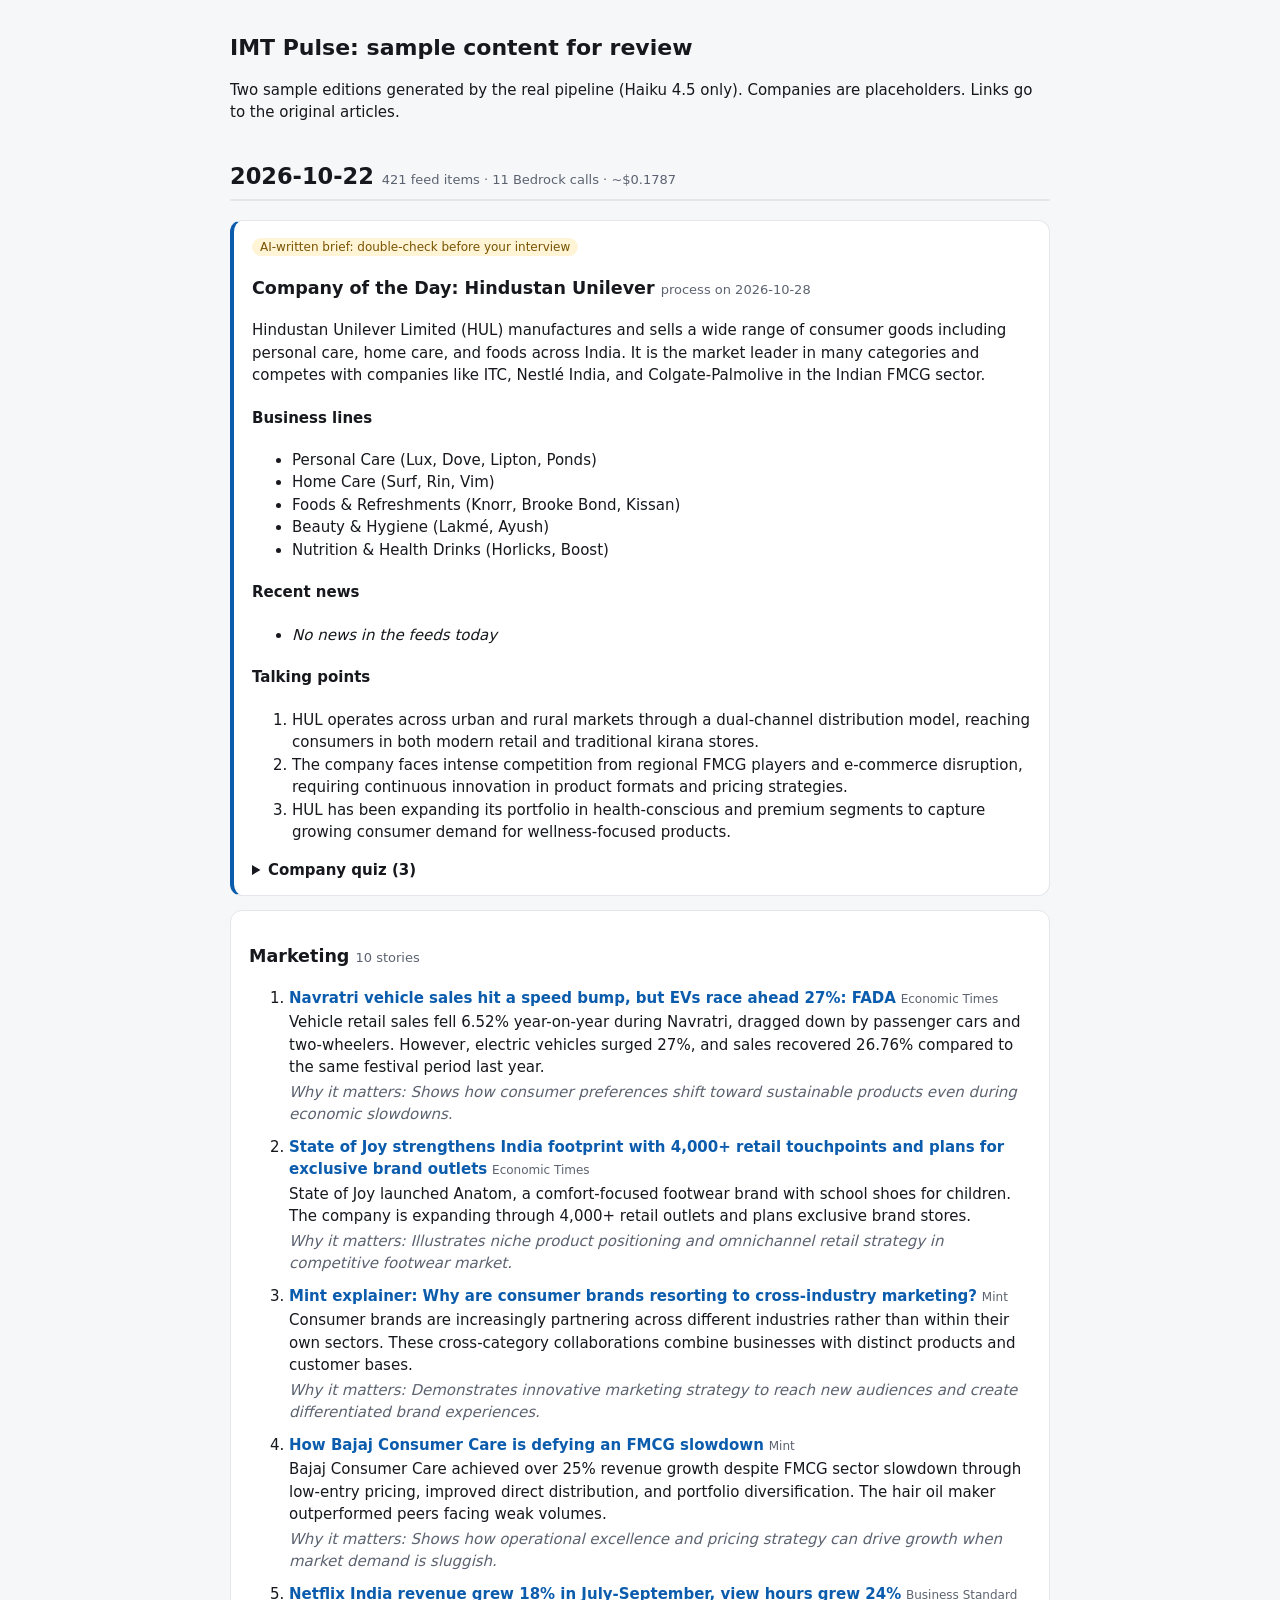
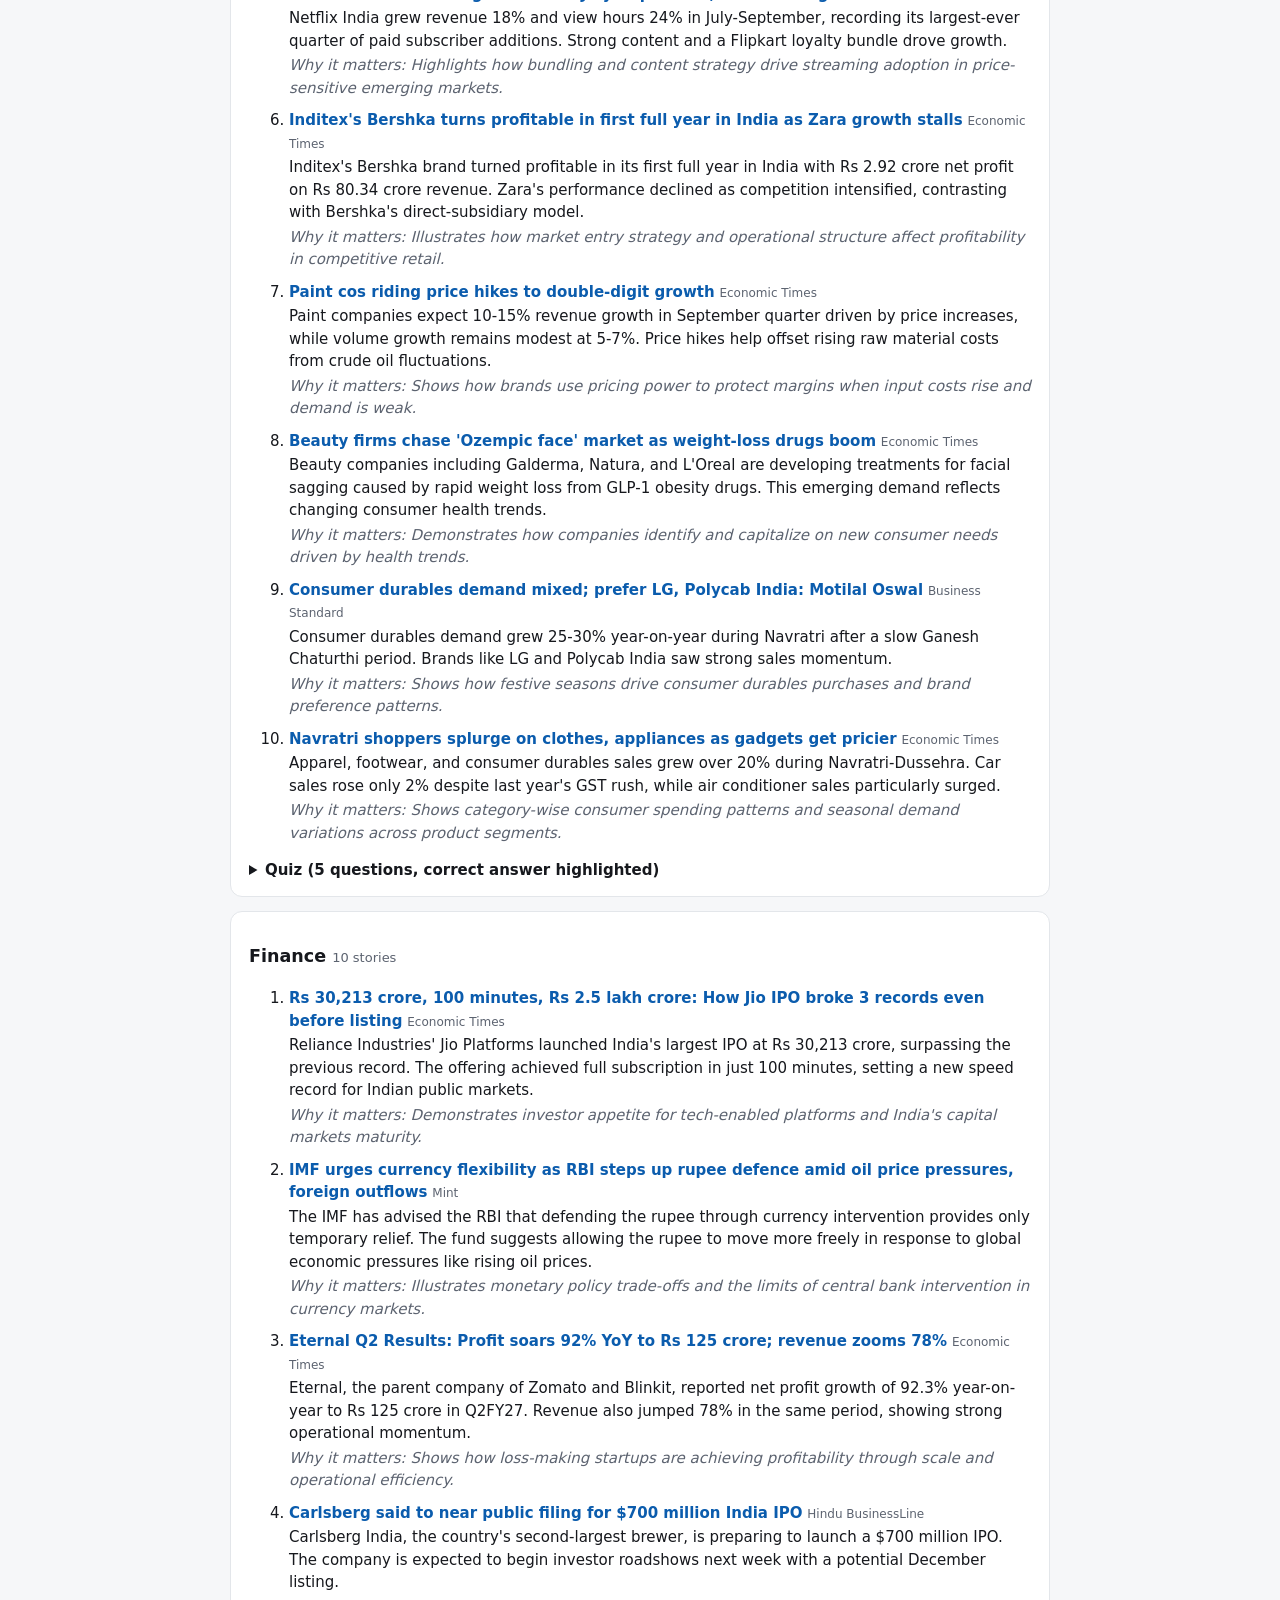
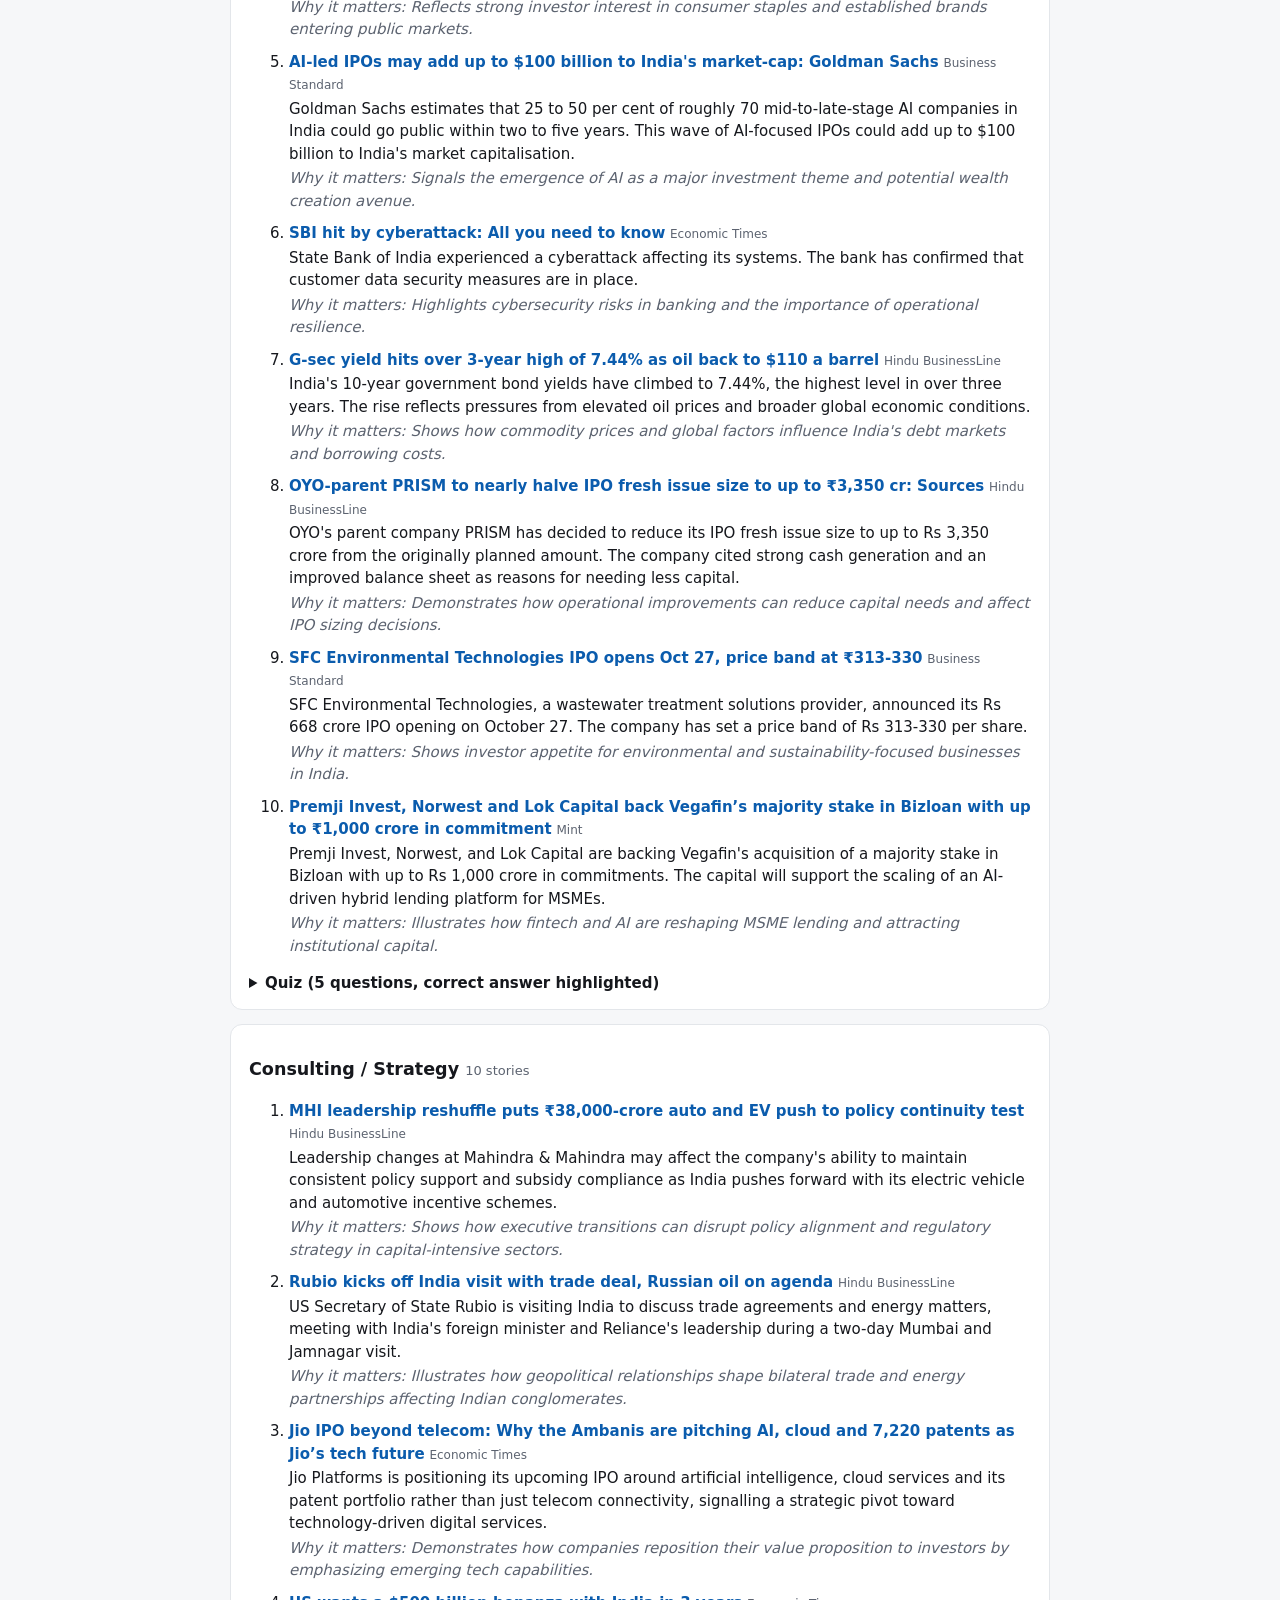
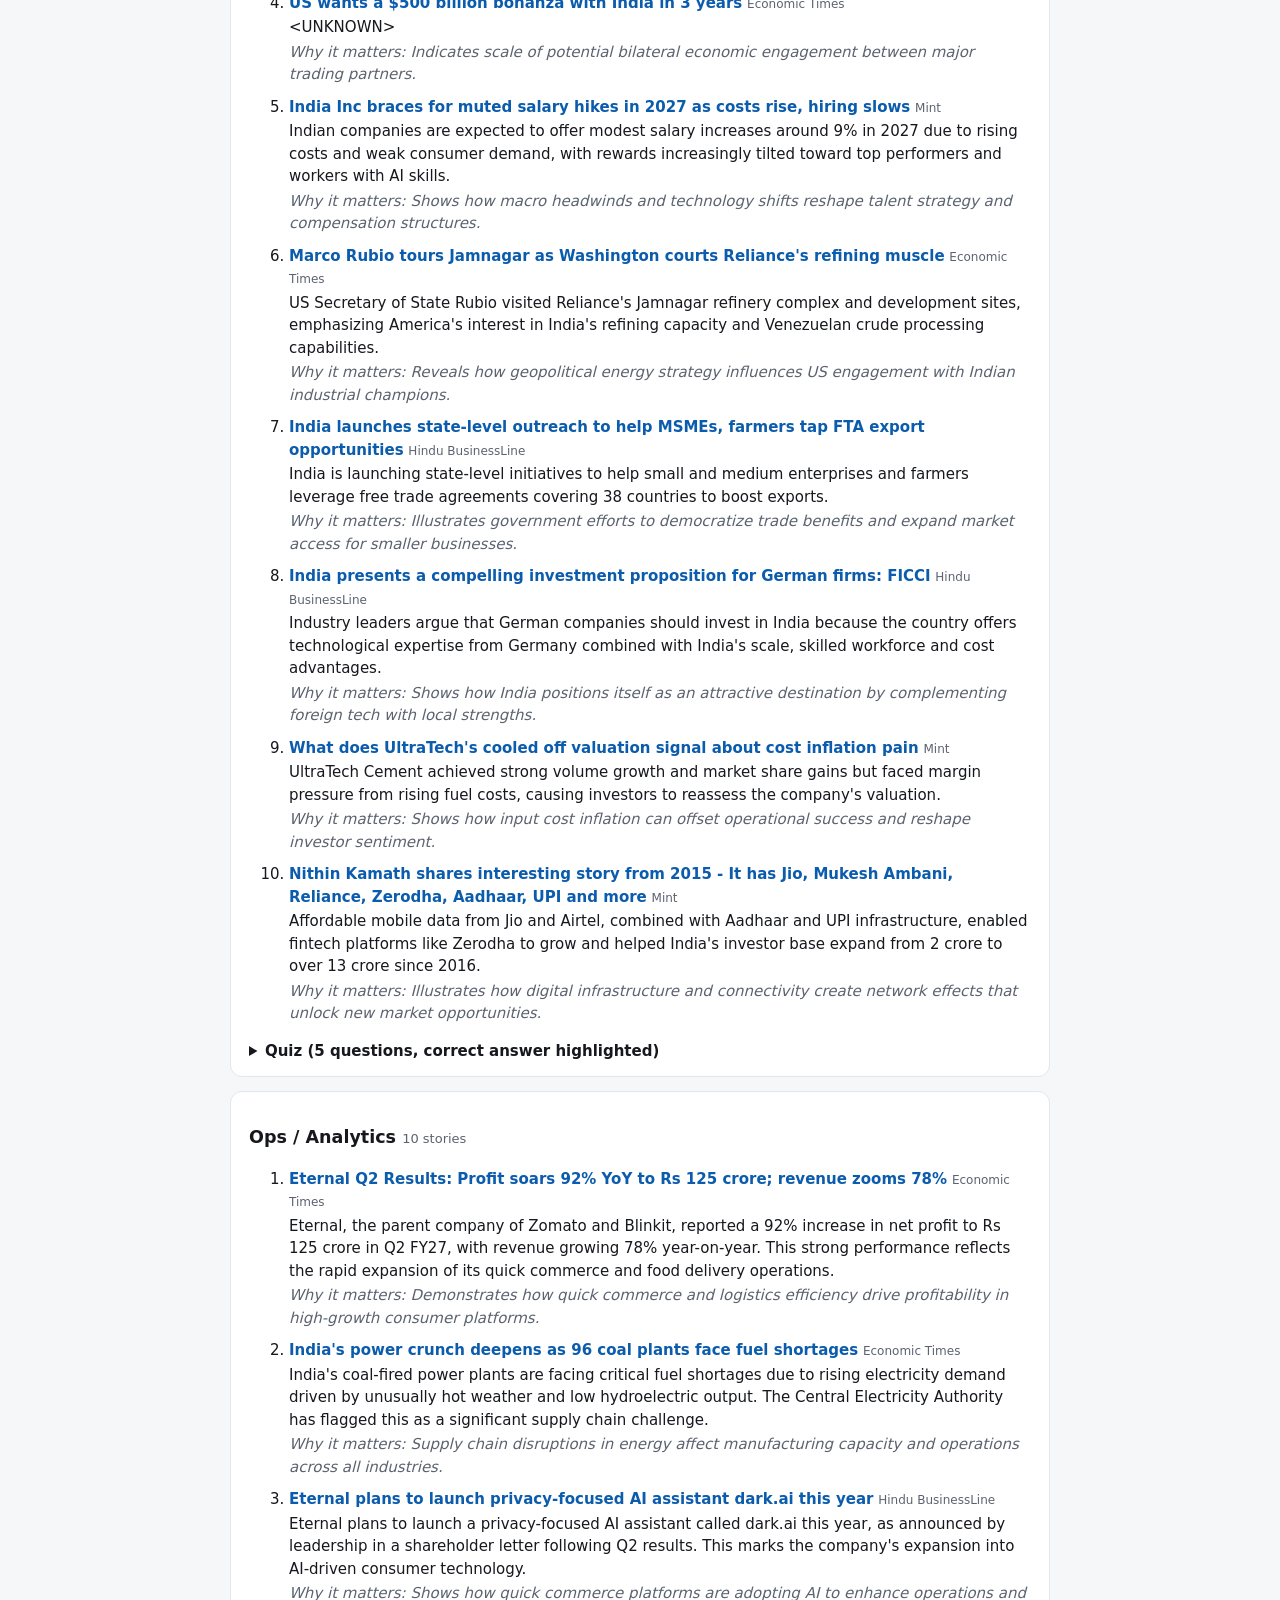
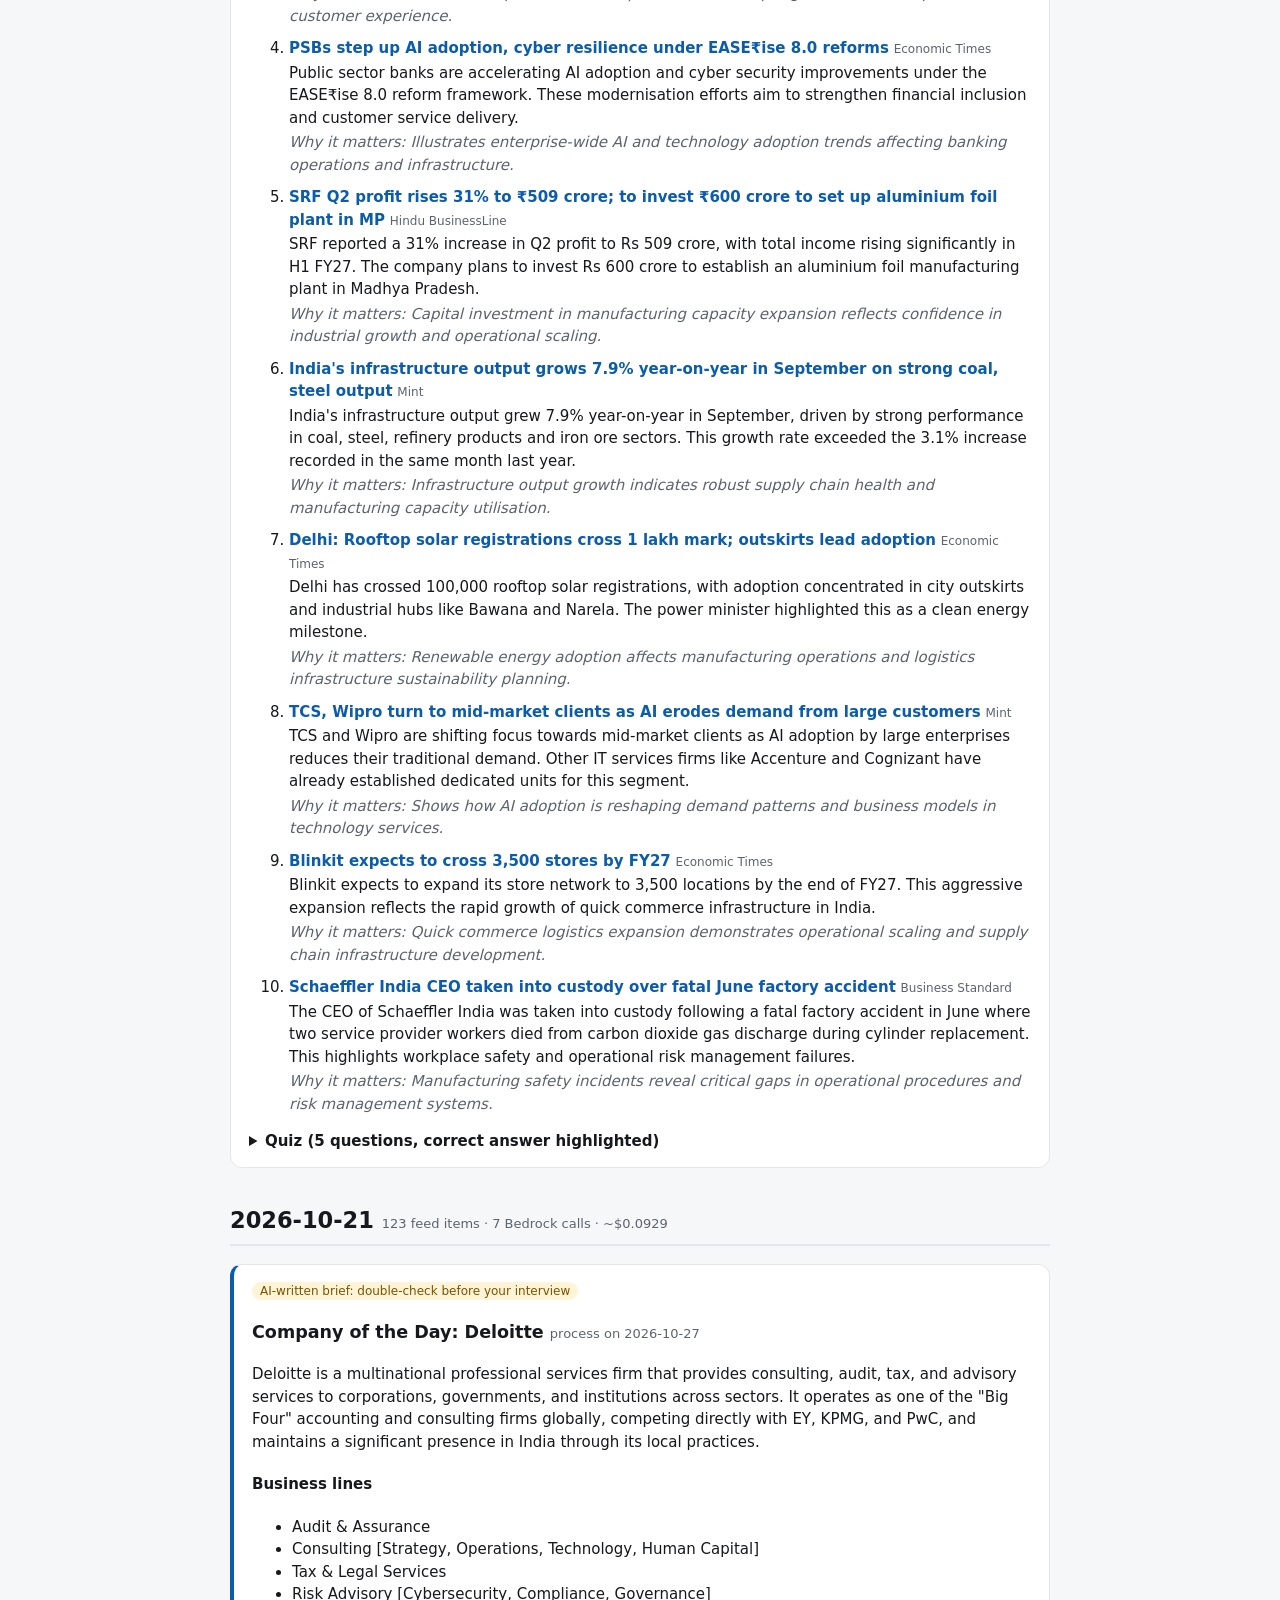
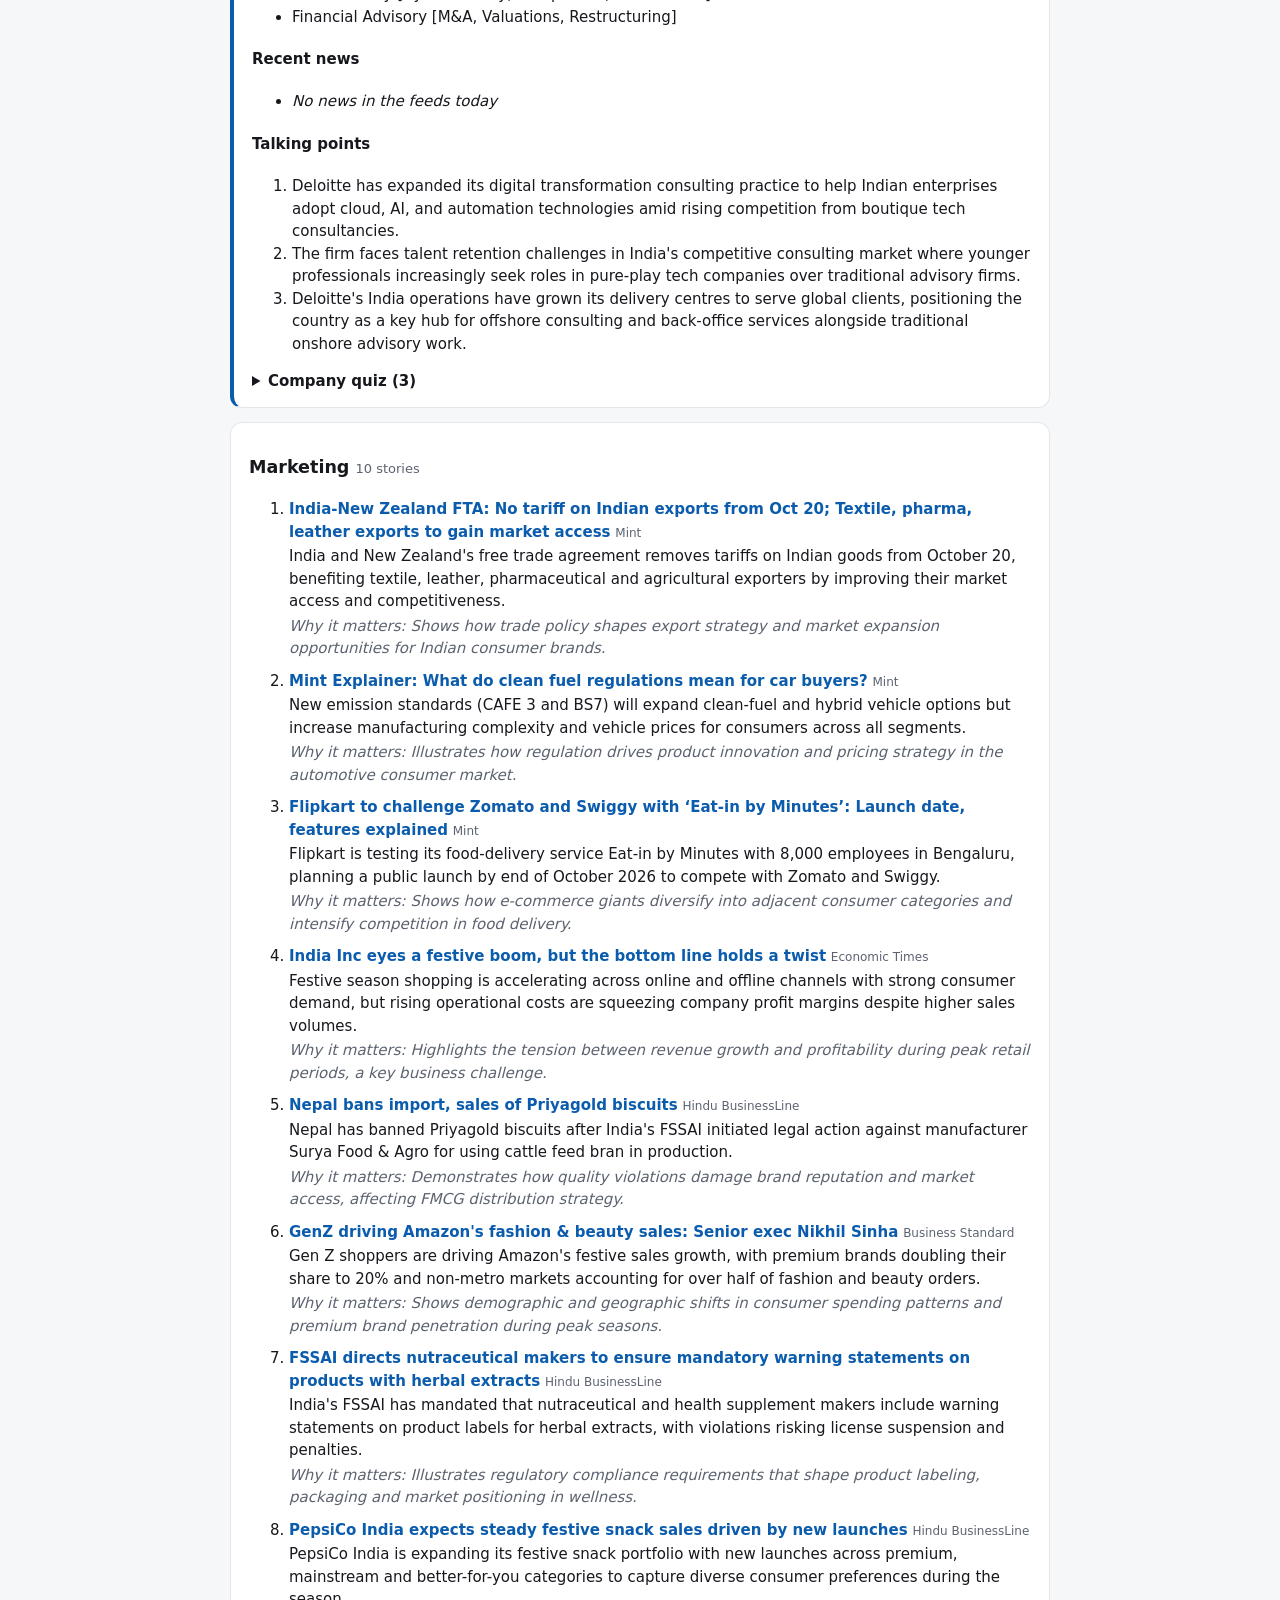
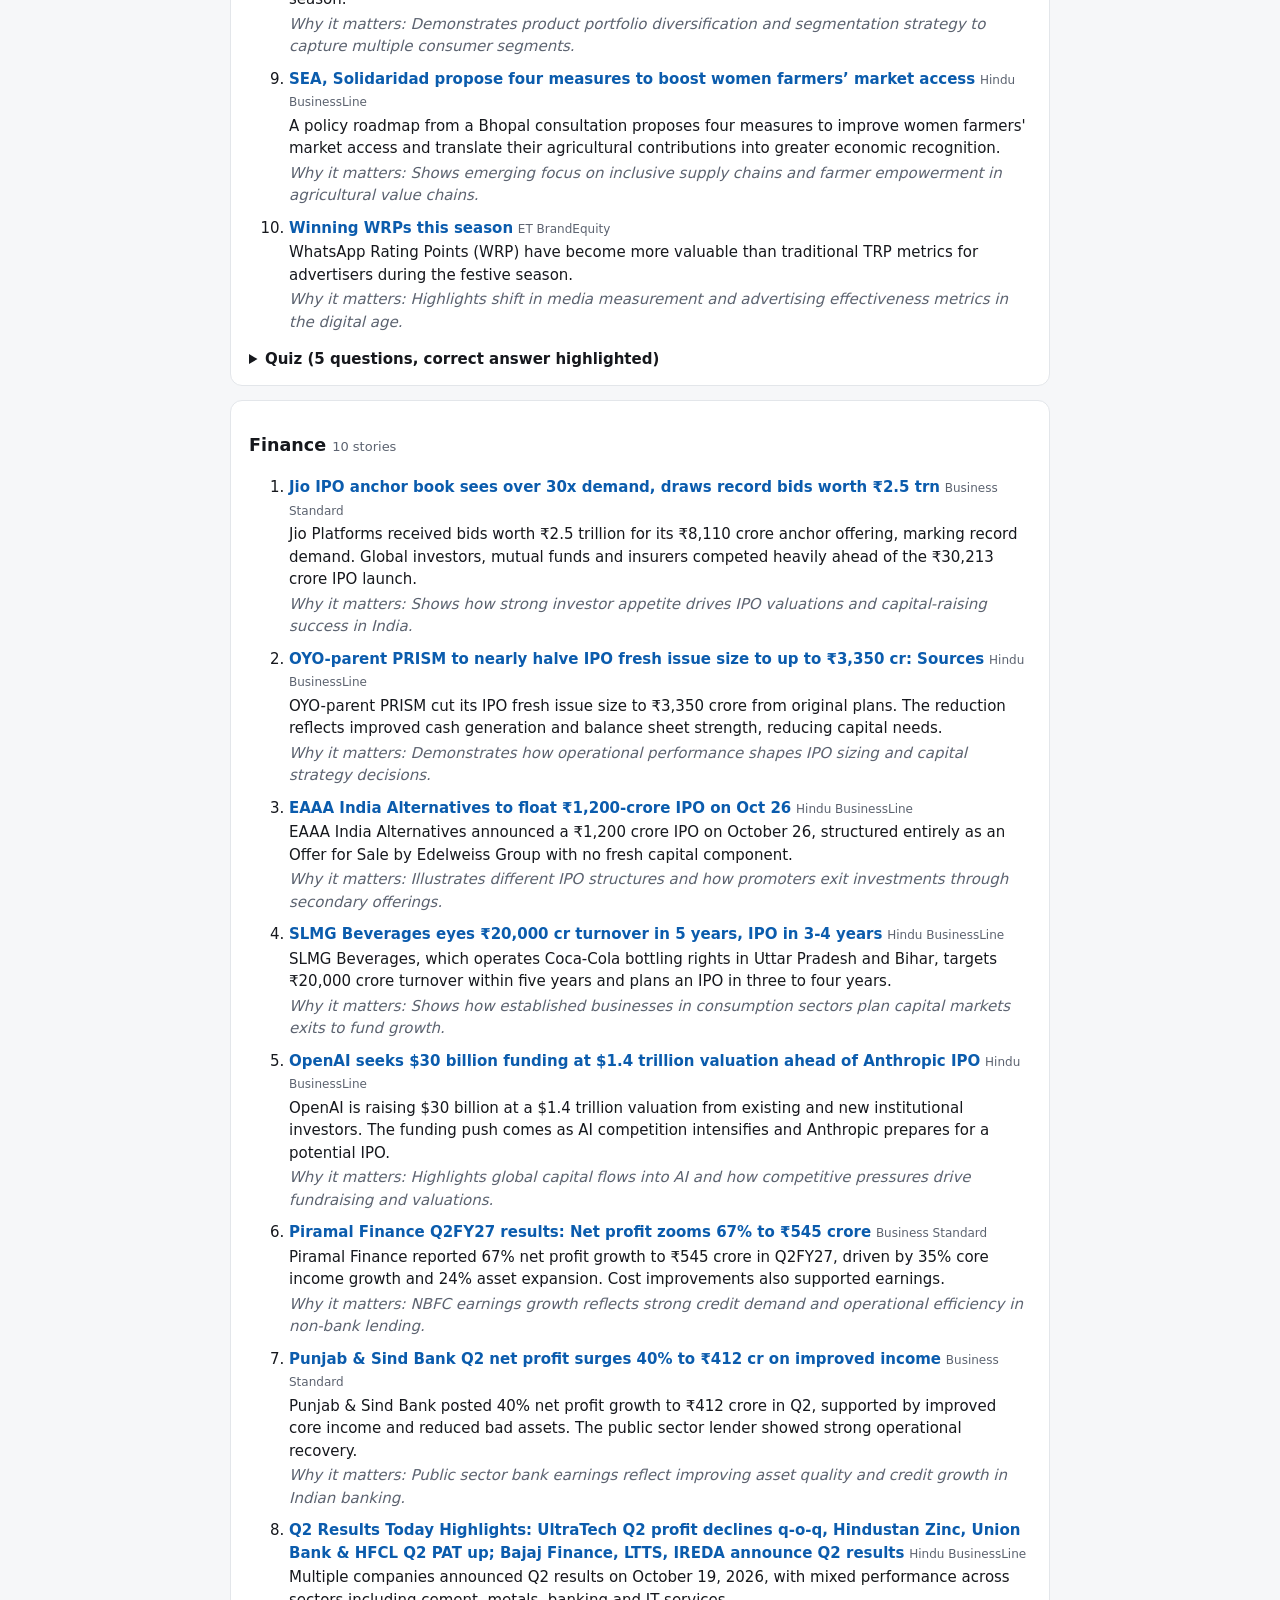
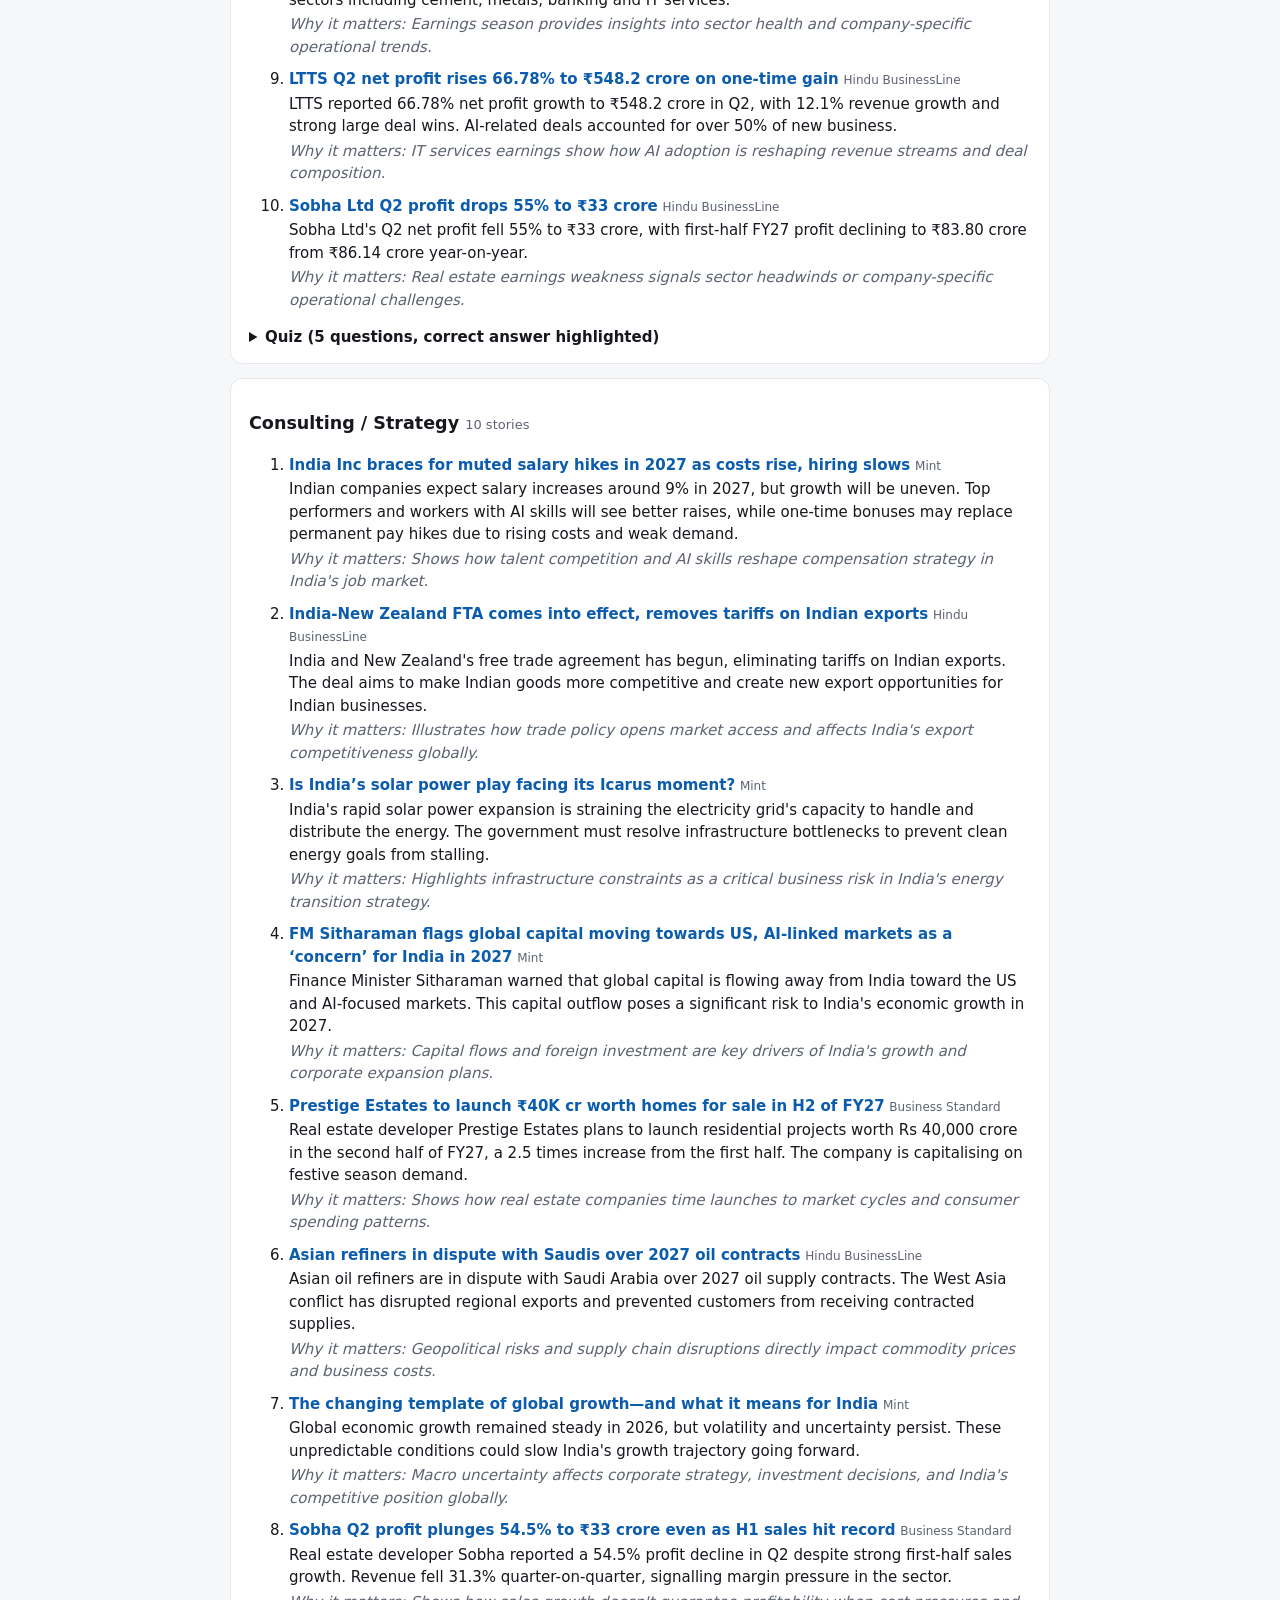
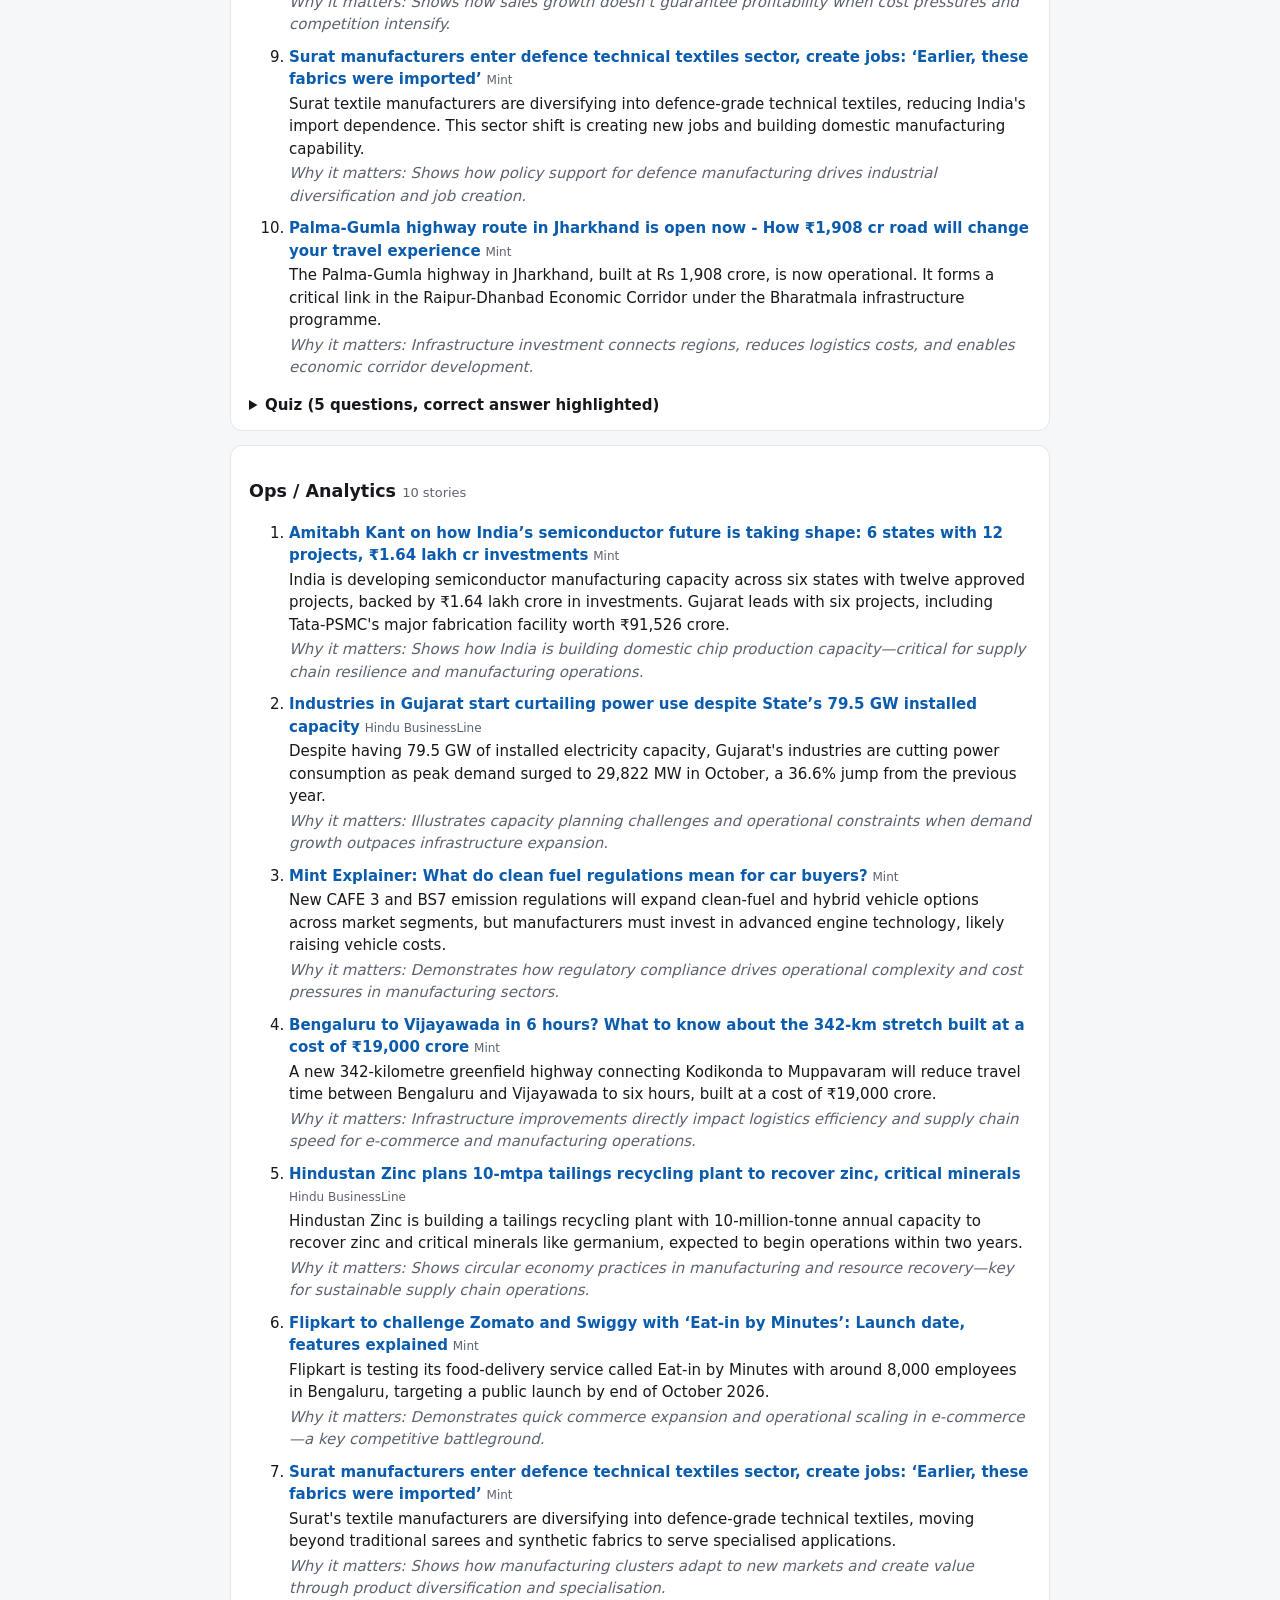
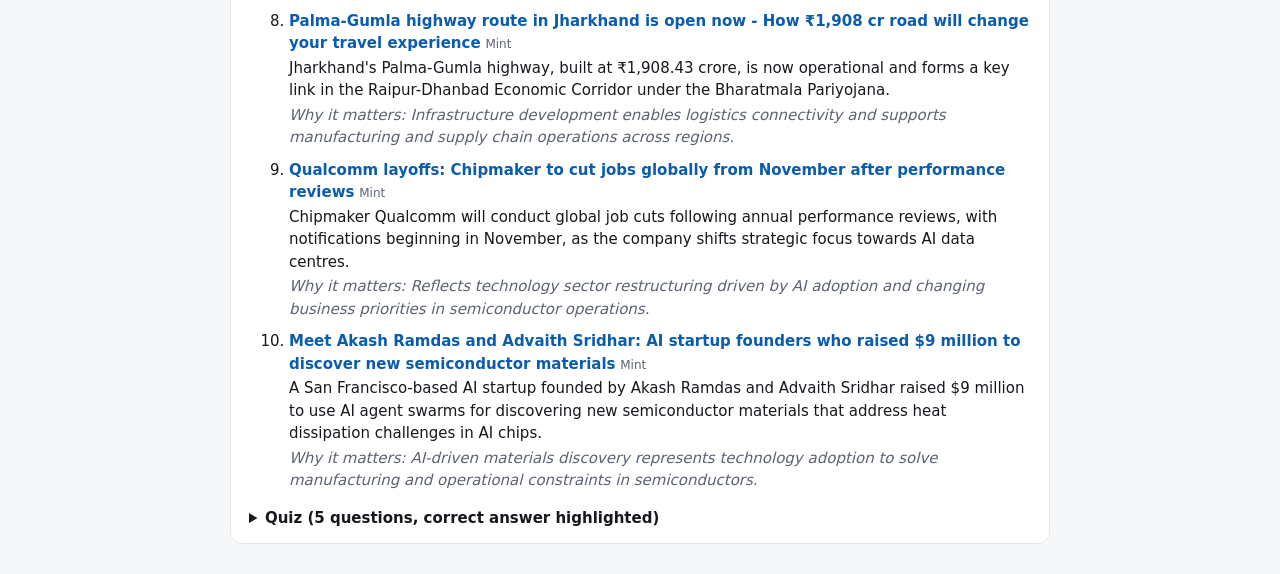
<file: samples/haiku-only/review.html>
<!doctype html><html><head><meta charset="utf-8"><meta name="viewport" content="width=device-width,initial-scale=1">
<title>IMT Pulse sample review</title><style>
:root{--bg:#f6f7f9;--card:#fff;--ink:#16181d;--mut:#5c6370;--acc:#0b5cad;--ok:#e3f4e8;--okb:#1f8a4c;--warn:#b3261e;--line:#e3e6ea}
@media (prefers-color-scheme:dark){:root{--bg:#111316;--card:#1b1e23;--ink:#e8eaed;--mut:#9aa0a6;--acc:#7cb4ff;--ok:#16301f;--okb:#5fd08a;--warn:#ff8a80;--line:#2c3037}}
body{margin:0;background:var(--bg);color:var(--ink);font:15px/1.5 -apple-system,system-ui,sans-serif}
main{max-width:820px;margin:0 auto;padding:16px} h1{font-size:22px} h2{margin-top:36px;border-bottom:2px solid var(--line);padding-bottom:6px}
small{color:var(--mut);font-weight:400;font-size:13px} .card{background:var(--card);border:1px solid var(--line);border-radius:12px;padding:14px 18px;margin:14px 0}
.co{border-left:4px solid var(--acc)} .badge{font-size:12px;background:#fff4d6;color:#7a5300;padding:2px 8px;border-radius:99px}
@media (prefers-color-scheme:dark){.badge{background:#3d3210;color:#ffd77a}}
a{color:var(--acc);text-decoration:none;font-weight:600} .src{color:var(--mut);font-size:12px} .stories li{margin-bottom:10px} .stories p{margin:2px 0}
.why{color:var(--mut);font-style:italic} .q{margin:10px 0} .q ol{margin:4px 0} .q li.ok{background:var(--ok);color:var(--okb);font-weight:600;border-radius:4px}
.ex{color:var(--mut);margin:2px 0 0} .err{color:var(--warn);font-weight:600} summary{cursor:pointer;font-weight:600;margin-top:8px}
</style></head><body><main><h1>IMT Pulse: sample content for review</h1>
<p>Two sample editions generated by the real pipeline (Haiku 4.5 only). Companies are placeholders. Links go to the original articles.</p>
<h2>2026-10-22 <small>421 feed items · 11 Bedrock calls · ~$0.1787</small></h2><section class="card co"><span class="badge">AI-written brief: double-check before your interview</span><h3>Company of the Day: Hindustan Unilever <small>process on 2026-10-28</small></h3><p>Hindustan Unilever Limited (HUL) manufactures and sells a wide range of consumer goods including personal care, home care, and foods across India. It is the market leader in many categories and competes with companies like ITC, Nestlé India, and Colgate-Palmolive in the Indian FMCG sector.</p><h4>Business lines</h4><ul><li>Personal Care (Lux, Dove, Lipton, Ponds)</li><li>Home Care (Surf, Rin, Vim)</li><li>Foods &amp; Refreshments (Knorr, Brooke Bond, Kissan)</li><li>Beauty &amp; Hygiene (Lakmé, Ayush)</li><li>Nutrition &amp; Health Drinks (Horlicks, Boost)</li></ul><h4>Recent news</h4><ul><li><i>No news in the feeds today</i></li></ul><h4>Talking points</h4><ol><li>HUL operates across urban and rural markets through a dual-channel distribution model, reaching consumers in both modern retail and traditional kirana stores.</li><li>The company faces intense competition from regional FMCG players and e-commerce disruption, requiring continuous innovation in product formats and pricing strategies.</li><li>HUL has been expanding its portfolio in health-conscious and premium segments to capture growing consumer demand for wellness-focused products.</li></ol><details><summary>Company quiz (3)</summary><div class="q"><b>Q1. Which of these brands belongs to HUL&#x27;s Home Care segment?</b><ol type="A"><li class="ok">Surf</li><li class="">Lakmé</li><li class="">Brooke Bond</li><li class="">Ponds</li></ol><p class="ex">Surf is a laundry detergent in the Home Care segment; Brooke Bond is tea (Foods), Ponds is skincare (Personal Care), and Lakmé is cosmetics (Beauty &amp; Hygiene).</p></div><div class="q"><b>Q2. What is HUL&#x27;s primary competitive advantage in rural India?</b><ol type="A"><li class="ok">Established distribution through kirana stores</li><li class="">Government subsidies on products</li><li class="">Lowest manufacturing costs globally</li><li class="">Exclusive online delivery network</li></ol><p class="ex">HUL&#x27;s extensive network of traditional kirana stores gives it deep rural penetration; the other options are either not HUL&#x27;s model or not factual.</p></div><div class="q"><b>Q3. Which segment does Knorr belong to at HUL?</b><ol type="A"><li class="">Home Care solutions</li><li class="ok">Foods &amp; Refreshments</li><li class="">Beauty &amp; Hygiene</li><li class="">Personal Care products</li></ol><p class="ex">Knorr is a food brand (soups, seasonings) in the Foods &amp; Refreshments segment, not in personal care, home care, or beauty.</p></div></details></section><section class="card"><h3>Marketing <small>10 stories</small></h3><ol class="stories"><li><a href="https://economictimes.indiatimes.com/industry/auto/auto-news/navratri-vehicle-sales-hit-a-speed-bump-but-evs-race-ahead-27-fada/articleshow/135092324.cms" target="_blank">Navratri vehicle sales hit a speed bump, but EVs race ahead 27%: FADA</a> <span class="src">Economic Times</span><p>Vehicle retail sales fell 6.52% year-on-year during Navratri, dragged down by passenger cars and two-wheelers. However, electric vehicles surged 27%, and sales recovered 26.76% compared to the same festival period last year.</p><p class="why">Why it matters: Shows how consumer preferences shift toward sustainable products even during economic slowdowns.</p></li><li><a href="https://economictimes.indiatimes.com/industry/cons-products/fashion-/-cosmetics-/-jewellery/state-of-joy-strengthens-india-footprint-with-4000-retail-touchpoints-and-plans-for-exclusive-brand-outlets/articleshow/135090118.cms" target="_blank">State of Joy strengthens India footprint with 4,000+ retail touchpoints and plans for exclusive brand outlets</a> <span class="src">Economic Times</span><p>State of Joy launched Anatom, a comfort-focused footwear brand with school shoes for children. The company is expanding through 4,000+ retail outlets and plans exclusive brand stores.</p><p class="why">Why it matters: Illustrates niche product positioning and omnichannel retail strategy in competitive footwear market.</p></li><li><a href="https://www.livemint.com/industry/mint-explainer-why-are-consumer-brands-resorting-to-cross-industry-marketing-11792566303921.html" target="_blank">Mint explainer: Why are consumer brands resorting to cross-industry marketing?</a> <span class="src">Mint</span><p>Consumer brands are increasingly partnering across different industries rather than within their own sectors. These cross-category collaborations combine businesses with distinct products and customer bases.</p><p class="why">Why it matters: Demonstrates innovative marketing strategy to reach new audiences and create differentiated brand experiences.</p></li><li><a href="https://www.livemint.com/companies/news/bajaj-consumer-care-share-price-growth-earnings-outlook-fmcg-11792558827613.html" target="_blank">How Bajaj Consumer Care is defying an FMCG slowdown</a> <span class="src">Mint</span><p>Bajaj Consumer Care achieved over 25% revenue growth despite FMCG sector slowdown through low-entry pricing, improved direct distribution, and portfolio diversification. The hair oil maker outperformed peers facing weak volumes.</p><p class="why">Why it matters: Shows how operational excellence and pricing strategy can drive growth when market demand is sluggish.</p></li><li><a href="https://www.business-standard.com/companies/quarterly-results/netflix-india-q3-revenue-viewing-hours-flipkart-bundle-126102100517_1.html" target="_blank">Netflix India revenue grew 18% in July-September, view hours grew 24%</a> <span class="src">Business Standard</span><p>Netflix India grew revenue 18% and view hours 24% in July-September, recording its largest-ever quarter of paid subscriber additions. Strong content and a Flipkart loyalty bundle drove growth.</p><p class="why">Why it matters: Highlights how bundling and content strategy drive streaming adoption in price-sensitive emerging markets.</p></li><li><a href="https://economictimes.indiatimes.com/industry/cons-products/fashion-/-cosmetics-/-jewellery/inditexs-bershka-turns-profitable-in-first-full-year-in-india-as-zara-growth-stalls/articleshow/135085826.cms" target="_blank">Inditex&#x27;s Bershka turns profitable in first full year in India as Zara growth stalls</a> <span class="src">Economic Times</span><p>Inditex&#x27;s Bershka brand turned profitable in its first full year in India with Rs 2.92 crore net profit on Rs 80.34 crore revenue. Zara&#x27;s performance declined as competition intensified, contrasting with Bershka&#x27;s direct-subsidiary model.</p><p class="why">Why it matters: Illustrates how market entry strategy and operational structure affect profitability in competitive retail.</p></li><li><a href="https://economictimes.indiatimes.com/industry/cons-products/paints/paint-cos-riding-price-hikes-to-double-digit-growth/articleshow/135084154.cms" target="_blank">Paint cos riding price hikes to double-digit growth</a> <span class="src">Economic Times</span><p>Paint companies expect 10-15% revenue growth in September quarter driven by price increases, while volume growth remains modest at 5-7%. Price hikes help offset rising raw material costs from crude oil fluctuations.</p><p class="why">Why it matters: Shows how brands use pricing power to protect margins when input costs rise and demand is weak.</p></li><li><a href="https://economictimes.indiatimes.com/industry/healthcare/biotech/healthcare/beauty-firms-chase-ozempic-face-market-as-weight-loss-drugs-boom/articleshow/135083660.cms" target="_blank">Beauty firms chase &#x27;Ozempic face&#x27; market as weight-loss drugs boom</a> <span class="src">Economic Times</span><p>Beauty companies including Galderma, Natura, and L&#x27;Oreal are developing treatments for facial sagging caused by rapid weight loss from GLP-1 obesity drugs. This emerging demand reflects changing consumer health trends.</p><p class="why">Why it matters: Demonstrates how companies identify and capitalize on new consumer needs driven by health trends.</p></li><li><a href="https://www.business-standard.com/markets/news/consumer-durables-demand-mixed-prefer-lg-electronics-polycab-india-motilal-oswal-126102100068_1.html" target="_blank">Consumer durables demand mixed; prefer LG, Polycab India: Motilal Oswal</a> <span class="src">Business Standard</span><p>Consumer durables demand grew 25-30% year-on-year during Navratri after a slow Ganesh Chaturthi period. Brands like LG and Polycab India saw strong sales momentum.</p><p class="why">Why it matters: Shows how festive seasons drive consumer durables purchases and brand preference patterns.</p></li><li><a href="https://economictimes.indiatimes.com/industry/services/retail/navratri-shoppers-splurge-on-clothes-appliances-as-gadgets-get-pricier/articleshow/135076472.cms" target="_blank">Navratri shoppers splurge on clothes, appliances as gadgets get pricier</a> <span class="src">Economic Times</span><p>Apparel, footwear, and consumer durables sales grew over 20% during Navratri-Dussehra. Car sales rose only 2% despite last year&#x27;s GST rush, while air conditioner sales particularly surged.</p><p class="why">Why it matters: Shows category-wise consumer spending patterns and seasonal demand variations across product segments.</p></li></ol><details><summary>Quiz (5 questions, correct answer highlighted)</summary><div class="q"><b>Q1. Why did Bajaj Consumer Care outperform other FMCG companies during the sector slowdown?</b><ol type="A"><li class="ok">Low pricing, better distribution, and product variety</li><li class="">Exclusive partnerships with retail chains</li><li class="">Acquisition of competing hair oil brands</li><li class="">Heavy investment in digital advertising</li></ol><p class="ex">The story explicitly mentions low-entry price points, revamped direct distribution, and portfolio diversification as drivers of Bajaj&#x27;s 25% revenue growth.</p></div><div class="q"><b>Q2. What strategy did Inditex use to make Bershka profitable faster than Zara in India?</b><ol type="A"><li class="">Lower product prices than Zara</li><li class="">Exclusive focus on online sales channels</li><li class="ok">Direct-subsidiary model instead of joint venture</li><li class="">Partnerships with Indian fashion designers</li></ol><p class="ex">The story contrasts Bershka&#x27;s direct-subsidiary model with Zara&#x27;s Tata Group joint venture, suggesting the direct approach contributed to Bershka&#x27;s profitability.</p></div><div class="q"><b>Q3. How are paint companies maintaining revenue growth despite weak volume demand?</b><ol type="A"><li class="">By launching premium product lines</li><li class="">Through aggressive advertising campaigns</li><li class="ok">Through strategic price increases</li><li class="">By expanding into new geographic markets</li></ol><p class="ex">The story states paint companies expect 10-15% revenue growth driven by price increases, offsetting low 5-7% volume growth.</p></div><div class="q"><b>Q4. What emerging consumer need are beauty companies addressing related to weight-loss drugs?</b><ol type="A"><li class="">Skin dryness from dietary changes</li><li class="ok">Facial sagging from rapid weight loss</li><li class="">Hair loss and scalp sensitivity</li><li class="">Increased acne breakouts</li></ol><p class="ex">Galderma, Natura, and L&#x27;Oreal are developing treatments specifically for facial sagging caused by rapid weight loss from GLP-1 drugs.</p></div><div class="q"><b>Q5. Which product category showed the strongest growth during Navratri-Dussehra festivities?</b><ol type="A"><li class="">Smartphones and gadgets</li><li class="">Passenger vehicles and two-wheelers</li><li class="ok">Air conditioners and appliances</li><li class="">Furniture and home decor</li></ol><p class="ex">The story notes that appliance sales were particularly strong, with air conditioners experiencing growth of more than 20% during the festive period.</p></div></details></section><section class="card"><h3>Finance <small>10 stories</small></h3><ol class="stories"><li><a href="https://economictimes.indiatimes.com/markets/stocks/news/rs-30213-crore-100-minutes-rs-2-5-lakh-crore-how-jio-ipo-broke-3-records-even-before-listing/articleshow/135085644.cms" target="_blank">Rs 30,213 crore, 100 minutes, Rs 2.5 lakh crore: How Jio IPO broke 3 records even before listing</a> <span class="src">Economic Times</span><p>Reliance Industries&#x27; Jio Platforms launched India&#x27;s largest IPO at Rs 30,213 crore, surpassing the previous record. The offering achieved full subscription in just 100 minutes, setting a new speed record for Indian public markets.</p><p class="why">Why it matters: Demonstrates investor appetite for tech-enabled platforms and India&#x27;s capital markets maturity.</p></li><li><a href="https://www.livemint.com/economy/imf-urges-currency-flexibility-as-rbi-steps-up-rupee-defence-amid-oil-price-pressures-foreign-outflows-11792582226312.html" target="_blank">IMF urges currency flexibility as RBI steps up rupee defence amid oil price pressures, foreign outflows</a> <span class="src">Mint</span><p>The IMF has advised the RBI that defending the rupee through currency intervention provides only temporary relief. The fund suggests allowing the rupee to move more freely in response to global economic pressures like rising oil prices.</p><p class="why">Why it matters: Illustrates monetary policy trade-offs and the limits of central bank intervention in currency markets.</p></li><li><a href="https://economictimes.indiatimes.com/markets/stocks/earnings/eternal-q2-results-profit-soars-92-yoy-to-rs-125-crore-revenue-surges-78/articleshow/135088651.cms" target="_blank">Eternal Q2 Results: Profit soars 92% YoY to Rs 125 crore; revenue zooms 78%</a> <span class="src">Economic Times</span><p>Eternal, the parent company of Zomato and Blinkit, reported net profit growth of 92.3% year-on-year to Rs 125 crore in Q2FY27. Revenue also jumped 78% in the same period, showing strong operational momentum.</p><p class="why">Why it matters: Shows how loss-making startups are achieving profitability through scale and operational efficiency.</p></li><li><a href="https://www.thehindubusinessline.com/markets/carlsberg-said-to-near-public-filing-for-700-million-india-ipo/article71606779.ece" target="_blank">Carlsberg said to near public filing for $700 million India IPO</a> <span class="src">Hindu BusinessLine</span><p>Carlsberg India, the country&#x27;s second-largest brewer, is preparing to launch a $700 million IPO. The company is expected to begin investor roadshows next week with a potential December listing.</p><p class="why">Why it matters: Reflects strong investor interest in consumer staples and established brands entering public markets.</p></li><li><a href="https://www.business-standard.com/markets/news/ai-led-ipos-may-add-up-to-100-billion-to-india-s-market-cap-goldman-sachs-126102100382_1.html" target="_blank">AI-led IPOs may add up to $100 billion to India&#x27;s market-cap: Goldman Sachs</a> <span class="src">Business Standard</span><p>Goldman Sachs estimates that 25 to 50 per cent of roughly 70 mid-to-late-stage AI companies in India could go public within two to five years. This wave of AI-focused IPOs could add up to $100 billion to India&#x27;s market capitalisation.</p><p class="why">Why it matters: Signals the emergence of AI as a major investment theme and potential wealth creation avenue.</p></li><li><a href="https://economictimes.indiatimes.com/tech/technology/sbi-hit-by-cyberattack-customer-data-leaked-on-dark-web-all-you-need-to-know/articleshow/135084283.cms" target="_blank">SBI hit by cyberattack: All you need to know</a> <span class="src">Economic Times</span><p>State Bank of India experienced a cyberattack affecting its systems. The bank has confirmed that customer data security measures are in place.</p><p class="why">Why it matters: Highlights cybersecurity risks in banking and the importance of operational resilience.</p></li><li><a href="https://www.thehindubusinessline.com/markets/g-sec-yields-hits-over-3-year-high-of-744-as-oil-back-to-110-a-barrel/article71606338.ece" target="_blank">G-sec yield hits over 3-year high of 7.44% as oil back to $110 a barrel</a> <span class="src">Hindu BusinessLine</span><p>India&#x27;s 10-year government bond yields have climbed to 7.44%, the highest level in over three years. The rise reflects pressures from elevated oil prices and broader global economic conditions.</p><p class="why">Why it matters: Shows how commodity prices and global factors influence India&#x27;s debt markets and borrowing costs.</p></li><li><a href="https://www.thehindubusinessline.com/markets/oyo-parent-prism-to-nearly-halve-ipo-fresh-issue-size-to-up-to-3350-cr-sources/article71604229.ece" target="_blank">OYO-parent PRISM to nearly halve IPO fresh issue size to up to ₹3,350 cr: Sources</a> <span class="src">Hindu BusinessLine</span><p>OYO&#x27;s parent company PRISM has decided to reduce its IPO fresh issue size to up to Rs 3,350 crore from the originally planned amount. The company cited strong cash generation and an improved balance sheet as reasons for needing less capital.</p><p class="why">Why it matters: Demonstrates how operational improvements can reduce capital needs and affect IPO sizing decisions.</p></li><li><a href="https://www.business-standard.com/markets/news/sfc-environmental-technologies-ipo-opens-oct-27-price-band-at-313-330-126102100484_1.html" target="_blank">SFC Environmental Technologies IPO opens Oct 27, price band at ₹313-330</a> <span class="src">Business Standard</span><p>SFC Environmental Technologies, a wastewater treatment solutions provider, announced its Rs 668 crore IPO opening on October 27. The company has set a price band of Rs 313-330 per share.</p><p class="why">Why it matters: Shows investor appetite for environmental and sustainability-focused businesses in India.</p></li><li><a href="https://www.livemint.com/companies/news/vegafin-raises-rs-1000-crore-premji-invest-norwest-lok-capital-11792581414623.html" target="_blank">Premji Invest, Norwest and Lok Capital back Vegafin’s majority stake in Bizloan with up to ₹1,000 crore in commitment</a> <span class="src">Mint</span><p>Premji Invest, Norwest, and Lok Capital are backing Vegafin&#x27;s acquisition of a majority stake in Bizloan with up to Rs 1,000 crore in commitments. The capital will support the scaling of an AI-driven hybrid lending platform for MSMEs.</p><p class="why">Why it matters: Illustrates how fintech and AI are reshaping MSME lending and attracting institutional capital.</p></li></ol><details><summary>Quiz (5 questions, correct answer highlighted)</summary><div class="q"><b>Q1. Why did Jio Platforms&#x27; IPO stand out in India&#x27;s capital markets?</b><ol type="A"><li class="">It attracted only foreign institutional investors</li><li class="">It offered the highest price per share</li><li class="ok">It was the largest IPO and subscribed fastest</li><li class="">It was the first tech platform to go public</li></ol><p class="ex">The story explicitly states the IPO set records for size (Rs 30,213 crore) and speed (100 minutes to full subscription).</p></div><div class="q"><b>Q2. What is the IMF&#x27;s main concern about RBI&#x27;s rupee defence strategy?</b><ol type="A"><li class="">It attracts too much foreign investment</li><li class="">It is too expensive for the central bank</li><li class="ok">It provides only temporary benefits and limits flexibility</li><li class="">It reduces India&#x27;s foreign exchange reserves</li></ol><p class="ex">The IMF official stated that intervention offers limited benefits beyond the near term and currencies should adjust to global shocks.</p></div><div class="q"><b>Q3. What does Eternal&#x27;s Q2 financial performance reveal about its business model?</b><ol type="A"><li class="">Revenue growth is outpacing profit growth significantly</li><li class="ok">Strong profitability and revenue growth show operational scaling</li><li class="">The company is struggling with profitability</li><li class="">The company is losing market share to competitors</li></ol><p class="ex">Both profit (92.3% YoY) and revenue (78% YoY) grew substantially, demonstrating successful scaling and operational efficiency.</p></div><div class="q"><b>Q4. What does Goldman Sachs&#x27; AI IPO forecast suggest about India&#x27;s startup ecosystem?</b><ol type="A"><li class="ok">A significant wave of AI exits could create wealth</li><li class="">AI companies will dominate all sectors soon</li><li class="">Most AI startups will fail before going public</li><li class="">Foreign investors will control all AI IPOs</li></ol><p class="ex">The forecast of 25-50% of 70 AI companies going public and adding $100 billion in market cap indicates substantial wealth creation potential.</p></div><div class="q"><b>Q5. Why did PRISM reduce its IPO fresh issue size?</b><ol type="A"><li class="">Market conditions became unfavourable for IPOs</li><li class="">The company faced operational challenges</li><li class="ok">Improved cash generation reduced capital needs</li><li class="">Regulatory authorities imposed restrictions</li></ol><p class="ex">The story states the reduction followed strong cash generation and an improved balance sheet, lowering the capital required.</p></div></details></section><section class="card"><h3>Consulting / Strategy <small>10 stories</small></h3><ol class="stories"><li><a href="https://www.thehindubusinessline.com/companies/mhi-leadership-reshuffle-puts-38000-crore-auto-and-ev-push-to-policy-continuity-test/article71597718.ece" target="_blank">MHI leadership reshuffle puts ₹38,000-crore auto and EV push to policy continuity test</a> <span class="src">Hindu BusinessLine</span><p>Leadership changes at Mahindra &amp; Mahindra may affect the company&#x27;s ability to maintain consistent policy support and subsidy compliance as India pushes forward with its electric vehicle and automotive incentive schemes.</p><p class="why">Why it matters: Shows how executive transitions can disrupt policy alignment and regulatory strategy in capital-intensive sectors.</p></li><li><a href="https://www.thehindubusinessline.com/news/rubio-kicks-off-india-visit-with-trade-deal-russian-oil-on-agenda/article71603927.ece" target="_blank">Rubio kicks off India visit with trade deal, Russian oil on agenda</a> <span class="src">Hindu BusinessLine</span><p>US Secretary of State Rubio is visiting India to discuss trade agreements and energy matters, meeting with India&#x27;s foreign minister and Reliance&#x27;s leadership during a two-day Mumbai and Jamnagar visit.</p><p class="why">Why it matters: Illustrates how geopolitical relationships shape bilateral trade and energy partnerships affecting Indian conglomerates.</p></li><li><a href="https://economictimes.indiatimes.com/markets/stocks/news/jio-ipo-beyond-telecom-why-the-ambanis-are-pitching-ai-cloud-and-7220-patents-as-jios-tech-future/articleshow/135081661.cms" target="_blank">Jio IPO beyond telecom: Why the Ambanis are pitching AI, cloud and 7,220 patents as Jio’s tech future</a> <span class="src">Economic Times</span><p>Jio Platforms is positioning its upcoming IPO around artificial intelligence, cloud services and its patent portfolio rather than just telecom connectivity, signalling a strategic pivot toward technology-driven digital services.</p><p class="why">Why it matters: Demonstrates how companies reposition their value proposition to investors by emphasizing emerging tech capabilities.</p></li><li><a href="https://economictimes.indiatimes.com/news/economy/foreign-trade/us-targets-500-bn-bilateral-trade-with-india-in-three-years-says-ambassador-sergio-gor/articleshow/135079166.cms" target="_blank">US wants a $500 billion bonanza with India in 3 years</a> <span class="src">Economic Times</span><p>&lt;UNKNOWN&gt;</p><p class="why">Why it matters: Indicates scale of potential bilateral economic engagement between major trading partners.</p></li><li><a href="https://www.livemint.com/industry/india-inc-muted-salary-hikes-in-2027-as-costs-rise-hiring-slows-11792480770238.html" target="_blank">India Inc braces for muted salary hikes in 2027 as costs rise, hiring slows</a> <span class="src">Mint</span><p>Indian companies are expected to offer modest salary increases around 9% in 2027 due to rising costs and weak consumer demand, with rewards increasingly tilted toward top performers and workers with AI skills.</p><p class="why">Why it matters: Shows how macro headwinds and technology shifts reshape talent strategy and compensation structures.</p></li><li><a href="https://economictimes.indiatimes.com/industry/energy/oil-gas/marco-rubio-tours-jamnagar-as-washington-courts-reliances-refining-muscle/articleshow/135091948.cms" target="_blank">Marco Rubio tours Jamnagar as Washington courts Reliance&#x27;s refining muscle</a> <span class="src">Economic Times</span><p>US Secretary of State Rubio visited Reliance&#x27;s Jamnagar refinery complex and development sites, emphasizing America&#x27;s interest in India&#x27;s refining capacity and Venezuelan crude processing capabilities.</p><p class="why">Why it matters: Reveals how geopolitical energy strategy influences US engagement with Indian industrial champions.</p></li><li><a href="https://www.thehindubusinessline.com/economy/india-launches-state-level-outreach-to-help-msmes-farmers-tap-fta-export-opportunities/article71607022.ece" target="_blank">India launches state-level outreach to help MSMEs, farmers tap FTA export opportunities</a> <span class="src">Hindu BusinessLine</span><p>India is launching state-level initiatives to help small and medium enterprises and farmers leverage free trade agreements covering 38 countries to boost exports.</p><p class="why">Why it matters: Illustrates government efforts to democratize trade benefits and expand market access for smaller businesses.</p></li><li><a href="https://www.thehindubusinessline.com/economy/india-presents-a-compelling-investment-proposition-for-german-firms-ficci/article71606912.ece" target="_blank">India presents a compelling investment proposition for German firms: FICCI</a> <span class="src">Hindu BusinessLine</span><p>Industry leaders argue that German companies should invest in India because the country offers technological expertise from Germany combined with India&#x27;s scale, skilled workforce and cost advantages.</p><p class="why">Why it matters: Shows how India positions itself as an attractive destination by complementing foreign tech with local strengths.</p></li><li><a href="https://www.livemint.com/market/mark-to-market/ultratech-cement-q2-results-share-price-outlook-11792559939685.html" target="_blank">What does UltraTech&#x27;s cooled off valuation signal about cost inflation pain</a> <span class="src">Mint</span><p>UltraTech Cement achieved strong volume growth and market share gains but faced margin pressure from rising fuel costs, causing investors to reassess the company&#x27;s valuation.</p><p class="why">Why it matters: Shows how input cost inflation can offset operational success and reshape investor sentiment.</p></li><li><a href="https://www.livemint.com/market/stock-market-news/nithin-kamath-shares-interesting-story-from-2015-it-has-jio-mukesh-ambani-reliance-zerodha-aadhaar-upi-and-more-11792563373449.html" target="_blank">Nithin Kamath shares interesting story from 2015 - It has Jio, Mukesh Ambani, Reliance, Zerodha, Aadhaar, UPI and more</a> <span class="src">Mint</span><p>Affordable mobile data from Jio and Airtel, combined with Aadhaar and UPI infrastructure, enabled fintech platforms like Zerodha to grow and helped India&#x27;s investor base expand from 2 crore to over 13 crore since 2016.</p><p class="why">Why it matters: Illustrates how digital infrastructure and connectivity create network effects that unlock new market opportunities.</p></li></ol><details><summary>Quiz (5 questions, correct answer highlighted)</summary><div class="q"><b>Q1. Why might MHI&#x27;s leadership changes create challenges for its EV and auto business?</b><ol type="A"><li class="">New leaders will abandon the electric vehicle strategy</li><li class="ok">Policy continuity and subsidy compliance may be disrupted</li><li class="">The company will lose all government support immediately</li><li class="">Competitors will automatically gain market share</li></ol><p class="ex">The story highlights that leadership transitions can test the balance between maintaining policy alignment and ensuring strict compliance with government subsidy programs.</p></div><div class="q"><b>Q2. What is Jio Platforms emphasizing in its IPO positioning?</b><ol type="A"><li class="">Real estate and infrastructure development alone</li><li class="ok">AI, cloud services and patent portfolio strength</li><li class="">Manufacturing and automotive sector expansion</li><li class="">Only traditional telecom connectivity services</li></ol><p class="ex">The story indicates Jio is shifting its investor narrative toward technology-driven digital services rather than relying solely on connectivity.</p></div><div class="q"><b>Q3. How are Indian companies adjusting compensation in 2027?</b><ol type="A"><li class="">Increasing base salaries for entry-level roles</li><li class="">Eliminating bonuses and permanent salary increases</li><li class="ok">Favoring top performers and AI-skilled talent</li><li class="">Offering uniform raises across all employees</li></ol><p class="ex">The story shows that amid cost pressures, companies are differentiating rewards toward high performers and those with AI expertise, sometimes replacing permanent hikes with bonuses.</p></div><div class="q"><b>Q4. What does UltraTech&#x27;s valuation reset primarily reflect?</b><ol type="A"><li class="">Declining cement demand across India</li><li class="ok">Margin erosion from rising fuel costs</li><li class="">Government policy changes affecting pricing</li><li class="">Loss of market share to competitors</li></ol><p class="ex">Despite strong volume growth and market gains, UltraTech faced investor caution because input cost inflation compressed margins.</p></div><div class="q"><b>Q5. Which infrastructure elements enabled India&#x27;s investor base to expand significantly?</b><ol type="A"><li class="ok">Affordable data, Aadhaar and UPI systems</li><li class="">Real estate development and property markets</li><li class="">Bank branch expansion and loan programs</li><li class="">Stock exchange modernization and trading fees</li></ol><p class="ex">The story credits affordable mobile data from Jio and Airtel, combined with Aadhaar and UPI, as key enablers that helped fintech platforms grow and brought millions into capital markets.</p></div></details></section><section class="card"><h3>Ops / Analytics <small>10 stories</small></h3><ol class="stories"><li><a href="https://economictimes.indiatimes.com/markets/stocks/earnings/eternal-q2-results-profit-soars-92-yoy-to-rs-125-crore-revenue-surges-78/articleshow/135088651.cms" target="_blank">Eternal Q2 Results: Profit soars 92% YoY to Rs 125 crore; revenue zooms 78%</a> <span class="src">Economic Times</span><p>Eternal, the parent company of Zomato and Blinkit, reported a 92% increase in net profit to Rs 125 crore in Q2 FY27, with revenue growing 78% year-on-year. This strong performance reflects the rapid expansion of its quick commerce and food delivery operations.</p><p class="why">Why it matters: Demonstrates how quick commerce and logistics efficiency drive profitability in high-growth consumer platforms.</p></li><li><a href="https://economictimes.indiatimes.com/industry/energy/power/indias-power-crunch-deepens-as-96-coal-plants-face-fuel-shortages/articleshow/135081893.cms" target="_blank">India&#x27;s power crunch deepens as 96 coal plants face fuel shortages</a> <span class="src">Economic Times</span><p>India&#x27;s coal-fired power plants are facing critical fuel shortages due to rising electricity demand driven by unusually hot weather and low hydroelectric output. The Central Electricity Authority has flagged this as a significant supply chain challenge.</p><p class="why">Why it matters: Supply chain disruptions in energy affect manufacturing capacity and operations across all industries.</p></li><li><a href="https://www.thehindubusinessline.com/companies/eternal-plans-to-launch-privacy-focused-ai-assistant-darkai-this-year/article71607303.ece" target="_blank">Eternal plans to launch privacy-focused AI assistant dark.ai this year</a> <span class="src">Hindu BusinessLine</span><p>Eternal plans to launch a privacy-focused AI assistant called dark.ai this year, as announced by leadership in a shareholder letter following Q2 results. This marks the company&#x27;s expansion into AI-driven consumer technology.</p><p class="why">Why it matters: Shows how quick commerce platforms are adopting AI to enhance operations and customer experience.</p></li><li><a href="https://economictimes.indiatimes.com/industry/banking/finance/banking/psbs-step-up-ai-adoption-cyber-resilience-under-easeise-8-0-reforms/articleshow/135092314.cms" target="_blank">PSBs step up AI adoption, cyber resilience under EASE₹ise 8.0 reforms</a> <span class="src">Economic Times</span><p>Public sector banks are accelerating AI adoption and cyber security improvements under the EASE₹ise 8.0 reform framework. These modernisation efforts aim to strengthen financial inclusion and customer service delivery.</p><p class="why">Why it matters: Illustrates enterprise-wide AI and technology adoption trends affecting banking operations and infrastructure.</p></li><li><a href="https://www.thehindubusinessline.com/companies/srf-q2-profit-rises-31-to-509-crore-to-invest-600-crore-to-set-up-aluminium-foil-plant-in-mp/article71607274.ece" target="_blank">SRF Q2 profit rises 31% to ₹509 crore; to invest ₹600 crore to set up aluminium foil plant in MP</a> <span class="src">Hindu BusinessLine</span><p>SRF reported a 31% increase in Q2 profit to Rs 509 crore, with total income rising significantly in H1 FY27. The company plans to invest Rs 600 crore to establish an aluminium foil manufacturing plant in Madhya Pradesh.</p><p class="why">Why it matters: Capital investment in manufacturing capacity expansion reflects confidence in industrial growth and operational scaling.</p></li><li><a href="https://www.livemint.com/economy/indias-infrastructure-output-grows-7-9-year-on-year-in-september-on-strong-coal-steel-output-11792584370122.html" target="_blank">India&#x27;s infrastructure output grows 7.9% year-on-year in September on strong coal, steel output</a> <span class="src">Mint</span><p>India&#x27;s infrastructure output grew 7.9% year-on-year in September, driven by strong performance in coal, steel, refinery products and iron ore sectors. This growth rate exceeded the 3.1% increase recorded in the same month last year.</p><p class="why">Why it matters: Infrastructure output growth indicates robust supply chain health and manufacturing capacity utilisation.</p></li><li><a href="https://economictimes.indiatimes.com/industry/renewables/delhi-rooftop-solar-registrations-cross-1-lakh-mark-outskirts-lead-adoption/articleshow/135091379.cms" target="_blank">Delhi: Rooftop solar registrations cross 1 lakh mark; outskirts lead adoption</a> <span class="src">Economic Times</span><p>Delhi has crossed 100,000 rooftop solar registrations, with adoption concentrated in city outskirts and industrial hubs like Bawana and Narela. The power minister highlighted this as a clean energy milestone.</p><p class="why">Why it matters: Renewable energy adoption affects manufacturing operations and logistics infrastructure sustainability planning.</p></li><li><a href="https://www.livemint.com/companies/news/tcs-and-wipro-join-indian-its-mid-market-onslaught-amid-ai-pressures-11792493065831.html" target="_blank">TCS, Wipro turn to mid-market clients as AI erodes demand from large customers</a> <span class="src">Mint</span><p>TCS and Wipro are shifting focus towards mid-market clients as AI adoption by large enterprises reduces their traditional demand. Other IT services firms like Accenture and Cognizant have already established dedicated units for this segment.</p><p class="why">Why it matters: Shows how AI adoption is reshaping demand patterns and business models in technology services.</p></li><li><a href="https://economictimes.indiatimes.com/industry/services/retail/blinkit-expects-to-cross-3500-stores-by-fy27-ceo-albinder-bullish-on-small-cities-growth-zomato-eternal/articleshow/135089290.cms" target="_blank">Blinkit expects to cross 3,500 stores by FY27</a> <span class="src">Economic Times</span><p>Blinkit expects to expand its store network to 3,500 locations by the end of FY27. This aggressive expansion reflects the rapid growth of quick commerce infrastructure in India.</p><p class="why">Why it matters: Quick commerce logistics expansion demonstrates operational scaling and supply chain infrastructure development.</p></li><li><a href="https://www.business-standard.com/companies/news/schaeffler-india-ceo-taken-into-custody-over-fatal-june-factory-accident-126102100629_1.html" target="_blank">Schaeffler India CEO taken into custody over fatal June factory accident</a> <span class="src">Business Standard</span><p>The CEO of Schaeffler India was taken into custody following a fatal factory accident in June where two service provider workers died from carbon dioxide gas discharge during cylinder replacement. This highlights workplace safety and operational risk management failures.</p><p class="why">Why it matters: Manufacturing safety incidents reveal critical gaps in operational procedures and risk management systems.</p></li></ol><details><summary>Quiz (5 questions, correct answer highlighted)</summary><div class="q"><b>Q1. What drove Eternal&#x27;s 92% profit increase in Q2 FY27?</b><ol type="A"><li class="">Government subsidies for logistics companies</li><li class="ok">Expansion of quick commerce and food delivery operations</li><li class="">Reduction in employee compensation costs</li><li class="">Sale of non-core business assets</li></ol><p class="ex">The summary states that Eternal&#x27;s strong performance reflects rapid expansion of its quick commerce and food delivery operations, which drove the 92% profit increase.</p></div><div class="q"><b>Q2. Which sectors contributed most to India&#x27;s 7.9% infrastructure output growth in September?</b><ol type="A"><li class="">Textiles, pharmaceuticals and automotive</li><li class="ok">Coal, steel, refinery products and iron ore</li><li class="">Agriculture, fisheries and forestry</li><li class="">Telecommunications, banking and insurance</li></ol><p class="ex">The summary explicitly states that coal, steel, refinery products and iron ore sectors drove the 7.9% infrastructure output growth.</p></div><div class="q"><b>Q3. Why are TCS and Wipro targeting mid-market clients?</b><ol type="A"><li class="">Mid-market clients offer higher profit margins</li><li class="">Government policy mandates this segment focus</li><li class="ok">AI adoption by large enterprises reduced traditional demand</li><li class="">Large clients are relocating to other countries</li></ol><p class="ex">The summary indicates that TCS and Wipro are shifting focus to mid-market clients because AI adoption by large enterprises has reduced their traditional demand.</p></div><div class="q"><b>Q4. What is Eternal planning to launch this year to enhance operations?</b><ol type="A"><li class="ok">A privacy-focused AI assistant called dark.ai</li><li class="">An international expansion programme</li><li class="">A customer loyalty rewards platform</li><li class="">A new quick commerce delivery network</li></ol><p class="ex">The summary states that Eternal plans to launch dark.ai, a privacy-focused AI assistant, as announced in the shareholder letter.</p></div><div class="q"><b>Q5. What operational challenge is highlighted by the Schaeffler India incident?</b><ol type="A"><li class="ok">Gaps in manufacturing safety and risk management procedures</li><li class="">Poor coordination with service providers</li><li class="">Insufficient worker training programmes</li><li class="">Inadequate factory equipment maintenance</li></ol><p class="ex">The summary emphasises that the fatal accident reveals critical gaps in operational procedures and risk management systems in manufacturing.</p></div></details></section><h2>2026-10-21 <small>123 feed items · 7 Bedrock calls · ~$0.0929</small></h2><section class="card co"><span class="badge">AI-written brief: double-check before your interview</span><h3>Company of the Day: Deloitte <small>process on 2026-10-27</small></h3><p>Deloitte is a multinational professional services firm that provides consulting, audit, tax, and advisory services to corporations, governments, and institutions across sectors. It operates as one of the &quot;Big Four&quot; accounting and consulting firms globally, competing directly with EY, KPMG, and PwC, and maintains a significant presence in India through its local practices.</p><h4>Business lines</h4><ul><li>Audit &amp; Assurance</li><li>Consulting [Strategy, Operations, Technology, Human Capital]</li><li>Tax &amp; Legal Services</li><li>Risk Advisory [Cybersecurity, Compliance, Governance]</li><li>Financial Advisory [M&amp;A, Valuations, Restructuring]</li></ul><h4>Recent news</h4><ul><li><i>No news in the feeds today</i></li></ul><h4>Talking points</h4><ol><li>Deloitte has expanded its digital transformation consulting practice to help Indian enterprises adopt cloud, AI, and automation technologies amid rising competition from boutique tech consultancies.</li><li>The firm faces talent retention challenges in India&#x27;s competitive consulting market where younger professionals increasingly seek roles in pure-play tech companies over traditional advisory firms.</li><li>Deloitte&#x27;s India operations have grown its delivery centres to serve global clients, positioning the country as a key hub for offshore consulting and back-office services alongside traditional onshore advisory work.</li></ol><details><summary>Company quiz (3)</summary><div class="q"><b>Q1. Which of these is NOT one of Deloitte&#x27;s main service lines?</b><ol type="A"><li class="">Audit and Assurance</li><li class="">Tax and Legal Services</li><li class="ok">Venture Capital Investing</li><li class="">Management Consulting</li></ol><p class="ex">Deloitte operates through Audit &amp; Assurance, Consulting, Tax &amp; Legal, Risk Advisory, and Financial Advisory; it does not run a venture capital fund as a core business line.</p></div><div class="q"><b>Q2. Who are Deloitte&#x27;s primary competitors in the global professional services market?</b><ol type="A"><li class="">Accenture, IBM, and Infosys</li><li class="ok">EY, KPMG, and PwC</li><li class="">Capgemini, Cognizant, and TCS</li><li class="">Goldman Sachs, McKinsey, and BCG</li></ol><p class="ex">Deloitte competes as one of the Big Four accounting and consulting firms alongside EY, KPMG, and PwC; the other options represent different segments of the consulting and services industry.</p></div><div class="q"><b>Q3. What strategic focus has Deloitte emphasized for Indian enterprises in recent years?</b><ol type="A"><li class="">Manufacturing supply chain reshoring</li><li class="ok">Digital transformation and cloud migration</li><li class="">Real estate portfolio optimization</li><li class="">Blockchain and cryptocurrency adoption</li></ol><p class="ex">Deloitte has prioritized helping Indian corporations with digital transformation, cloud adoption, AI, and automation as core consulting services in response to market demand.</p></div></details></section><section class="card"><h3>Marketing <small>10 stories</small></h3><ol class="stories"><li><a href="https://www.livemint.com/economy/indianew-zealand-fta-no-tariff-on-indian-exports-from-oct-20-textile-pharma-leather-exports-to-gain-market-access-11792426906148.html" target="_blank">India-New Zealand FTA: No tariff on Indian exports from Oct 20; Textile, pharma, leather exports to gain market access</a> <span class="src">Mint</span><p>India and New Zealand&#x27;s free trade agreement removes tariffs on Indian goods from October 20, benefiting textile, leather, pharmaceutical and agricultural exporters by improving their market access and competitiveness.</p><p class="why">Why it matters: Shows how trade policy shapes export strategy and market expansion opportunities for Indian consumer brands.</p></li><li><a href="https://www.livemint.com/industry/mint-explainer-clean-fuel-regulations-car-buyers-cafe-3-bs7-cng-evs-11792493417510.html" target="_blank">Mint Explainer: What do clean fuel regulations mean for car buyers?</a> <span class="src">Mint</span><p>New emission standards (CAFE 3 and BS7) will expand clean-fuel and hybrid vehicle options but increase manufacturing complexity and vehicle prices for consumers across all segments.</p><p class="why">Why it matters: Illustrates how regulation drives product innovation and pricing strategy in the automotive consumer market.</p></li><li><a href="https://www.livemint.com/companies/news/flipkart-to-challenge-zomato-and-swiggy-with-eat-in-by-minutes-launch-date-features-explained-11792488539637.html" target="_blank">Flipkart to challenge Zomato and Swiggy with ‘Eat-in by Minutes’: Launch date, features explained</a> <span class="src">Mint</span><p>Flipkart is testing its food-delivery service Eat-in by Minutes with 8,000 employees in Bengaluru, planning a public launch by end of October 2026 to compete with Zomato and Swiggy.</p><p class="why">Why it matters: Shows how e-commerce giants diversify into adjacent consumer categories and intensify competition in food delivery.</p></li><li><a href="https://economictimes.indiatimes.com/news/company/corporate-trends/india-inc-eyes-a-festive-boom-but-the-bottom-line-holds-a-twist/articleshow/135063006.cms" target="_blank">India Inc eyes a festive boom, but the bottom line holds a twist</a> <span class="src">Economic Times</span><p>Festive season shopping is accelerating across online and offline channels with strong consumer demand, but rising operational costs are squeezing company profit margins despite higher sales volumes.</p><p class="why">Why it matters: Highlights the tension between revenue growth and profitability during peak retail periods, a key business challenge.</p></li><li><a href="https://www.thehindubusinessline.com/companies/nepal-bans-import-sales-of-priyagold-biscuits/article71602863.ece" target="_blank">Nepal bans import, sales of Priyagold biscuits</a> <span class="src">Hindu BusinessLine</span><p>Nepal has banned Priyagold biscuits after India&#x27;s FSSAI initiated legal action against manufacturer Surya Food &amp; Agro for using cattle feed bran in production.</p><p class="why">Why it matters: Demonstrates how quality violations damage brand reputation and market access, affecting FMCG distribution strategy.</p></li><li><a href="https://www.business-standard.com/companies/news/gen-z-makes-up-52-of-amazon-s-fashion-and-beauty-customer-base-in-india-126101900984_1.html" target="_blank">GenZ driving Amazon&#x27;s fashion &amp; beauty sales: Senior exec Nikhil Sinha</a> <span class="src">Business Standard</span><p>Gen Z shoppers are driving Amazon&#x27;s festive sales growth, with premium brands doubling their share to 20% and non-metro markets accounting for over half of fashion and beauty orders.</p><p class="why">Why it matters: Shows demographic and geographic shifts in consumer spending patterns and premium brand penetration during peak seasons.</p></li><li><a href="https://www.thehindubusinessline.com/companies/fssai-directs-nutraceutical-makers-to-ensure-mandatory-warning-statements-on-products-with-herbal-extracts/article71604130.ece" target="_blank">FSSAI directs nutraceutical makers to ensure mandatory warning statements on products with herbal extracts</a> <span class="src">Hindu BusinessLine</span><p>India&#x27;s FSSAI has mandated that nutraceutical and health supplement makers include warning statements on product labels for herbal extracts, with violations risking license suspension and penalties.</p><p class="why">Why it matters: Illustrates regulatory compliance requirements that shape product labeling, packaging and market positioning in wellness.</p></li><li><a href="https://www.thehindubusinessline.com/companies/pepsico-india-expects-steady-festive-snack-sales-driven-by-new-launches/article71603620.ece" target="_blank">PepsiCo India expects steady festive snack sales driven by new launches</a> <span class="src">Hindu BusinessLine</span><p>PepsiCo India is expanding its festive snack portfolio with new launches across premium, mainstream and better-for-you categories to capture diverse consumer preferences during the season.</p><p class="why">Why it matters: Demonstrates product portfolio diversification and segmentation strategy to capture multiple consumer segments.</p></li><li><a href="https://www.thehindubusinessline.com/economy/agri-business/sea-solidaridad-propose-four-measures-to-boost-women-farmers-market-access/article71603281.ece" target="_blank">SEA, Solidaridad propose four measures to boost women farmers’ market access</a> <span class="src">Hindu BusinessLine</span><p>A policy roadmap from a Bhopal consultation proposes four measures to improve women farmers&#x27; market access and translate their agricultural contributions into greater economic recognition.</p><p class="why">Why it matters: Shows emerging focus on inclusive supply chains and farmer empowerment in agricultural value chains.</p></li><li><a href="https://brandequity.economictimes.indiatimes.com/news/research/advertising/winning-wrps-this-season/135043177" target="_blank">Winning WRPs this season</a> <span class="src">ET BrandEquity</span><p>WhatsApp Rating Points (WRP) have become more valuable than traditional TRP metrics for advertisers during the festive season.</p><p class="why">Why it matters: Highlights shift in media measurement and advertising effectiveness metrics in the digital age.</p></li></ol><details><summary>Quiz (5 questions, correct answer highlighted)</summary><div class="q"><b>Q1. What is the main reason vehicle prices are expected to rise according to the emission standards story?</b><ol type="A"><li class="">Import tariffs on automotive components have been raised</li><li class="">Consumer demand for electric vehicles has surged unexpectedly</li><li class="">Raw material costs have increased significantly in recent months</li><li class="ok">Manufacturers must adapt to stricter emission norms and advanced engine technology</li></ol><p class="ex">The story explicitly states that adapting to tighter emission standards and advanced engine technology will push up vehicle prices.</p></div><div class="q"><b>Q2. Which demographic group is primarily driving Amazon&#x27;s festive fashion and beauty sales growth?</b><ol type="A"><li class="">Small business owners in rural areas</li><li class="">Middle-aged professionals in metro cities</li><li class="ok">Gen Z shoppers across multiple geographies</li><li class="">Senior citizens with high purchasing power</li></ol><p class="ex">The story clearly identifies Gen Z shoppers as the primary driver of Amazon&#x27;s festive growth in fashion and beauty.</p></div><div class="q"><b>Q3. What is the core challenge facing companies during the festive shopping season?</b><ol type="A"><li class="">Consumers are shifting entirely to offline shopping</li><li class="">Payment options are becoming less accessible to buyers</li><li class="">Insufficient inventory to meet consumer demand</li><li class="ok">Rising costs are reducing profit margins despite higher sales</li></ol><p class="ex">The story highlights that while festive demand is strong, rising costs are impacting profitability despite increased sales volumes.</p></div><div class="q"><b>Q4. What regulatory action did FSSAI take against Priyagold biscuits?</b><ol type="A"><li class="">Suspended all advertising campaigns for the brand</li><li class="ok">Banned the product for using cattle feed bran in manufacturing</li><li class="">Required the company to reformulate all snack products</li><li class="">Imposed a temporary price ceiling on the product</li></ol><p class="ex">The story states that FSSAI initiated legal proceedings against Surya Food &amp; Agro for using cattle feed bran, leading to Nepal&#x27;s import ban.</p></div><div class="q"><b>Q5. How is PepsiCo India addressing diverse consumer preferences during festive season?</b><ol type="A"><li class="">Launching a single premium product line</li><li class="">Focusing exclusively on international market expansion</li><li class="">Reducing prices across all existing product categories</li><li class="ok">Expanding portfolio across snacks, better-for-you and premium offerings</li></ol><p class="ex">The story states that PepsiCo is expanding its portfolio across multiple categories to cater to diverse consumer preferences.</p></div></details></section><section class="card"><h3>Finance <small>10 stories</small></h3><ol class="stories"><li><a href="https://www.business-standard.com/markets/ipo/jio-ipo-anchor-book-sees-over-30x-demand-draws-record-bids-worth-2-5-trn-126101901316_1.html" target="_blank">Jio IPO anchor book sees over 30x demand, draws record bids worth ₹2.5 trn</a> <span class="src">Business Standard</span><p>Jio Platforms received bids worth ₹2.5 trillion for its ₹8,110 crore anchor offering, marking record demand. Global investors, mutual funds and insurers competed heavily ahead of the ₹30,213 crore IPO launch.</p><p class="why">Why it matters: Shows how strong investor appetite drives IPO valuations and capital-raising success in India.</p></li><li><a href="https://www.thehindubusinessline.com/markets/oyo-parent-prism-to-nearly-halve-ipo-fresh-issue-size-to-up-to-3350-cr-sources/article71604229.ece" target="_blank">OYO-parent PRISM to nearly halve IPO fresh issue size to up to ₹3,350 cr: Sources</a> <span class="src">Hindu BusinessLine</span><p>OYO-parent PRISM cut its IPO fresh issue size to ₹3,350 crore from original plans. The reduction reflects improved cash generation and balance sheet strength, reducing capital needs.</p><p class="why">Why it matters: Demonstrates how operational performance shapes IPO sizing and capital strategy decisions.</p></li><li><a href="https://www.thehindubusinessline.com/markets/eaaa-india-alternatives-to-float-1200-crore-ipo-on-oct-26/article71603713.ece" target="_blank">EAAA India Alternatives to float ₹1,200-crore IPO on Oct 26</a> <span class="src">Hindu BusinessLine</span><p>EAAA India Alternatives announced a ₹1,200 crore IPO on October 26, structured entirely as an Offer for Sale by Edelweiss Group with no fresh capital component.</p><p class="why">Why it matters: Illustrates different IPO structures and how promoters exit investments through secondary offerings.</p></li><li><a href="https://www.thehindubusinessline.com/markets/slmg-beverages-eyes-20000-cr-turnover-in-5-years-ipo-in-3-4-years/article71603673.ece" target="_blank">SLMG Beverages eyes ₹20,000 cr turnover in 5 years, IPO in 3-4 years</a> <span class="src">Hindu BusinessLine</span><p>SLMG Beverages, which operates Coca-Cola bottling rights in Uttar Pradesh and Bihar, targets ₹20,000 crore turnover within five years and plans an IPO in three to four years.</p><p class="why">Why it matters: Shows how established businesses in consumption sectors plan capital markets exits to fund growth.</p></li><li><a href="https://www.thehindubusinessline.com/info-tech/openai-seeks-30-billion-funding-at-14-trillion-valuation-ahead-of-anthropic-ipo/article71603118.ece" target="_blank">OpenAI seeks $30 billion funding at $1.4 trillion valuation ahead of Anthropic IPO</a> <span class="src">Hindu BusinessLine</span><p>OpenAI is raising $30 billion at a $1.4 trillion valuation from existing and new institutional investors. The funding push comes as AI competition intensifies and Anthropic prepares for a potential IPO.</p><p class="why">Why it matters: Highlights global capital flows into AI and how competitive pressures drive fundraising and valuations.</p></li><li><a href="https://www.business-standard.com/companies/news/piramal-finance-q2fy27-results-net-profit-zooms-67-to-545-crore-126101901131_1.html" target="_blank">Piramal Finance Q2FY27 results: Net profit zooms 67% to ₹545 crore</a> <span class="src">Business Standard</span><p>Piramal Finance reported 67% net profit growth to ₹545 crore in Q2FY27, driven by 35% core income growth and 24% asset expansion. Cost improvements also supported earnings.</p><p class="why">Why it matters: NBFC earnings growth reflects strong credit demand and operational efficiency in non-bank lending.</p></li><li><a href="https://www.business-standard.com/companies/news/punjab-sind-bank-q2-net-profit-surges-40-pc-to-rs-412-cr-on-improved-income-126101700865_1.html" target="_blank">Punjab &amp; Sind Bank Q2 net profit surges 40% to ₹412 cr on improved income</a> <span class="src">Business Standard</span><p>Punjab &amp; Sind Bank posted 40% net profit growth to ₹412 crore in Q2, supported by improved core income and reduced bad assets. The public sector lender showed strong operational recovery.</p><p class="why">Why it matters: Public sector bank earnings reflect improving asset quality and credit growth in Indian banking.</p></li><li><a href="https://www.thehindubusinessline.com/markets/q2-results-today-live-updates-bajaj-finance-ultratech-cement-hindustan-zinc-union-bank-of-india-ltts-piramal-finance-ireda-company-results-hdfc-bank-axis-bank-yes-icici-results-19-october-2026/article71599553.ece" target="_blank">Q2 Results Today Highlights: UltraTech Q2 profit declines q-o-q, Hindustan Zinc, Union Bank &amp; HFCL Q2 PAT up; Bajaj Finance, LTTS, IREDA announce Q2 results</a> <span class="src">Hindu BusinessLine</span><p>Multiple companies announced Q2 results on October 19, 2026, with mixed performance across sectors including cement, metals, banking and IT services.</p><p class="why">Why it matters: Earnings season provides insights into sector health and company-specific operational trends.</p></li><li><a href="https://www.thehindubusinessline.com/companies/ltts-q2-net-profit-rises-6678-to-5482-crore-on-one-time-gain/article71602855.ece" target="_blank">LTTS Q2 net profit rises 66.78% to ₹548.2 crore on one-time gain</a> <span class="src">Hindu BusinessLine</span><p>LTTS reported 66.78% net profit growth to ₹548.2 crore in Q2, with 12.1% revenue growth and strong large deal wins. AI-related deals accounted for over 50% of new business.</p><p class="why">Why it matters: IT services earnings show how AI adoption is reshaping revenue streams and deal composition.</p></li><li><a href="https://www.thehindubusinessline.com/companies/sobha-ltd-q2-profit-drops-55-to-33-crore/article71602825.ece" target="_blank">Sobha Ltd Q2 profit drops 55% to ₹33 crore</a> <span class="src">Hindu BusinessLine</span><p>Sobha Ltd&#x27;s Q2 net profit fell 55% to ₹33 crore, with first-half FY27 profit declining to ₹83.80 crore from ₹86.14 crore year-on-year.</p><p class="why">Why it matters: Real estate earnings weakness signals sector headwinds or company-specific operational challenges.</p></li></ol><details><summary>Quiz (5 questions, correct answer highlighted)</summary><div class="q"><b>Q1. Why did PRISM reduce its IPO fresh issue size compared to original plans?</b><ol type="A"><li class="ok">Improved cash generation and stronger balance sheet</li><li class="">Decline in company revenue and profitability</li><li class="">Weak demand from institutional investors</li><li class="">Regulatory restrictions on capital raising</li></ol><p class="ex">PRISM cut the issue size because it needed less capital due to improved operational performance and financial position, not due to market weakness or regulatory issues.</p></div><div class="q"><b>Q2. What drove Piramal Finance&#x27;s 67% net profit growth in Q2FY27?</b><ol type="A"><li class="">Cost reductions and lower interest rates</li><li class="">Merger with another financial institution</li><li class="">One-time gains from asset sales</li><li class="ok">Core income growth and asset expansion</li></ol><p class="ex">The NBFC&#x27;s profit surge came from 35% core income growth and 24% asset growth, showing strong lending business expansion and operational leverage.</p></div><div class="q"><b>Q3. What structural feature distinguished the EAAA India Alternatives IPO?</b><ol type="A"><li class="">Mix of fresh issue and secondary offering</li><li class="ok">Entirely secondary offering with no fresh capital</li><li class="">First IPO by an alternative investment fund</li><li class="">Largest fresh capital component in the market</li></ol><p class="ex">The EAAA IPO was structured as a pure Offer for Sale by Edelweiss Group, meaning no new capital was raised by the company itself.</p></div><div class="q"><b>Q4. What drove strong demand in Jio Platforms&#x27; anchor book offering?</b><ol type="A"><li class="">Regulatory requirement for anchor investors</li><li class="">Guaranteed returns promised by the company</li><li class="ok">Competition among global investors and mutual funds</li><li class="">Government mandate for institutional participation</li></ol><p class="ex">The 30x oversubscription reflected genuine investor appetite from global funds, mutual funds and insurers competing for shares in the large IPO.</p></div><div class="q"><b>Q5. What business opportunity is SLMG Beverages targeting for future growth?</b><ol type="A"><li class="">Acquisition of competing beverage companies</li><li class="">Shift from bottling to brand ownership</li><li class="ok">Expansion into new domestic markets and overseas</li><li class="">Diversification into non-alcoholic beverages only</li></ol><p class="ex">SLMG plans to capitalise on India&#x27;s consumption growth and explore overseas opportunities while maintaining its Coca-Cola bottling operations.</p></div></details></section><section class="card"><h3>Consulting / Strategy <small>10 stories</small></h3><ol class="stories"><li><a href="https://www.livemint.com/industry/india-inc-muted-salary-hikes-in-2027-as-costs-rise-hiring-slows-11792480770238.html" target="_blank">India Inc braces for muted salary hikes in 2027 as costs rise, hiring slows</a> <span class="src">Mint</span><p>Indian companies expect salary increases around 9% in 2027, but growth will be uneven. Top performers and workers with AI skills will see better raises, while one-time bonuses may replace permanent pay hikes due to rising costs and weak demand.</p><p class="why">Why it matters: Shows how talent competition and AI skills reshape compensation strategy in India&#x27;s job market.</p></li><li><a href="https://www.thehindubusinessline.com/news/india-new-zealand-fta-comes-into-effect-removes-tariffs-on-indian-exports/article71603109.ece" target="_blank">India-New Zealand FTA comes into effect, removes tariffs on Indian exports</a> <span class="src">Hindu BusinessLine</span><p>India and New Zealand&#x27;s free trade agreement has begun, eliminating tariffs on Indian exports. The deal aims to make Indian goods more competitive and create new export opportunities for Indian businesses.</p><p class="why">Why it matters: Illustrates how trade policy opens market access and affects India&#x27;s export competitiveness globally.</p></li><li><a href="https://www.livemint.com/economy/india-solar-boom-grid-challenges-11792407133953.html" target="_blank">Is India’s solar power play facing its Icarus moment?</a> <span class="src">Mint</span><p>India&#x27;s rapid solar power expansion is straining the electricity grid&#x27;s capacity to handle and distribute the energy. The government must resolve infrastructure bottlenecks to prevent clean energy goals from stalling.</p><p class="why">Why it matters: Highlights infrastructure constraints as a critical business risk in India&#x27;s energy transition strategy.</p></li><li><a href="https://www.livemint.com/economy/fm-sitharaman-flags-global-capital-moving-towards-us-ai-linked-markets-as-a-concern-for-india-in-2027-11792402978461.html" target="_blank">FM Sitharaman flags global capital moving towards US, AI-linked markets as a ‘concern’ for India in 2027</a> <span class="src">Mint</span><p>Finance Minister Sitharaman warned that global capital is flowing away from India toward the US and AI-focused markets. This capital outflow poses a significant risk to India&#x27;s economic growth in 2027.</p><p class="why">Why it matters: Capital flows and foreign investment are key drivers of India&#x27;s growth and corporate expansion plans.</p></li><li><a href="https://www.business-standard.com/companies/news/prestige-estates-to-launch-40k-cr-worth-homes-for-sale-in-h2-of-fy27-126102000532_1.html" target="_blank">Prestige Estates to launch ₹40K cr worth homes for sale in H2 of FY27</a> <span class="src">Business Standard</span><p>Real estate developer Prestige Estates plans to launch residential projects worth Rs 40,000 crore in the second half of FY27, a 2.5 times increase from the first half. The company is capitalising on festive season demand.</p><p class="why">Why it matters: Shows how real estate companies time launches to market cycles and consumer spending patterns.</p></li><li><a href="https://www.thehindubusinessline.com/markets/commodities/asian-refiners-in-dispute-with-saudis-over-2027-oil-contracts/article71603833.ece" target="_blank">Asian refiners in dispute with Saudis over 2027 oil contracts</a> <span class="src">Hindu BusinessLine</span><p>Asian oil refiners are in dispute with Saudi Arabia over 2027 oil supply contracts. The West Asia conflict has disrupted regional exports and prevented customers from receiving contracted supplies.</p><p class="why">Why it matters: Geopolitical risks and supply chain disruptions directly impact commodity prices and business costs.</p></li><li><a href="https://www.livemint.com/economy/global-growth-vuca-international-monetary-fund-imf-india-gdp-growth-artificial-intelligence-11792434102444.html" target="_blank">The changing template of global growth—and what it means for India</a> <span class="src">Mint</span><p>Global economic growth remained steady in 2026, but volatility and uncertainty persist. These unpredictable conditions could slow India&#x27;s growth trajectory going forward.</p><p class="why">Why it matters: Macro uncertainty affects corporate strategy, investment decisions, and India&#x27;s competitive position globally.</p></li><li><a href="https://www.business-standard.com/companies/news/sobha-q2-profit-plunges-54-5-to-33-crore-even-as-h1-sales-hit-record-126101901233_1.html" target="_blank">Sobha Q2 profit plunges 54.5% to ₹33 crore even as H1 sales hit record</a> <span class="src">Business Standard</span><p>Real estate developer Sobha reported a 54.5% profit decline in Q2 despite strong first-half sales growth. Revenue fell 31.3% quarter-on-quarter, signalling margin pressure in the sector.</p><p class="why">Why it matters: Shows how sales growth doesn&#x27;t guarantee profitability when cost pressures and competition intensify.</p></li><li><a href="https://www.livemint.com/industry/manufacturing/surat-manufacturers-enter-defence-technical-textiles-sector-create-jobs-earlier-these-fabrics-were-imported-11792420091751.html" target="_blank">Surat manufacturers enter defence technical textiles sector, create jobs: ‘Earlier, these fabrics were imported’</a> <span class="src">Mint</span><p>Surat textile manufacturers are diversifying into defence-grade technical textiles, reducing India&#x27;s import dependence. This sector shift is creating new jobs and building domestic manufacturing capability.</p><p class="why">Why it matters: Shows how policy support for defence manufacturing drives industrial diversification and job creation.</p></li><li><a href="https://www.livemint.com/industry/infrastructure/palmagumla-highway-route-in-jharkhand-is-open-now-how-rs-1-908-cr-road-will-change-your-travel-experience-11792419169056.html" target="_blank">Palma-Gumla highway route in Jharkhand is open now - How ₹1,908 cr road will change your travel experience</a> <span class="src">Mint</span><p>The Palma-Gumla highway in Jharkhand, built at Rs 1,908 crore, is now operational. It forms a critical link in the Raipur-Dhanbad Economic Corridor under the Bharatmala infrastructure programme.</p><p class="why">Why it matters: Infrastructure investment connects regions, reduces logistics costs, and enables economic corridor development.</p></li></ol><details><summary>Quiz (5 questions, correct answer highlighted)</summary><div class="q"><b>Q1. What is the main reason Indian companies expect muted salary growth in 2027?</b><ol type="A"><li class="ok">Rising costs, weak demand, and geopolitical tensions</li><li class="">One-time bonuses are now illegal in India</li><li class="">The government has capped salary increases at 9%</li><li class="">Employees are switching to AI-focused roles</li></ol><p class="ex">The story states that rising costs, weak festive demand, and geopolitical tensions are restraining pay growth, not government caps or legal restrictions.</p></div><div class="q"><b>Q2. How does the India-New Zealand FTA benefit Indian businesses?</b><ol type="A"><li class="">It requires New Zealand to buy Indian products</li><li class="">It guarantees minimum prices for Indian goods</li><li class="">It eliminates all trade regulations between countries</li><li class="ok">It removes tariffs and improves export competitiveness</li></ol><p class="ex">The agreement removes tariffs on Indian exports and improves competitiveness; it does not guarantee prices, mandate purchases, or eliminate all regulations.</p></div><div class="q"><b>Q3. What infrastructure challenge threatens India&#x27;s solar energy expansion?</b><ol type="A"><li class="ok">The electricity grid cannot handle solar output</li><li class="">Solar panel manufacturers lack raw materials</li><li class="">International companies are blocking solar exports</li><li class="">The government has stopped funding solar projects</li></ol><p class="ex">The story identifies grid capacity and distribution bottlenecks as the key constraint, not material shortages, funding cuts, or export barriers.</p></div><div class="q"><b>Q4. According to FM Sitharaman, what is shifting global capital away from India?</b><ol type="A"><li class="">Declining rupee value and inflation</li><li class="ok">US markets and AI-linked investment opportunities</li><li class="">Political instability and regulatory changes</li><li class="">Competition from Southeast Asian economies</li></ol><p class="ex">The FM specifically warned that capital is moving toward US and AI markets, not due to rupee weakness, political issues, or regional competition.</p></div><div class="q"><b>Q5. Why are Surat manufacturers entering defence technical textiles?</b><ol type="A"><li class="">The government has banned synthetic fabric production</li><li class="">Because traditional textile exports have collapsed</li><li class="ok">To reduce import dependence and create jobs</li><li class="">International defence contracts guarantee profits</li></ol><p class="ex">The story highlights import substitution and job creation as drivers; it does not mention export collapse, bans, or guaranteed profits.</p></div></details></section><section class="card"><h3>Ops / Analytics <small>10 stories</small></h3><ol class="stories"><li><a href="https://www.livemint.com/economy/amitabh-kant-on-how-india-s-semiconductor-future-is-taking-shape-6-states-with-12-projects-1-64-lakh-cr-investments-11792420787138.html" target="_blank">Amitabh Kant on how India’s semiconductor future is taking shape: 6 states with 12 projects, ₹1.64 lakh cr investments</a> <span class="src">Mint</span><p>India is developing semiconductor manufacturing capacity across six states with twelve approved projects, backed by ₹1.64 lakh crore in investments. Gujarat leads with six projects, including Tata-PSMC&#x27;s major fabrication facility worth ₹91,526 crore.</p><p class="why">Why it matters: Shows how India is building domestic chip production capacity—critical for supply chain resilience and manufacturing operations.</p></li><li><a href="https://www.thehindubusinessline.com/economy/industries-in-gujarat-start-curtailing-power-use-despite-states-795-gw-installed-capacity/article71604323.ece" target="_blank">Industries in Gujarat start curtailing power use despite State’s 79.5 GW installed capacity</a> <span class="src">Hindu BusinessLine</span><p>Despite having 79.5 GW of installed electricity capacity, Gujarat&#x27;s industries are cutting power consumption as peak demand surged to 29,822 MW in October, a 36.6% jump from the previous year.</p><p class="why">Why it matters: Illustrates capacity planning challenges and operational constraints when demand growth outpaces infrastructure expansion.</p></li><li><a href="https://www.livemint.com/industry/mint-explainer-clean-fuel-regulations-car-buyers-cafe-3-bs7-cng-evs-11792493417510.html" target="_blank">Mint Explainer: What do clean fuel regulations mean for car buyers?</a> <span class="src">Mint</span><p>New CAFE 3 and BS7 emission regulations will expand clean-fuel and hybrid vehicle options across market segments, but manufacturers must invest in advanced engine technology, likely raising vehicle costs.</p><p class="why">Why it matters: Demonstrates how regulatory compliance drives operational complexity and cost pressures in manufacturing sectors.</p></li><li><a href="https://www.livemint.com/industry/infrastructure/bengaluru-to-vijayawada-in-6-hours-what-to-know-about-the-342-km-stretch-built-at-a-cost-of-rs-19-000-crore-11792493640604.html" target="_blank">Bengaluru to Vijayawada in 6 hours? What to know about the 342-km stretch built at a cost of ₹19,000 crore</a> <span class="src">Mint</span><p>A new 342-kilometre greenfield highway connecting Kodikonda to Muppavaram will reduce travel time between Bengaluru and Vijayawada to six hours, built at a cost of ₹19,000 crore.</p><p class="why">Why it matters: Infrastructure improvements directly impact logistics efficiency and supply chain speed for e-commerce and manufacturing operations.</p></li><li><a href="https://www.thehindubusinessline.com/companies/hindustan-zinc-plans-10-mtpa-tailings-recycling-plant-to-recover-zinc-critical-minerals/article71603657.ece" target="_blank">Hindustan Zinc plans 10-mtpa tailings recycling plant to recover zinc, critical minerals</a> <span class="src">Hindu BusinessLine</span><p>Hindustan Zinc is building a tailings recycling plant with 10-million-tonne annual capacity to recover zinc and critical minerals like germanium, expected to begin operations within two years.</p><p class="why">Why it matters: Shows circular economy practices in manufacturing and resource recovery—key for sustainable supply chain operations.</p></li><li><a href="https://www.livemint.com/companies/news/flipkart-to-challenge-zomato-and-swiggy-with-eat-in-by-minutes-launch-date-features-explained-11792488539637.html" target="_blank">Flipkart to challenge Zomato and Swiggy with ‘Eat-in by Minutes’: Launch date, features explained</a> <span class="src">Mint</span><p>Flipkart is testing its food-delivery service called Eat-in by Minutes with around 8,000 employees in Bengaluru, targeting a public launch by end of October 2026.</p><p class="why">Why it matters: Demonstrates quick commerce expansion and operational scaling in e-commerce—a key competitive battleground.</p></li><li><a href="https://www.livemint.com/industry/manufacturing/surat-manufacturers-enter-defence-technical-textiles-sector-create-jobs-earlier-these-fabrics-were-imported-11792420091751.html" target="_blank">Surat manufacturers enter defence technical textiles sector, create jobs: ‘Earlier, these fabrics were imported’</a> <span class="src">Mint</span><p>Surat&#x27;s textile manufacturers are diversifying into defence-grade technical textiles, moving beyond traditional sarees and synthetic fabrics to serve specialised applications.</p><p class="why">Why it matters: Shows how manufacturing clusters adapt to new markets and create value through product diversification and specialisation.</p></li><li><a href="https://www.livemint.com/industry/infrastructure/palmagumla-highway-route-in-jharkhand-is-open-now-how-rs-1-908-cr-road-will-change-your-travel-experience-11792419169056.html" target="_blank">Palma-Gumla highway route in Jharkhand is open now - How ₹1,908 cr road will change your travel experience</a> <span class="src">Mint</span><p>Jharkhand&#x27;s Palma-Gumla highway, built at ₹1,908.43 crore, is now operational and forms a key link in the Raipur-Dhanbad Economic Corridor under the Bharatmala Pariyojana.</p><p class="why">Why it matters: Infrastructure development enables logistics connectivity and supports manufacturing and supply chain operations across regions.</p></li><li><a href="https://www.livemint.com/companies/news/qualcomm-layoffs-chipmaker-to-cut-jobs-globally-from-november-after-performance-reviews-11792499932423.html" target="_blank">Qualcomm layoffs: Chipmaker to cut jobs globally from November after performance reviews</a> <span class="src">Mint</span><p>Chipmaker Qualcomm will conduct global job cuts following annual performance reviews, with notifications beginning in November, as the company shifts strategic focus towards AI data centres.</p><p class="why">Why it matters: Reflects technology sector restructuring driven by AI adoption and changing business priorities in semiconductor operations.</p></li><li><a href="https://www.livemint.com/companies/people/meet-akash-ramdas-and-advaith-sridhar-ai-startup-founders-who-raised-9-million-to-discover-new-semiconductor-materials-11792488119594.html" target="_blank">Meet Akash Ramdas and Advaith Sridhar: AI startup founders who raised $9 million to discover new semiconductor materials</a> <span class="src">Mint</span><p>A San Francisco-based AI startup founded by Akash Ramdas and Advaith Sridhar raised $9 million to use AI agent swarms for discovering new semiconductor materials that address heat dissipation challenges in AI chips.</p><p class="why">Why it matters: AI-driven materials discovery represents technology adoption to solve manufacturing and operational constraints in semiconductors.</p></li></ol><details><summary>Quiz (5 questions, correct answer highlighted)</summary><div class="q"><b>Q1. What is the primary reason Gujarat industries are reducing power consumption despite high installed capacity?</b><ol type="A"><li class="">Renewable energy sources are now cheaper than grid power</li><li class="">The state government mandated power rationing for all sectors</li><li class="">Industries are relocating to states with lower electricity costs</li><li class="ok">Peak electricity demand has grown faster than capacity expansion</li></ol><p class="ex">The story shows peak demand jumped 36.6% to 29,822 MW, outpacing the 79.5 GW installed capacity, forcing industries to curtail usage.</p></div><div class="q"><b>Q2. How will the new Bengaluru-Vijayawada highway impact supply chain operations?</b><ol type="A"><li class="">It will create new manufacturing hubs along the route</li><li class="ok">It will reduce travel time and improve logistics efficiency significantly</li><li class="">It will eliminate the need for air freight between the two cities</li><li class="">It will increase vehicle maintenance costs for transport operators</li></ol><p class="ex">The 342-km greenfield highway reduces travel time to six hours, directly improving logistics speed and supply chain efficiency.</p></div><div class="q"><b>Q3. What business model is Hindustan Zinc adopting with its tailings recycling plant?</b><ol type="A"><li class="">Vertical integration to control all mining operations</li><li class="ok">Circular economy approach to recover zinc and critical minerals</li><li class="">Outsourcing mineral extraction to specialised contractors</li><li class="">Shifting production to lower-cost international locations</li></ol><p class="ex">The plant recovers zinc and germanium from tailings, demonstrating circular economy and resource recovery practices.</p></div><div class="q"><b>Q4. Why is Qualcomm restructuring its workforce and shifting focus?</b><ol type="A"><li class="">To comply with new government regulations on hiring</li><li class="">To reduce competition from Indian semiconductor startups</li><li class="">To consolidate operations in fewer geographic locations</li><li class="ok">To redirect resources towards AI data centre opportunities</li></ol><p class="ex">The story explicitly states Qualcomm is shifting strategic focus towards AI data centres, prompting the restructuring.</p></div><div class="q"><b>Q5. What operational challenge does the AI startup&#x27;s funding address in semiconductor manufacturing?</b><ol type="A"><li class="">Rising costs of traditional semiconductor fabrication plants</li><li class="">Shortage of skilled engineers in semiconductor design</li><li class="">Lack of investment capital for research and development</li><li class="ok">Heat dissipation problems in AI chips through new materials</li></ol><p class="ex">The startup uses AI agents to discover materials that solve the &#x27;major heat problem&#x27; for AI chips, addressing a key operational constraint.</p></div></details></section></main></body></html>
</file>
<file: frontend/styles.css>
:root {
  --bg: #f4f5f7; --card: #ffffff; --ink: #14181f; --muted: #5d6573; --line: #e3e6eb;
  --brand: #14213d; --accent: #fca311; --accent-ink: #1b1300; --link: #1d4ed8;
  --ok: #157f3b; --ok-bg: #e5f5ea; --bad: #b42318; --bad-bg: #fdecea; --warn-bg: #fff4d6; --warn-ink: #7a5300;
  --shadow: 0 1px 2px rgba(16, 24, 40, .06), 0 1px 3px rgba(16, 24, 40, .08);
  --radius: 14px; --tab-h: 62px;
  color-scheme: light dark;
}
@media (prefers-color-scheme: dark) {
  :root {
    --bg: #0d1117; --card: #161b22; --ink: #e6e9ee; --muted: #9aa4b2; --line: #2a313b;
    --brand: #e6e9ee; --accent: #fcb43a; --link: #7cb4ff;
    --ok: #5fd08a; --ok-bg: #12301e; --bad: #ff8a80; --bad-bg: #3a1714; --warn-bg: #3d3210; --warn-ink: #ffd77a;
    --shadow: none;
  }
}
* { box-sizing: border-box; }
[hidden] { display: none !important; }
html, body { margin: 0; background: var(--bg); color: var(--ink); }
body { font: 16px/1.5 -apple-system, BlinkMacSystemFont, "Segoe UI", Roboto, "Helvetica Neue", Arial, sans-serif;
  -webkit-font-smoothing: antialiased; padding-bottom: calc(var(--tab-h) + env(safe-area-inset-bottom)); }
a { color: var(--link); }
h1 { font-size: 24px; line-height: 1.25; margin: 4px 0 12px; }
h2 { font-size: 18px; margin: 24px 0 10px; }
h3 { font-size: 16px; margin: 0 0 6px; }
.muted { color: var(--muted); }
.small { font-size: 13px; }
.center { text-align: center; padding: 48px 16px; }
main { max-width: 640px; margin: 0 auto; padding: 12px 16px 24px; }

/* top bar + tabs */
.topbar { position: sticky; top: 0; z-index: 5; display: flex; align-items: center; justify-content: space-between;
  padding: calc(10px + env(safe-area-inset-top)) 16px 10px; background: color-mix(in srgb, var(--bg) 88%, transparent);
  backdrop-filter: saturate(1.4) blur(10px); -webkit-backdrop-filter: saturate(1.4) blur(10px); border-bottom: 1px solid var(--line); }
.brand { display: flex; align-items: center; gap: 8px; font-weight: 800; color: var(--ink); text-decoration: none; letter-spacing: -.01em; }
.brand img { border-radius: 7px; }
.streak-chip { font-weight: 700; font-size: 14px; background: var(--warn-bg); color: var(--warn-ink); padding: 3px 10px; border-radius: 99px; }
.tabbar { position: fixed; bottom: 0; left: 0; right: 0; z-index: 5; display: flex; justify-content: space-around;
  height: calc(var(--tab-h) + env(safe-area-inset-bottom)); padding-bottom: env(safe-area-inset-bottom);
  background: var(--card); border-top: 1px solid var(--line); }
.tabbar a { flex: 1; display: flex; flex-direction: column; align-items: center; justify-content: center; gap: 2px;
  font-size: 11px; font-weight: 600; color: var(--muted); text-decoration: none; }
.tabbar svg { width: 24px; height: 24px; fill: none; stroke: currentColor; stroke-width: 1.8; stroke-linecap: round; stroke-linejoin: round; }
.tabbar a.active { color: var(--ink); }
.tabbar a.active svg { stroke: var(--accent); stroke-width: 2.2; }

/* cards */
.card { background: var(--card); border: 1px solid var(--line); border-radius: var(--radius); padding: 16px; margin: 12px 0; box-shadow: var(--shadow); }
.card.company { border-left: 4px solid var(--accent); }
.badge { display: inline-block; font-size: 12px; font-weight: 600; padding: 2px 9px; border-radius: 99px; background: var(--warn-bg); color: var(--warn-ink); }
.badge.ok { background: var(--ok-bg); color: var(--ok); }
.badge.bad { background: var(--bad-bg); color: var(--bad); }
.badge.plain { background: var(--bg); color: var(--muted); border: 1px solid var(--line); }
.eyebrow { font-size: 12px; font-weight: 700; letter-spacing: .06em; text-transform: uppercase; color: var(--muted); }
.story h3 a { color: var(--ink); text-decoration: none; }
.story h3 a:hover { text-decoration: underline; }
.story p { margin: 6px 0 0; }
.story .why { color: var(--muted); font-size: 14px; border-left: 3px solid var(--accent); padding-left: 10px; margin-top: 10px; }
.meta { font-size: 12px; color: var(--muted); margin-top: 8px; display: flex; gap: 6px; align-items: center; }
details summary { cursor: pointer; font-weight: 600; color: var(--link); margin-top: 10px; list-style: none; }
details summary::-webkit-details-marker { display: none; }
details[open] summary { margin-bottom: 6px; }
ul.tight, ol.tight { margin: 4px 0 8px; padding-left: 20px; }
.chips { display: flex; gap: 8px; overflow-x: auto; padding: 2px 0 6px; scrollbar-width: none; }
.chip { flex: none; border: 1px solid var(--line); background: var(--card); color: var(--ink); border-radius: 99px; padding: 6px 12px; font: inherit; font-size: 14px; cursor: pointer; }
.chip.on { background: var(--brand); color: var(--bg); border-color: var(--brand); }

/* quiz CTA */
.cta { display: flex; align-items: center; justify-content: space-between; gap: 12px; background: var(--brand); color: var(--bg);
  border-radius: var(--radius); padding: 16px; margin: 12px 0; text-decoration: none; }
.cta strong { display: block; font-size: 17px; }
.cta span { opacity: .8; font-size: 14px; }
.cta .go { flex: none; background: var(--accent); color: var(--accent-ink); font-weight: 800; border-radius: 99px; padding: 8px 16px; }

/* forms */
label { display: block; font-weight: 600; font-size: 14px; margin: 14px 0 6px; }
input[type=text], input[type=email], input[type=password], input[type=date], input:not([type]), textarea, select {
  width: 100%; font: inherit; color: var(--ink); background: var(--card); border: 1px solid var(--line); border-radius: 10px; padding: 11px 12px; }
textarea { min-height: 70px; resize: vertical; }
input:focus, textarea:focus, select:focus, button:focus-visible { outline: 2px solid var(--accent); outline-offset: 1px; }
.btn { display: inline-flex; align-items: center; justify-content: center; gap: 6px; font: inherit; font-weight: 700; border: 0; border-radius: 12px;
  padding: 13px 18px; background: var(--brand); color: var(--bg); cursor: pointer; text-decoration: none; }
.btn.block { width: 100%; margin-top: 18px; }
.btn.accent { background: var(--accent); color: var(--accent-ink); }
.btn.ghost { background: transparent; color: var(--ink); border: 1px solid var(--line); }
.btn.small { padding: 7px 12px; font-size: 14px; border-radius: 9px; }
.btn.danger { background: var(--bad); color: #fff; }
.btn[disabled] { opacity: .55; cursor: default; }
.links { display: flex; justify-content: space-between; margin-top: 16px; font-size: 14px; }
.error { color: var(--bad); background: var(--bad-bg); border-radius: 10px; padding: 10px 12px; margin-top: 12px; font-size: 14px; }
.note { background: var(--warn-bg); color: var(--warn-ink); border-radius: 10px; padding: 10px 12px; margin-top: 12px; font-size: 14px; }
.auth { max-width: 420px; margin: 0 auto; padding-top: 24px; }
.auth .logo { width: 64px; height: 64px; border-radius: 16px; display: block; margin: 8px 0 12px; }

/* track picker */
.tracks { display: grid; grid-template-columns: 1fr 1fr; gap: 10px; margin-top: 8px; }
.track { text-align: left; font: inherit; color: var(--ink); background: var(--card); border: 2px solid var(--line); border-radius: var(--radius); padding: 14px; cursor: pointer; }
.track strong { display: block; }
.track span { color: var(--muted); font-size: 13px; }
.track.on { border-color: var(--accent); background: color-mix(in srgb, var(--accent) 10%, var(--card)); }

/* quiz */
.qhead { display: flex; justify-content: space-between; align-items: center; font-size: 14px; color: var(--muted); }
.progress { height: 6px; background: var(--line); border-radius: 99px; overflow: hidden; margin: 8px 0 16px; }
.progress i { display: block; height: 100%; background: var(--accent); transition: width .3s; }
.timer { font-variant-numeric: tabular-nums; font-weight: 700; color: var(--ink); }
.question { font-size: 19px; font-weight: 700; line-height: 1.35; margin: 4px 0 16px; }
.opt { display: flex; gap: 12px; align-items: flex-start; width: 100%; text-align: left; font: inherit; color: var(--ink); background: var(--card);
  border: 2px solid var(--line); border-radius: 12px; padding: 13px 14px; margin: 8px 0; cursor: pointer; }
.opt b { flex: none; width: 26px; height: 26px; border-radius: 50%; background: var(--bg); display: grid; place-items: center; font-size: 13px; }
.opt.right { border-color: var(--ok); background: var(--ok-bg); }
.opt.wrong { border-color: var(--bad); background: var(--bad-bg); }
.opt[disabled] { cursor: default; }
.explain { border-radius: 12px; padding: 12px 14px; margin-top: 12px; background: var(--card); border: 1px solid var(--line); }
.explain strong.ok { color: var(--ok); } .explain strong.bad { color: var(--bad); }

/* results card: designed to be screenshotted */
.result-card { position: relative; overflow: hidden; border-radius: 22px; padding: 26px 22px 22px; margin: 8px 0 16px; color: #fff;
  background: radial-gradient(120% 90% at 100% 0%, #fca311 0%, rgba(252,163,17,0) 55%), linear-gradient(160deg, #14213d 0%, #1f3b73 100%); }
.result-card .eyebrow { color: rgba(255,255,255,.75); }
.result-card .score { font-size: 72px; font-weight: 900; line-height: 1; letter-spacing: -.03em; margin: 10px 0 2px; }
.result-card .sub { opacity: .85; }
.result-card .stats { display: grid; grid-template-columns: repeat(3, 1fr); gap: 8px; margin-top: 22px; }
.result-card .stats div { background: rgba(255,255,255,.12); border-radius: 12px; padding: 10px; text-align: center; }
.result-card .stats b { display: block; font-size: 22px; }
.result-card .stats span { font-size: 12px; opacity: .8; }
.result-card .foot { margin-top: 18px; font-size: 13px; opacity: .8; display: flex; justify-content: space-between; }

/* leaderboard */
.tabs { display: grid; grid-template-columns: 1fr 1fr; background: var(--card); border: 1px solid var(--line); border-radius: 12px; padding: 4px; margin: 8px 0 12px; }
.tabs button { font: inherit; font-weight: 700; border: 0; background: transparent; color: var(--muted); padding: 9px; border-radius: 9px; cursor: pointer; }
.tabs button.on { background: var(--brand); color: var(--bg); }
.lb { list-style: none; padding: 0; margin: 0; background: var(--card); border: 1px solid var(--line); border-radius: var(--radius); overflow: hidden; }
.lb li { display: grid; grid-template-columns: 40px 1fr auto; gap: 8px; align-items: center; padding: 12px 14px; border-top: 1px solid var(--line); }
.lb li:first-child { border-top: 0; }
.lb li.you { background: color-mix(in srgb, var(--accent) 16%, var(--card)); font-weight: 700; }
.lb .rank { font-weight: 800; color: var(--muted); }
.lb .pts { font-weight: 800; font-variant-numeric: tabular-nums; }

/* profile */
.statgrid { display: grid; grid-template-columns: repeat(3, 1fr); gap: 10px; }
.stat { background: var(--card); border: 1px solid var(--line); border-radius: 12px; padding: 12px; text-align: center; }
.stat b { display: block; font-size: 22px; }
.stat span { font-size: 12px; color: var(--muted); }
.row { display: flex; align-items: center; justify-content: space-between; gap: 12px; padding: 12px 0; border-top: 1px solid var(--line); }
.switch { position: relative; width: 48px; height: 28px; flex: none; }
.switch input { opacity: 0; width: 0; height: 0; }
.switch i { position: absolute; inset: 0; background: var(--line); border-radius: 99px; transition: .2s; cursor: pointer; }
.switch i::after { content: ""; position: absolute; left: 3px; top: 3px; width: 22px; height: 22px; border-radius: 50%; background: #fff; transition: .2s; }
.switch input:checked + i { background: var(--ok); }
.switch input:checked + i::after { transform: translateX(20px); }

/* admin */
.admin-tabs { display: flex; gap: 8px; margin: 8px 0 12px; }
.qedit { border: 1px dashed var(--line); border-radius: 10px; padding: 10px; margin: 10px 0; }
.qedit .optrow { display: flex; gap: 8px; align-items: center; margin: 6px 0; }
.qedit .optrow input[type=text] { padding: 8px 10px; }
.storyedit { border-top: 1px solid var(--line); padding: 10px 0; }
.toolbar { display: flex; gap: 8px; flex-wrap: wrap; align-items: center; margin-top: 10px; }
table.stats { width: 100%; border-collapse: collapse; font-size: 14px; font-variant-numeric: tabular-nums; }
table.stats th, table.stats td { padding: 8px 6px; border-top: 1px solid var(--line); text-align: right; }
table.stats th:first-child, table.stats td:first-child { text-align: left; white-space: nowrap; }
.scroll-x { overflow-x: auto; }

.toast { position: fixed; left: 50%; bottom: calc(var(--tab-h) + 16px + env(safe-area-inset-bottom)); transform: translateX(-50%);
  background: var(--ink); color: var(--bg); padding: 10px 16px; border-radius: 12px; font-size: 14px; z-index: 10; max-width: calc(100% - 32px); }
.skeleton { height: 90px; border-radius: var(--radius); background: linear-gradient(90deg, var(--card), var(--line), var(--card)); background-size: 200% 100%; animation: sk 1.2s infinite; margin: 12px 0; }
@keyframes sk { to { background-position: -200% 0; } }
@media (prefers-reduced-motion: reduce) { .skeleton { animation: none; } .progress i { transition: none; } }
</file>
